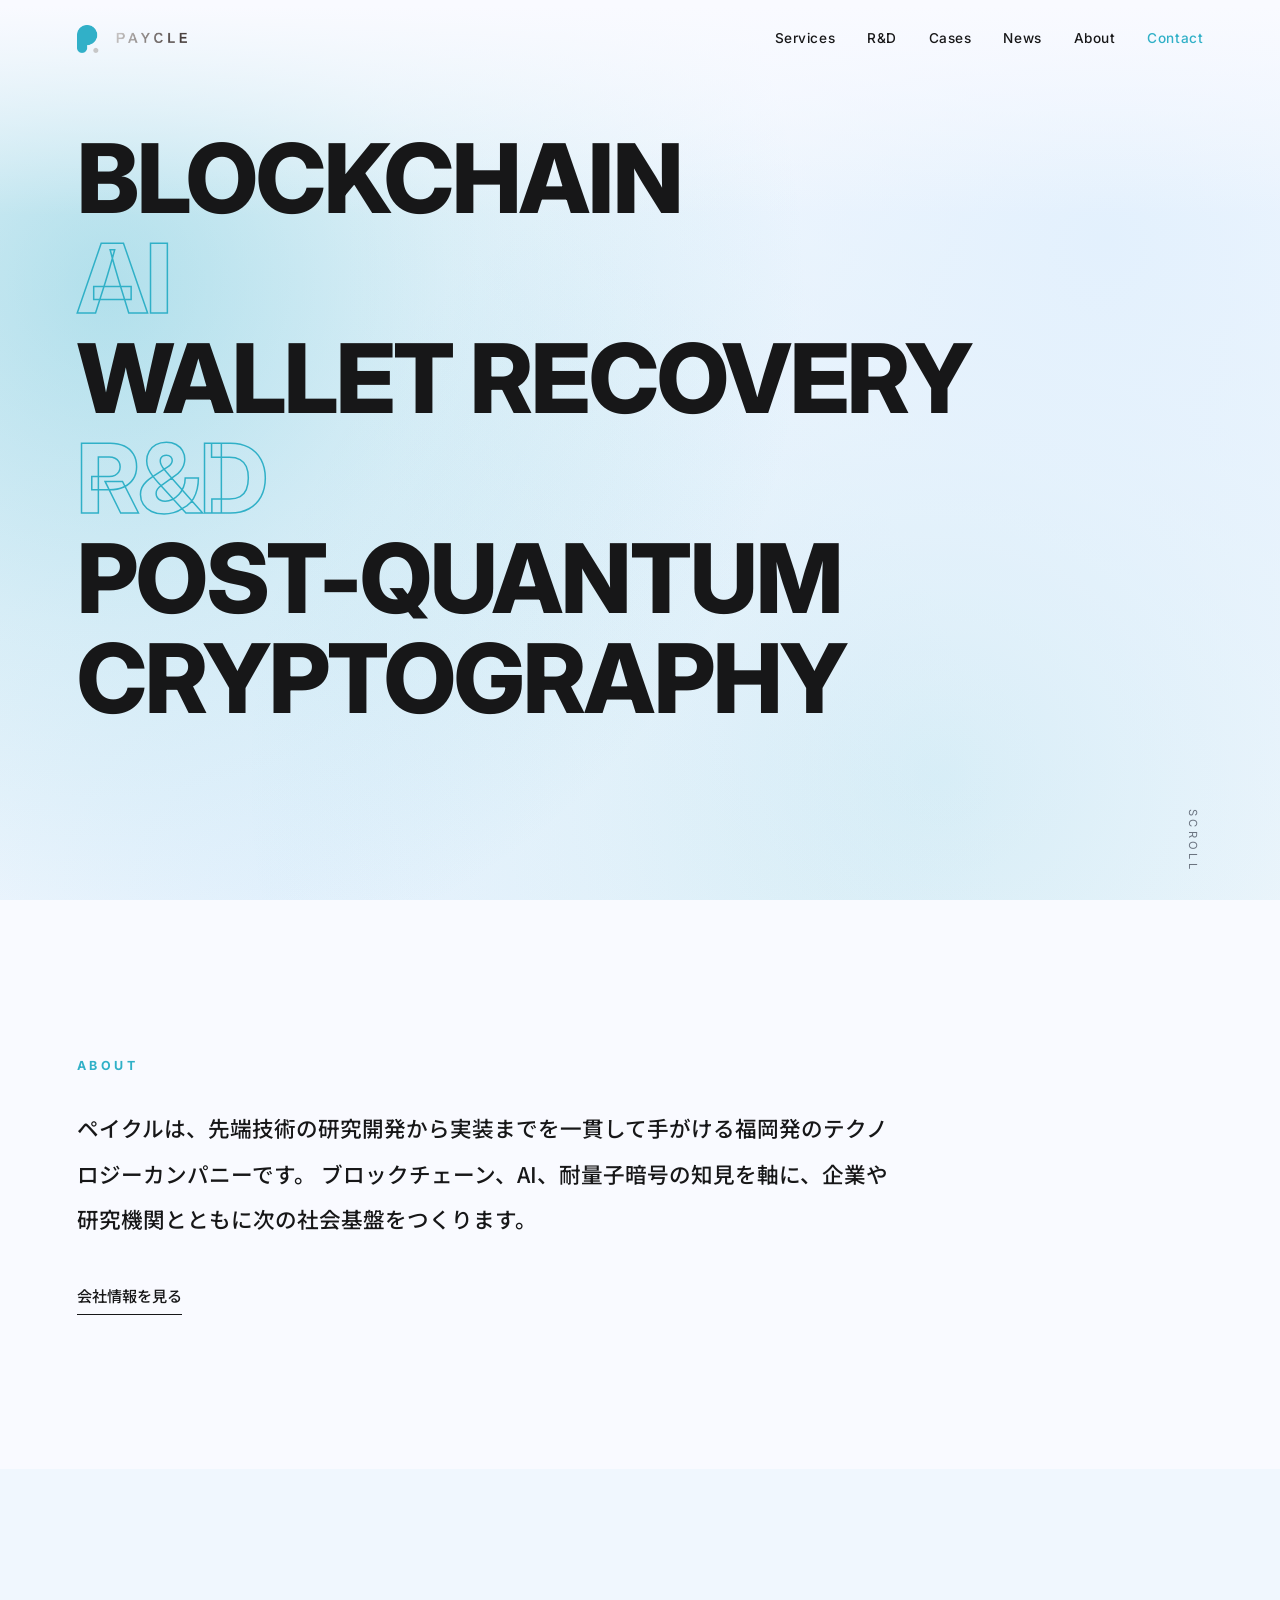
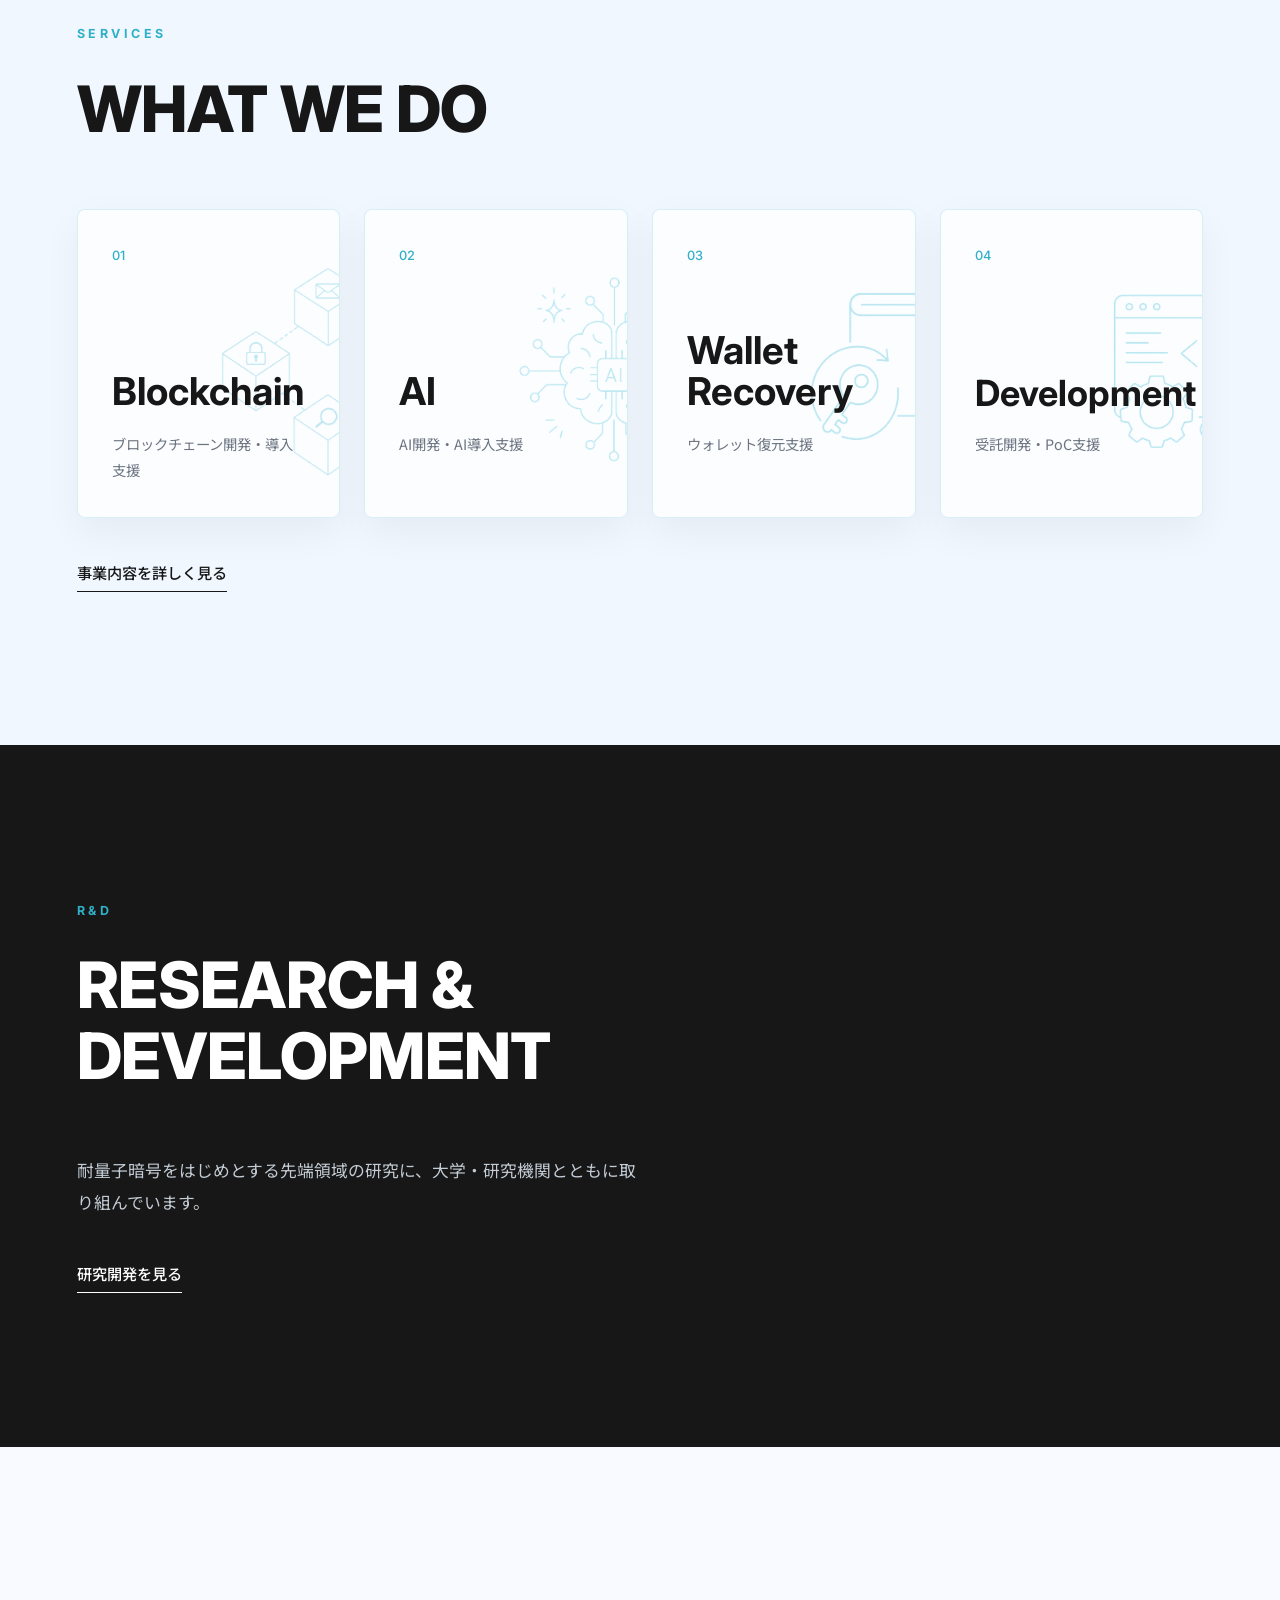
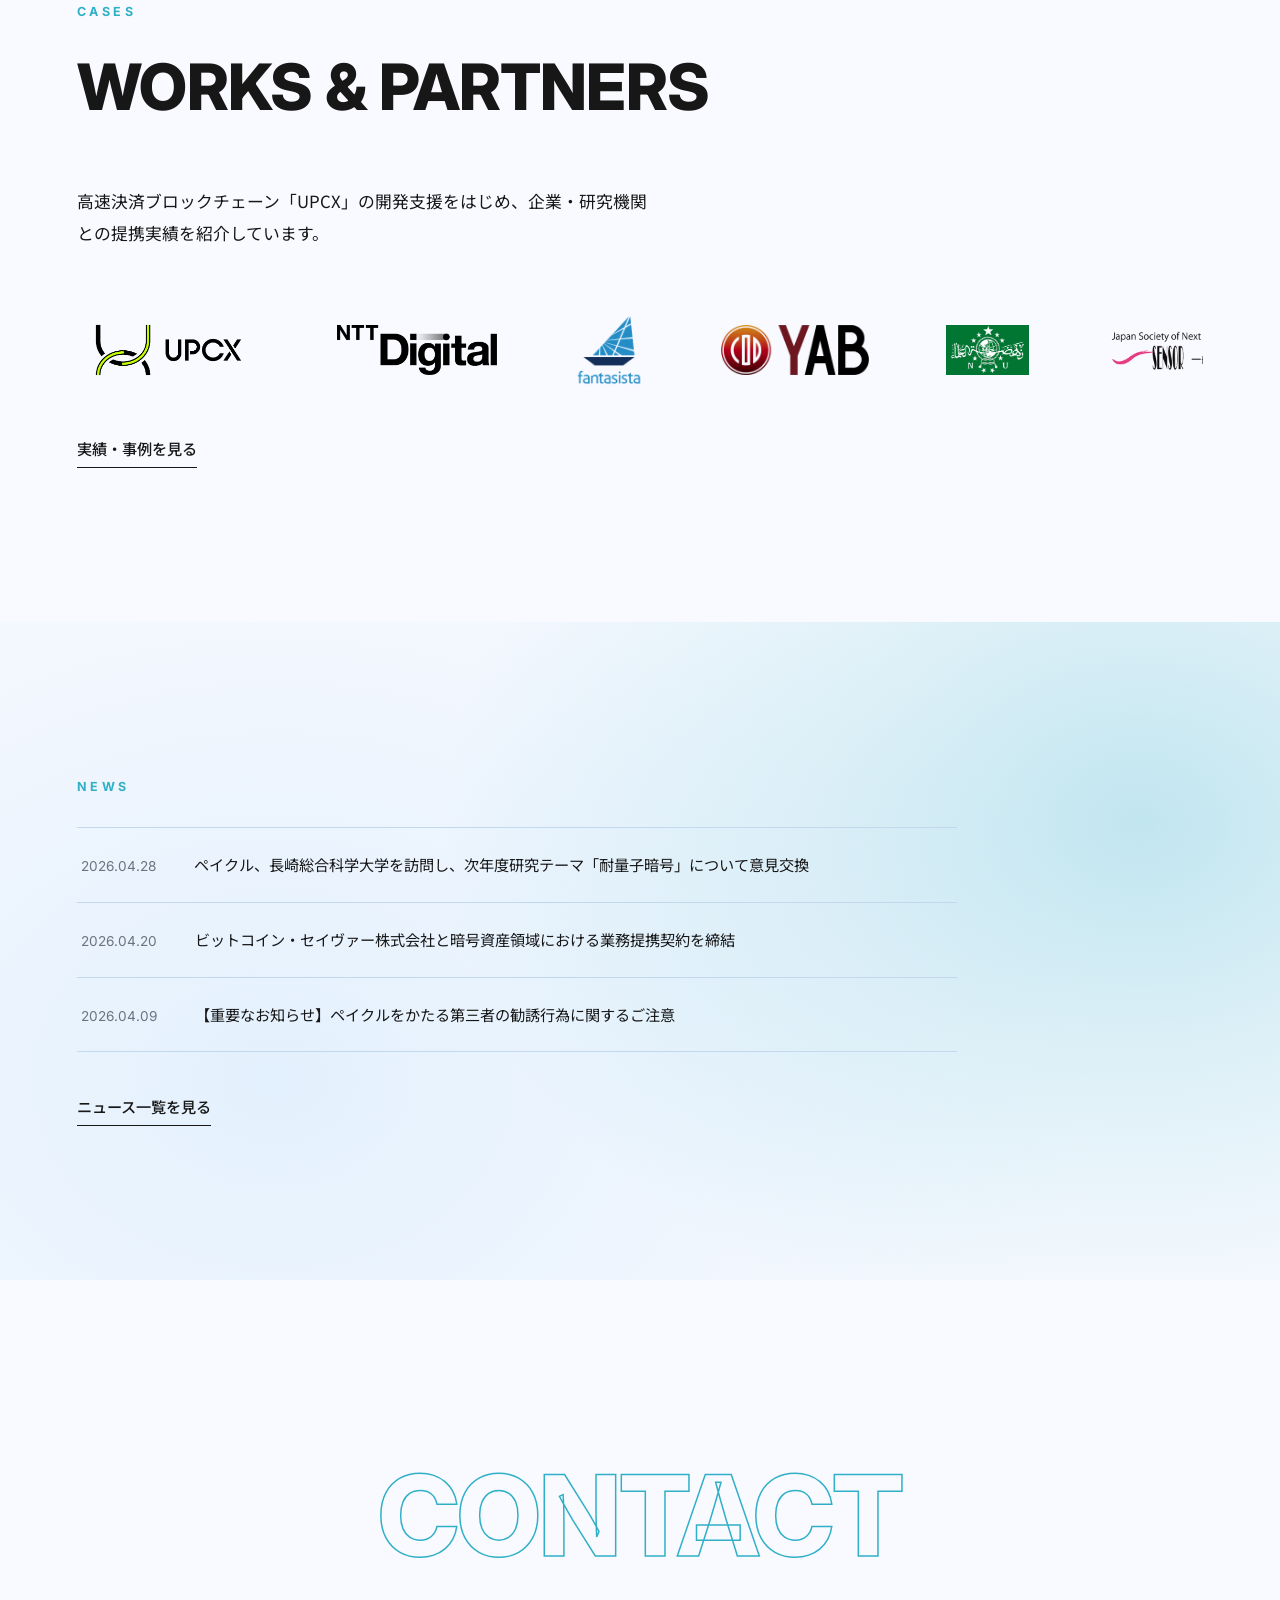
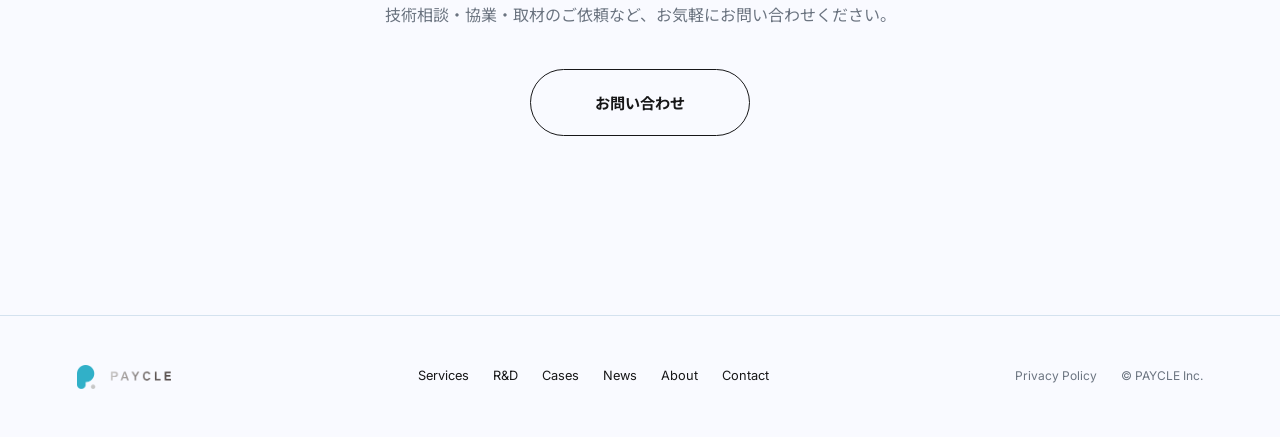
<file: index.html>
<!DOCTYPE html>
<html lang="ja">
<head>
  <meta charset="UTF-8">
  <meta name="viewport" content="width=device-width, initial-scale=1.0">
  <title>PAYCLE | ブロックチェーン・AI・耐量子暗号の研究開発と社会実装</title>
  <meta name="description" content="株式会社ペイクル（PAYCLE）は、ブロックチェーン・AI・耐量子暗号の研究開発と社会実装を支援する技術パートナーです。">
  <link rel="preconnect" href="https://fonts.googleapis.com">
  <link rel="preconnect" href="https://fonts.gstatic.com" crossorigin>
  <link href="https://fonts.googleapis.com/css2?family=Inter:wght@400;500;700;800&family=Noto+Sans+JP:wght@400;500;700&display=swap" rel="stylesheet">
  <link rel="stylesheet" href="css/style.css">
</head>
<body>

  <header class="site-header">
    <a href="index.html" class="logo"><img src="images/logo.png" alt="PAYCLE"></a>
    <nav class="global-nav" id="globalNav">
      <a href="services.html">Services</a>
      <a href="rd.html">R&amp;D</a>
      <a href="cases.html">Cases</a>
      <a href="news.html">News</a>
      <a href="about.html">About</a>
      <a href="contact.html" class="nav-contact">Contact</a>
    </nav>
    <button class="nav-toggle" id="navToggle" aria-label="メニューを開く" aria-expanded="false">
      <span></span><span></span>
    </button>
  </header>

  <main>

    <!-- 1. ファーストビュー / 2. 大きな英字カテゴリ表示 -->
    <section class="hero">
      <h1 class="hero-words" aria-label="Blockchain, AI, Wallet Recovery, R&D, Post-Quantum Cryptography">
        <span class="word">BLOCKCHAIN</span>
        <span class="word outline">AI</span>
        <span class="word">WALLET RECOVERY</span>
        <span class="word outline">R&amp;D</span>
        <span class="word">POST-QUANTUM<br>CRYPTOGRAPHY</span>
      </h1>
      <p class="hero-copy">
        ブロックチェーン・AI・耐量子暗号の<br class="sp-only">研究開発と社会実装を支援する技術パートナー。
      </p>
      <div class="hero-scroll" aria-hidden="true">SCROLL</div>
    </section>

    <!-- 3. PAYCLEの短い説明 -->
    <section class="intro reveal">
      <p class="section-label">ABOUT</p>
      <p class="intro-text">
        ペイクルは、先端技術の研究開発から実装までを一貫して手がける福岡発のテクノロジーカンパニーです。
        ブロックチェーン、AI、耐量子暗号の知見を軸に、企業や研究機関とともに次の社会基盤をつくります。
      </p>
      <a href="about.html" class="text-link">会社情報を見る</a>
    </section>

    <!-- 4. 主要サービスへの導線 -->
    <section class="services reveal">
      <p class="section-label">SERVICES</p>
      <h2 class="section-title-en">WHAT WE DO</h2>
      <ul class="service-list">
        <li>
          <a href="services.html#blockchain">
            <span class="service-num">01</span>
            <img class="service-image" src="images/index_blockchain.png" alt="" loading="lazy" aria-hidden="true">
            <span class="service-name">Blockchain</span>
            <span class="service-desc">ブロックチェーン開発・導入支援</span>
          </a>
        </li>
        <li>
          <a href="services.html#ai">
            <span class="service-num">02</span>
            <img class="service-image" src="images/index_ai.png" alt="" loading="lazy" aria-hidden="true">
            <span class="service-name">AI</span>
            <span class="service-desc">AI開発・AI導入支援</span>
          </a>
        </li>
        <li>
          <a href="services.html#wallet-recovery">
            <span class="service-num">03</span>
            <img class="service-image" src="images/index_wallet.png" alt="" loading="lazy" aria-hidden="true">
            <span class="service-name service-name--stacked">
              <span>Wallet</span>
              <span>Recovery</span>
            </span>
            <span class="service-desc">ウォレット復元支援</span>
          </a>
        </li>
        <li>
          <a href="services.html#development">
            <span class="service-num">04</span>
            <img class="service-image" src="images/index_development.png" alt="" loading="lazy" aria-hidden="true">
            <span class="service-name service-name--development">Development</span>
            <span class="service-desc">受託開発・PoC支援</span>
          </a>
        </li>
      </ul>
      <a href="services.html" class="text-link">事業内容を詳しく見る</a>
    </section>

    <!-- 5. 研究開発・R&Dへの導線 -->
    <section class="rd reveal">
      <div class="rd-inner">
        <p class="section-label light">R&amp;D</p>
        <h2 class="section-title-en light">RESEARCH &amp;<br>DEVELOPMENT</h2>
        <p class="rd-text">
          耐量子暗号をはじめとする先端領域の研究に、大学・研究機関とともに取り組んでいます。
        </p>
        <a href="rd.html" class="text-link light">研究開発を見る</a>
      </div>
    </section>

    <!-- 6. 実績・事例への導線 -->
    <section class="cases reveal">
      <p class="section-label">CASES</p>
      <h2 class="section-title-en">WORKS &amp; PARTNERS</h2>
      <p class="cases-text">
        高速決済ブロックチェーン「UPCX」の開発支援をはじめ、企業・研究機関との提携実績を紹介しています。
      </p>
      <div class="logo-marquee" aria-hidden="true">
        <div class="logo-track">
          <img class="logo-xl" src="images/cases_upcx.png" alt="">
          <img src="images/cases_ntt.webp" alt="">
          <img class="logo-lg" src="images/cases_fantasista.png" alt="">
          <img src="images/cases_yab.png" alt="">
          <img src="images/cases_nu.jpg" alt="">
          <img src="images/cases_jisedai.png" alt="">
          <img src="images/cases_nas.png" alt="">
          <!-- ループを途切れさせないための複製（2セット目） -->
          <img class="logo-xl" src="images/cases_upcx.png" alt="">
          <img src="images/cases_ntt.webp" alt="">
          <img class="logo-lg" src="images/cases_fantasista.png" alt="">
          <img src="images/cases_yab.png" alt="">
          <img src="images/cases_nu.jpg" alt="">
          <img src="images/cases_jisedai.png" alt="">
          <img src="images/cases_nas.png" alt="">
        </div>
      </div>
      <a href="cases.html" class="text-link">実績・事例を見る</a>
    </section>

    <!-- 7. 最新ニュース -->
    <section class="news reveal">
      <p class="section-label">NEWS</p>
      <ul class="news-list">
        <li>
          <a href="https://www.paycle.com/news/nias-meeting-about-post-quantum-cryptography/" target="_blank" rel="noopener">
            <time datetime="2026-04-28">2026.04.28</time>
            <span>ペイクル、長崎総合科学大学を訪問し、次年度研究テーマ「耐量子暗号」について意見交換</span>
          </a>
        </li>
        <li>
          <a href="https://www.paycle.com/news/partnership-paycle-bitcoin-savior/" target="_blank" rel="noopener">
            <time datetime="2026-04-20">2026.04.20</time>
            <span>ビットコイン・セイヴァー株式会社と暗号資産領域における業務提携契約を締結</span>
          </a>
        </li>
        <li>
          <a href="https://www.paycle.com/news/about-fraudulent-solicitations-2026/" target="_blank" rel="noopener">
            <time datetime="2026-04-09">2026.04.09</time>
            <span>【重要なお知らせ】ペイクルをかたる第三者の勧誘行為に関するご注意</span>
          </a>
        </li>
      </ul>
      <a href="news.html" class="text-link">ニュース一覧を見る</a>
    </section>

    <!-- 8. お問い合わせ導線 -->
    <section class="contact-cta reveal">
      <h2 class="contact-title">CONTACT</h2>
      <p class="contact-text">技術相談・協業・取材のご依頼など、お気軽にお問い合わせください。</p>
      <a href="contact.html" class="contact-button">お問い合わせ</a>
    </section>

  </main>

  <footer class="site-footer">
    <div class="footer-inner">
      <p class="footer-logo"><img src="images/logo.png" alt="PAYCLE"></p>
      <nav class="footer-nav">
        <a href="services.html">Services</a>
        <a href="rd.html">R&amp;D</a>
        <a href="cases.html">Cases</a>
        <a href="news.html">News</a>
        <a href="about.html">About</a>
        <a href="contact.html">Contact</a>
      </nav>
      <div class="footer-legal">
        <a href="privacy-policy.html">Privacy Policy</a>
        <p class="copyright">&copy; PAYCLE Inc.</p>
      </div>
    </div>
  </footer>

  <script src="js/main.js"></script>
</body>
</html>
</file>
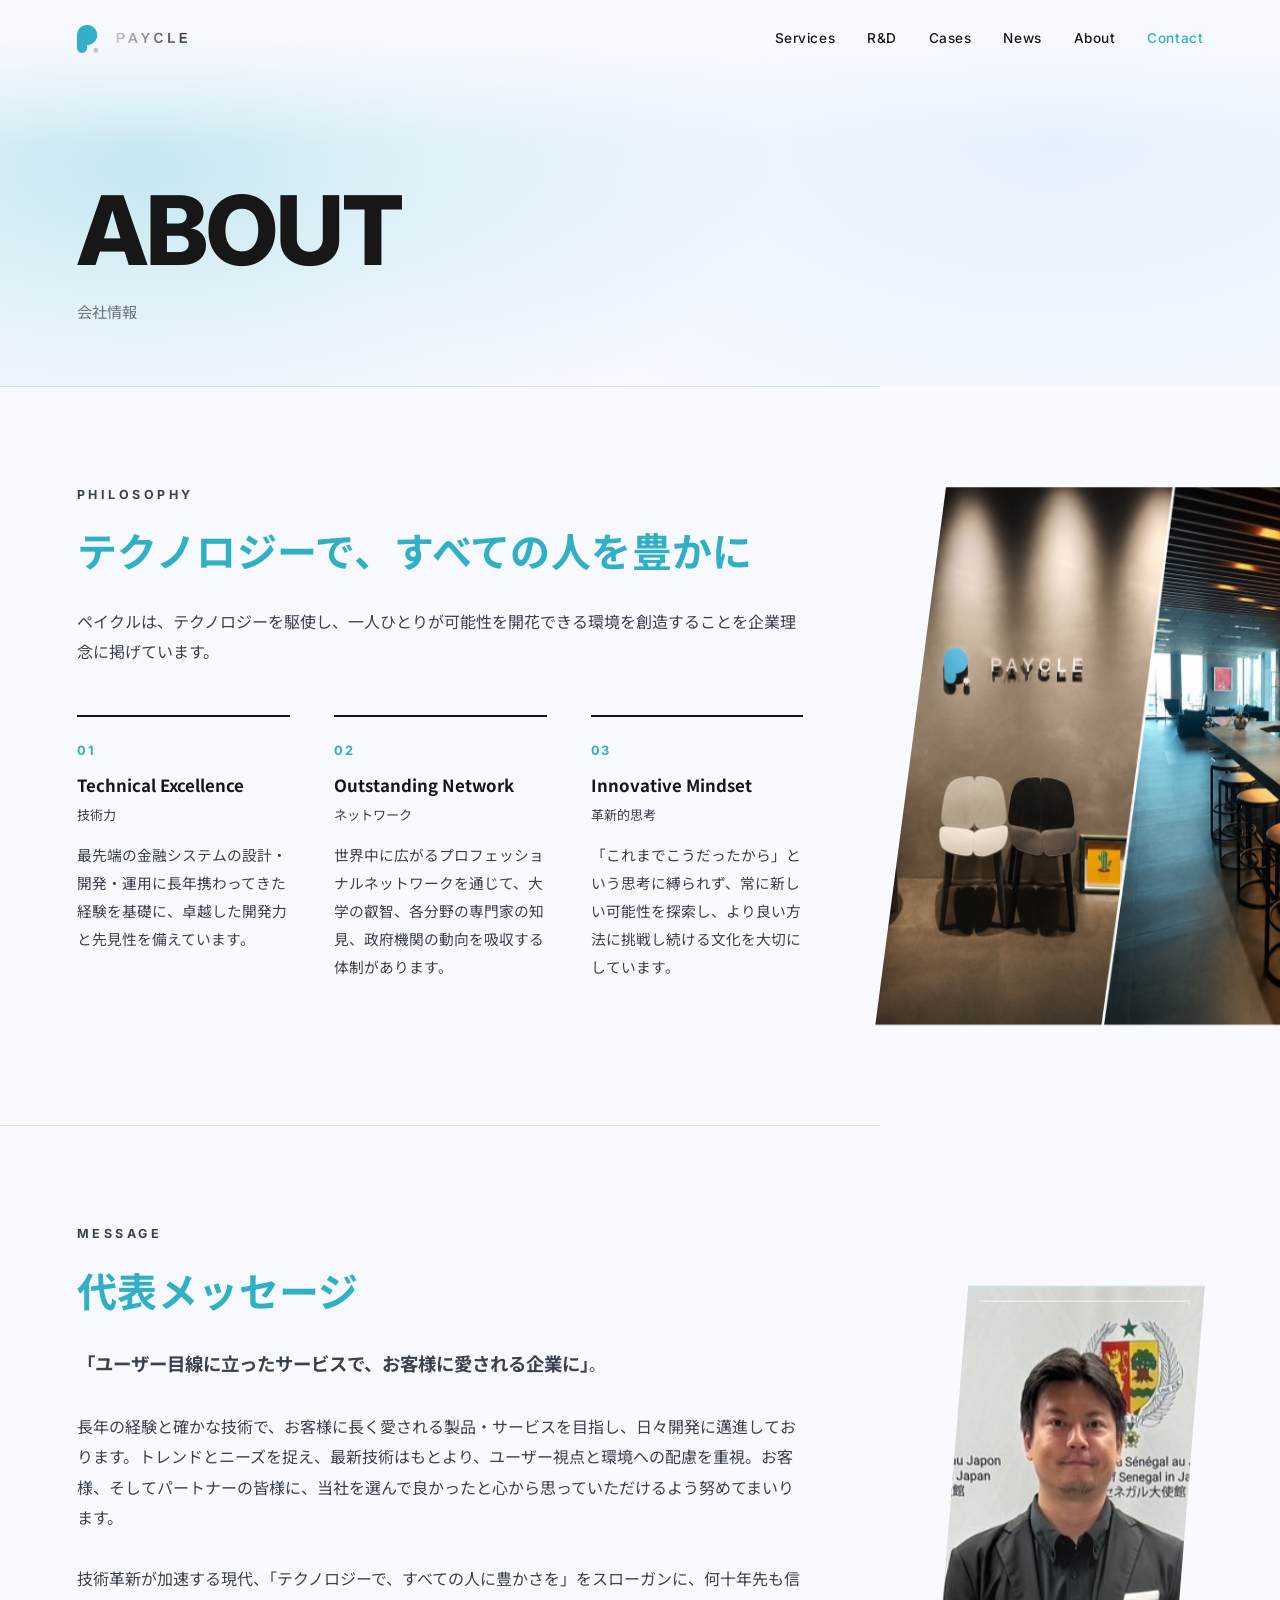
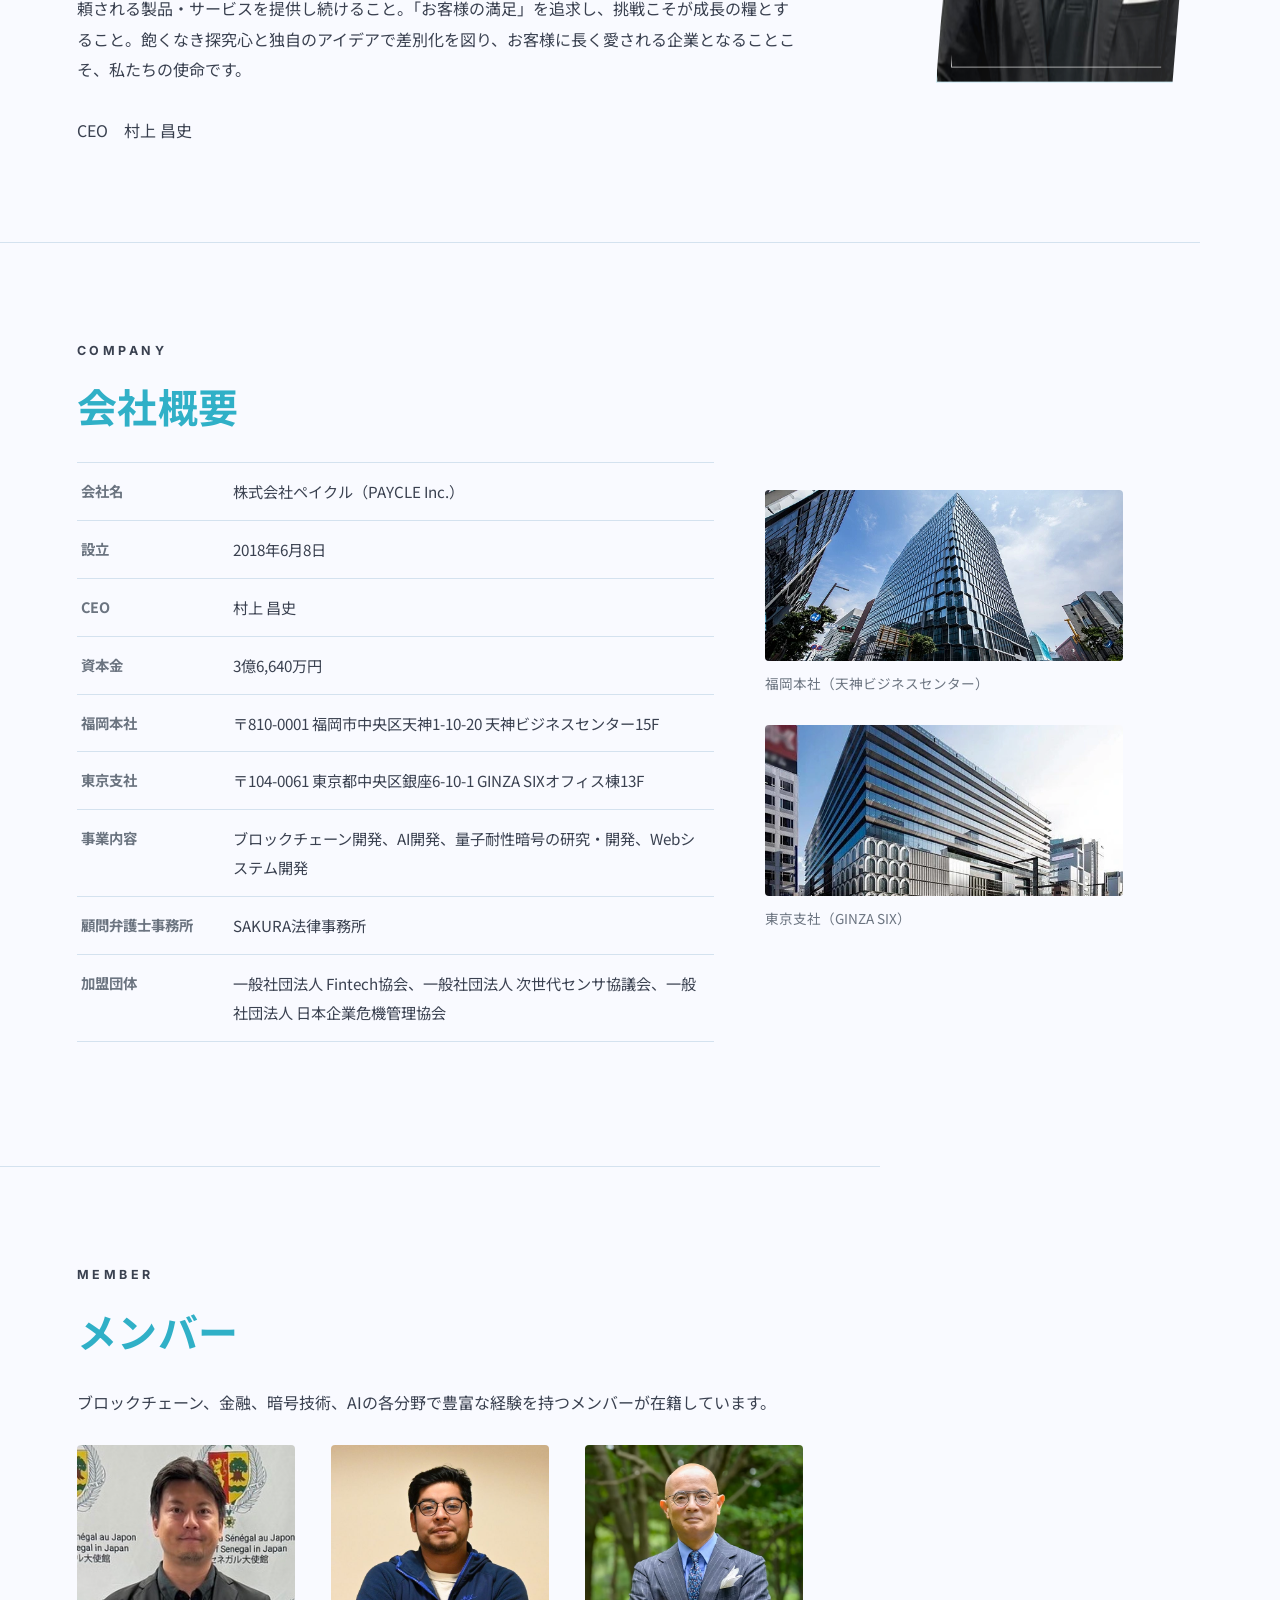
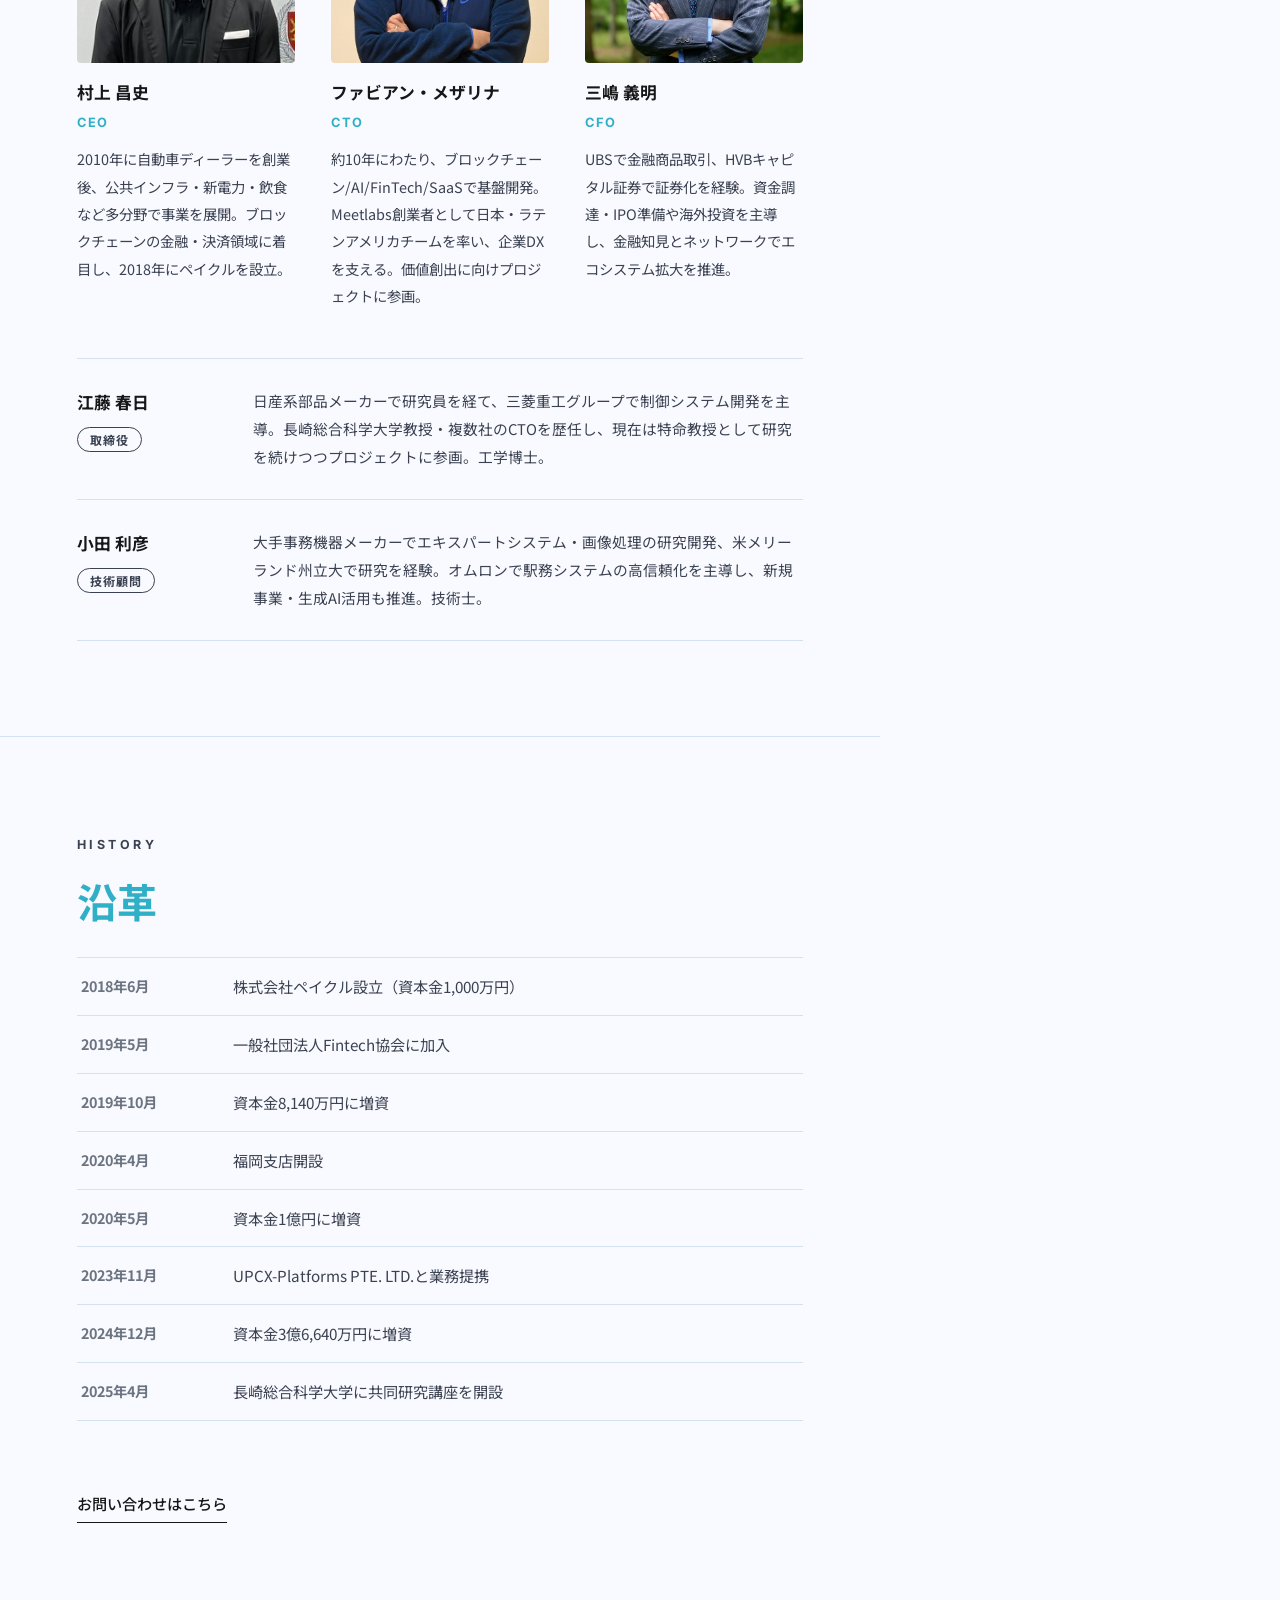
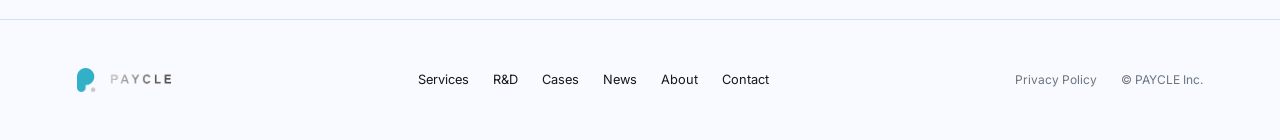
<file: about.html>
<!DOCTYPE html>
<html lang="ja">
<head>
  <meta charset="UTF-8">
  <meta name="viewport" content="width=device-width, initial-scale=1.0">
  <title>About | PAYCLE</title>
  <meta name="description" content="株式会社ペイクル（PAYCLE）の会社情報。会社概要、代表メッセージ、メンバー、沿革。">
  <link rel="preconnect" href="https://fonts.googleapis.com">
  <link rel="preconnect" href="https://fonts.gstatic.com" crossorigin>
  <link href="https://fonts.googleapis.com/css2?family=Inter:wght@400;500;700;800&family=Noto+Sans+JP:wght@400;500;700&display=swap" rel="stylesheet">
  <link rel="stylesheet" href="css/style.css">
</head>
<body>

  <header class="site-header">
    <a href="index.html" class="logo"><img src="images/logo.png" alt="PAYCLE"></a>
    <nav class="global-nav" id="globalNav">
      <a href="services.html">Services</a>
      <a href="rd.html">R&amp;D</a>
      <a href="cases.html">Cases</a>
      <a href="news.html">News</a>
      <a href="about.html">About</a>
      <a href="contact.html" class="nav-contact">Contact</a>
    </nav>
    <button class="nav-toggle" id="navToggle" aria-label="メニューを開く" aria-expanded="false">
      <span></span><span></span>
    </button>
  </header>

  <main>
    <div class="page-hero">
      <h1 class="page-title-en">ABOUT</h1>
      <p class="page-title-jp">会社情報</p>
    </div>

    <section class="page-section" id="philosophy">
      <p class="section-label">PHILOSOPHY</p>
      <h2>テクノロジーで、すべての人を豊かに</h2>
      <p>
        ペイクルは、テクノロジーを駆使し、一人ひとりが可能性を開花できる環境を創造することを企業理念に掲げています。
      </p>
      <ul class="value-list">
        <li>
          <span class="value-num">01</span>
          <h3 class="value-title">Technical Excellence</h3>
          <p class="value-label">技術力</p>
          <p class="value-desc">最先端の金融システムの設計・開発・運用に長年携わってきた経験を基礎に、卓越した開発力と先見性を備えています。</p>
        </li>
        <li>
          <span class="value-num">02</span>
          <h3 class="value-title">Outstanding Network</h3>
          <p class="value-label">ネットワーク</p>
          <p class="value-desc">世界中に広がるプロフェッショナルネットワークを通じて、大学の叡智、各分野の専門家の知見、政府機関の動向を吸収する体制があります。</p>
        </li>
        <li>
          <span class="value-num">03</span>
          <h3 class="value-title">Innovative Mindset</h3>
          <p class="value-label">革新的思考</p>
          <p class="value-desc">「これまでこうだったから」という思考に縛られず、常に新しい可能性を探索し、より良い方法に挑戦し続ける文化を大切にしています。</p>
        </li>
      </ul>
      <figure class="philosophy-feature-image">
        <img src="images/about_philosophy.png" alt="PAYCLEオフィス" loading="lazy">
      </figure>
    </section>

    <section class="page-section" id="message">
      <p class="section-label">MESSAGE</p>
      <h2>代表メッセージ</h2>
      <p>
        <strong class="message-lead">「ユーザー目線に立ったサービスで、お客様に愛される企業に」</strong>。
      </p>
      <br>
      <p>
        長年の経験と確かな技術で、お客様に長く愛される製品・サービスを目指し、日々開発に邁進しております。トレンドとニーズを捉え、最新技術はもとより、ユーザー視点と環境への配慮を重視。お客様、そしてパートナーの皆様に、当社を選んで良かったと心から思っていただけるよう努めてまいります。
      </p>
      <br>
      <p>
        技術革新が加速する現代、「テクノロジーで、すべての人に豊かさを」をスローガンに、何十年先も信頼される製品・サービスを提供し続けること。「お客様の満足」を追求し、挑戦こそが成長の糧とすること。飽くなき探究心と独自のアイデアで差別化を図り、お客様に長く愛される企業となることこそ、私たちの使命です。
      </p>
      <br>
      <p>CEO　村上 昌史</p>
      <figure class="message-portrait">
        <img src="images/about_message.jpg" alt="村上 昌史" loading="lazy">
      </figure>
    </section>

    <section class="page-section company-wide" id="company">
      <p class="section-label">COMPANY</p>
      <h2>会社概要</h2>
      <div class="company-columns">
        <dl class="fact-list">
          <div><dt>会社名</dt><dd>株式会社ペイクル（PAYCLE Inc.）</dd></div>
          <div><dt>設立</dt><dd>2018年6月8日</dd></div>
          <div><dt>CEO</dt><dd>村上 昌史</dd></div>
          <div><dt>資本金</dt><dd>3億6,640万円</dd></div>
          <div><dt>福岡本社</dt><dd>〒810-0001 福岡市中央区天神1-10-20 天神ビジネスセンター15F</dd></div>
          <div><dt>東京支社</dt><dd>〒104-0061 東京都中央区銀座6-10-1 GINZA SIXオフィス棟13F</dd></div>
          <div><dt>事業内容</dt><dd>ブロックチェーン開発、AI開発、量子耐性暗号の研究・開発、Webシステム開発</dd></div>
          <div><dt>顧問弁護士事務所</dt><dd>SAKURA法律事務所</dd></div>
          <div><dt>加盟団体</dt><dd>一般社団法人 Fintech協会、一般社団法人 次世代センサ協議会、一般社団法人 日本企業危機管理協会</dd></div>
        </dl>
        <div class="company-photos">
          <figure>
            <img src="images/about_fukuoka.webp" alt="福岡本社が入居する天神ビジネスセンター" loading="lazy">
            <figcaption>福岡本社（天神ビジネスセンター）</figcaption>
          </figure>
          <figure>
            <img src="images/about_tokyo.webp" alt="東京支社が入居するGINZA SIX" loading="lazy">
            <figcaption>東京支社（GINZA SIX）</figcaption>
          </figure>
        </div>
      </div>
    </section>

    <section class="page-section" id="member">
      <p class="section-label">MEMBER</p>
      <h2>メンバー</h2>
      <p>
        ブロックチェーン、金融、暗号技術、AIの各分野で豊富な経験を持つメンバーが在籍しています。
      </p>
      <ul class="member-grid">
        <li>
          <div class="member-photo"><img src="images/about_message.jpg" alt="村上 昌史" loading="lazy"></div>
          <h3>村上 昌史</h3>
          <p class="member-role">CEO</p>
          <p>2010年に自動車ディーラーを創業後、公共インフラ・新電力・飲食など多分野で事業を展開。ブロックチェーンの金融・決済領域に着目し、2018年にペイクルを設立。</p>
        </li>
        <li>
          <div class="member-photo"><img src="images/about_cto.jpg" alt="ファビアン・メザリナ" loading="lazy"></div>
          <h3>ファビアン・メザリナ</h3>
          <p class="member-role">CTO</p>
          <p>約10年にわたり、ブロックチェーン/AI/FinTech/SaaSで基盤開発。Meetlabs創業者として日本・ラテンアメリカチームを率い、企業DXを支える。価値創出に向けプロジェクトに参画。</p>
        </li>
        <li>
          <div class="member-photo"><img src="images/about_cfo.png" alt="三嶋 義明" loading="lazy"></div>
          <h3>三嶋 義明</h3>
          <p class="member-role">CFO</p>
          <p>UBSで金融商品取引、HVBキャピタル証券で証券化を経験。資金調達・IPO準備や海外投資を主導し、金融知見とネットワークでエコシステム拡大を推進。</p>
        </li>
      </ul>
      <ul class="advisor-list">
        <li>
          <div class="advisor-head">
            <h3>江藤 春日</h3>
            <p class="advisor-role">取締役</p>
          </div>
          <p class="advisor-desc">日産系部品メーカーで研究員を経て、三菱重工グループで制御システム開発を主導。長崎総合科学大学教授・複数社のCTOを歴任し、現在は特命教授として研究を続けつつプロジェクトに参画。工学博士。</p>
        </li>
        <li>
          <div class="advisor-head">
            <h3>小田 利彦</h3>
            <p class="advisor-role">技術顧問</p>
          </div>
          <p class="advisor-desc">大手事務機器メーカーでエキスパートシステム・画像処理の研究開発、米メリーランド州立大で研究を経験。オムロンで駅務システムの高信頼化を主導し、新規事業・生成AI活用も推進。技術士。</p>
        </li>
      </ul>
    </section>

    <section class="page-section" id="history">
      <p class="section-label">HISTORY</p>
      <h2>沿革</h2>
      <dl class="fact-list">
        <div><dt>2018年6月</dt><dd>株式会社ペイクル設立（資本金1,000万円）</dd></div>
        <div><dt>2019年5月</dt><dd>一般社団法人Fintech協会に加入</dd></div>
        <div><dt>2019年10月</dt><dd>資本金8,140万円に増資</dd></div>
        <div><dt>2020年4月</dt><dd>福岡支店開設</dd></div>
        <div><dt>2020年5月</dt><dd>資本金1億円に増資</dd></div>
        <div><dt>2023年11月</dt><dd>UPCX-Platforms PTE. LTD.と業務提携</dd></div>
        <div><dt>2024年12月</dt><dd>資本金3億6,640万円に増資</dd></div>
        <div><dt>2025年4月</dt><dd>長崎総合科学大学に共同研究講座を開設</dd></div>
      </dl>
      <a href="contact.html" class="text-link">お問い合わせはこちら</a>
    </section>
  </main>

  <footer class="site-footer">
    <div class="footer-inner">
      <p class="footer-logo"><img src="images/logo.png" alt="PAYCLE"></p>
      <nav class="footer-nav">
        <a href="services.html">Services</a>
        <a href="rd.html">R&amp;D</a>
        <a href="cases.html">Cases</a>
        <a href="news.html">News</a>
        <a href="about.html">About</a>
        <a href="contact.html">Contact</a>
      </nav>
      <div class="footer-legal">
        <a href="privacy-policy.html">Privacy Policy</a>
        <p class="copyright">&copy; PAYCLE Inc.</p>
      </div>
    </div>
  </footer>

  <script src="js/main.js"></script>
</body>
</html>
</file>
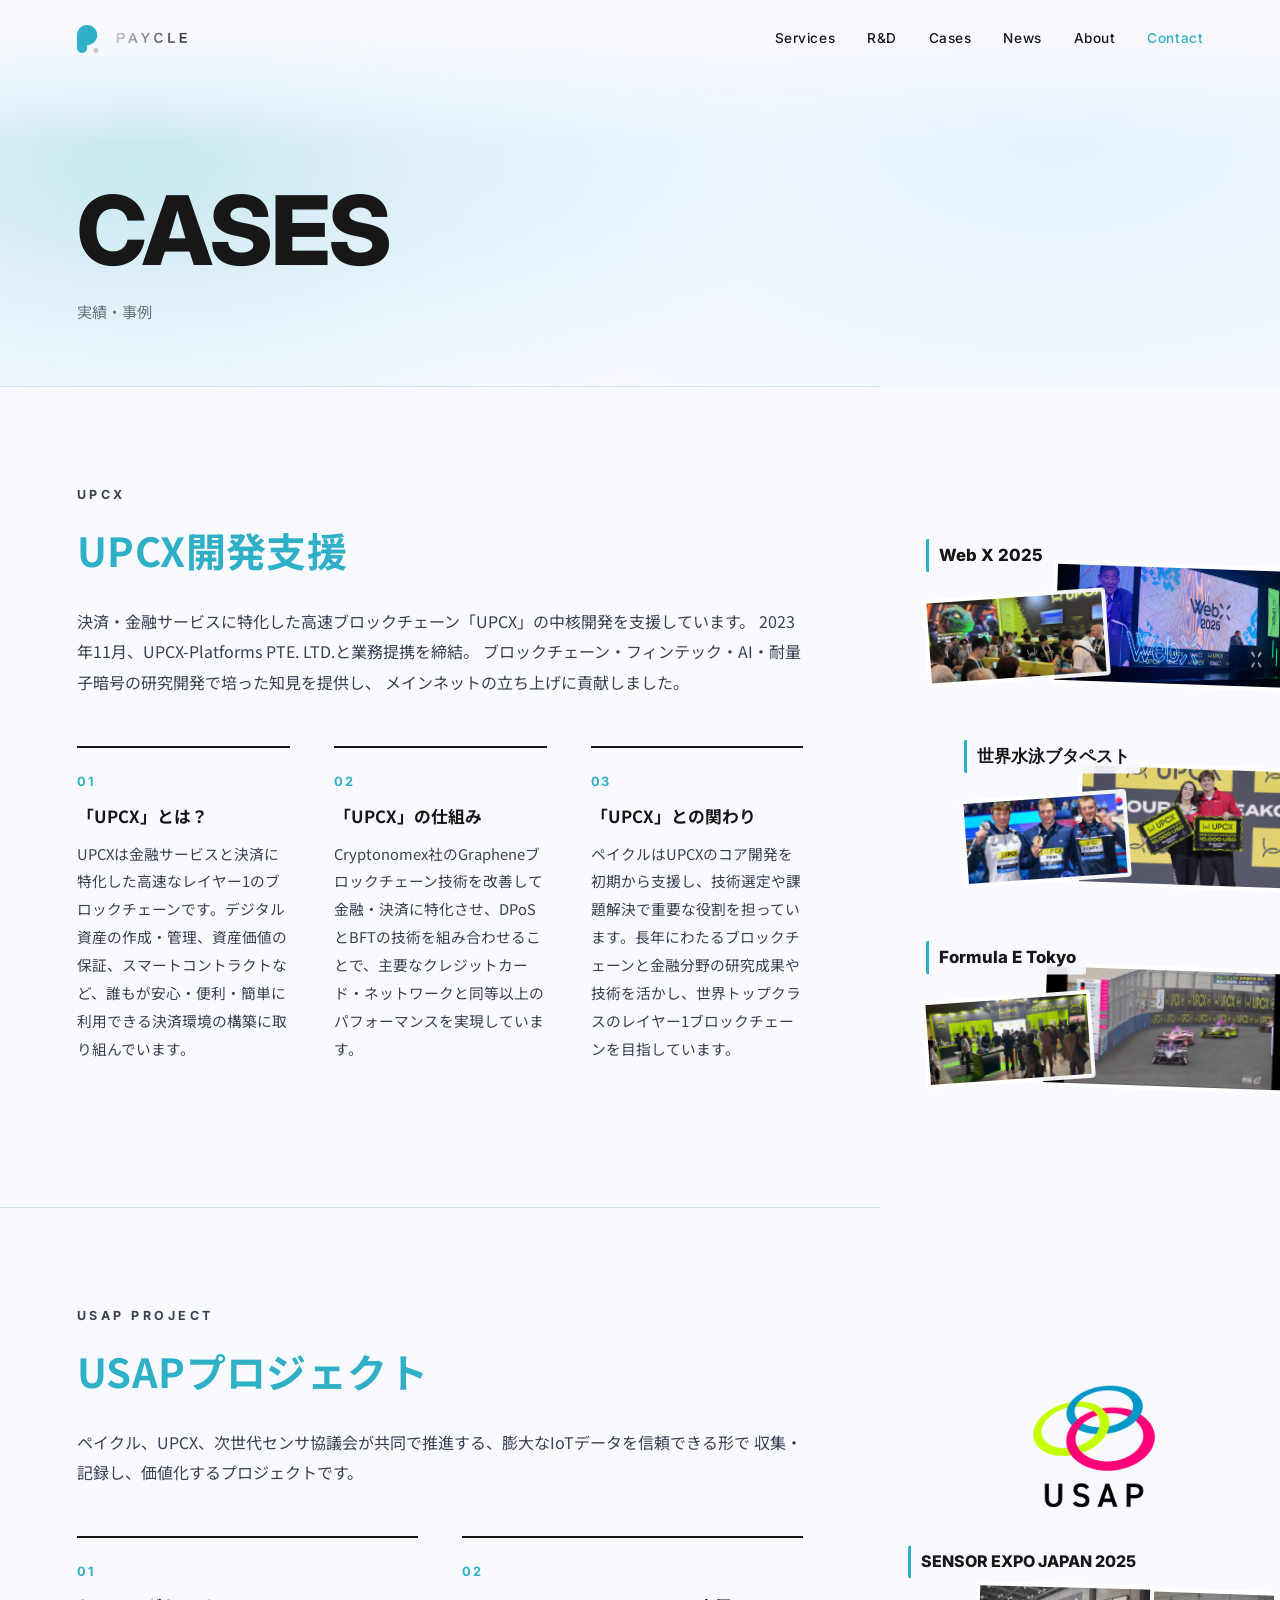
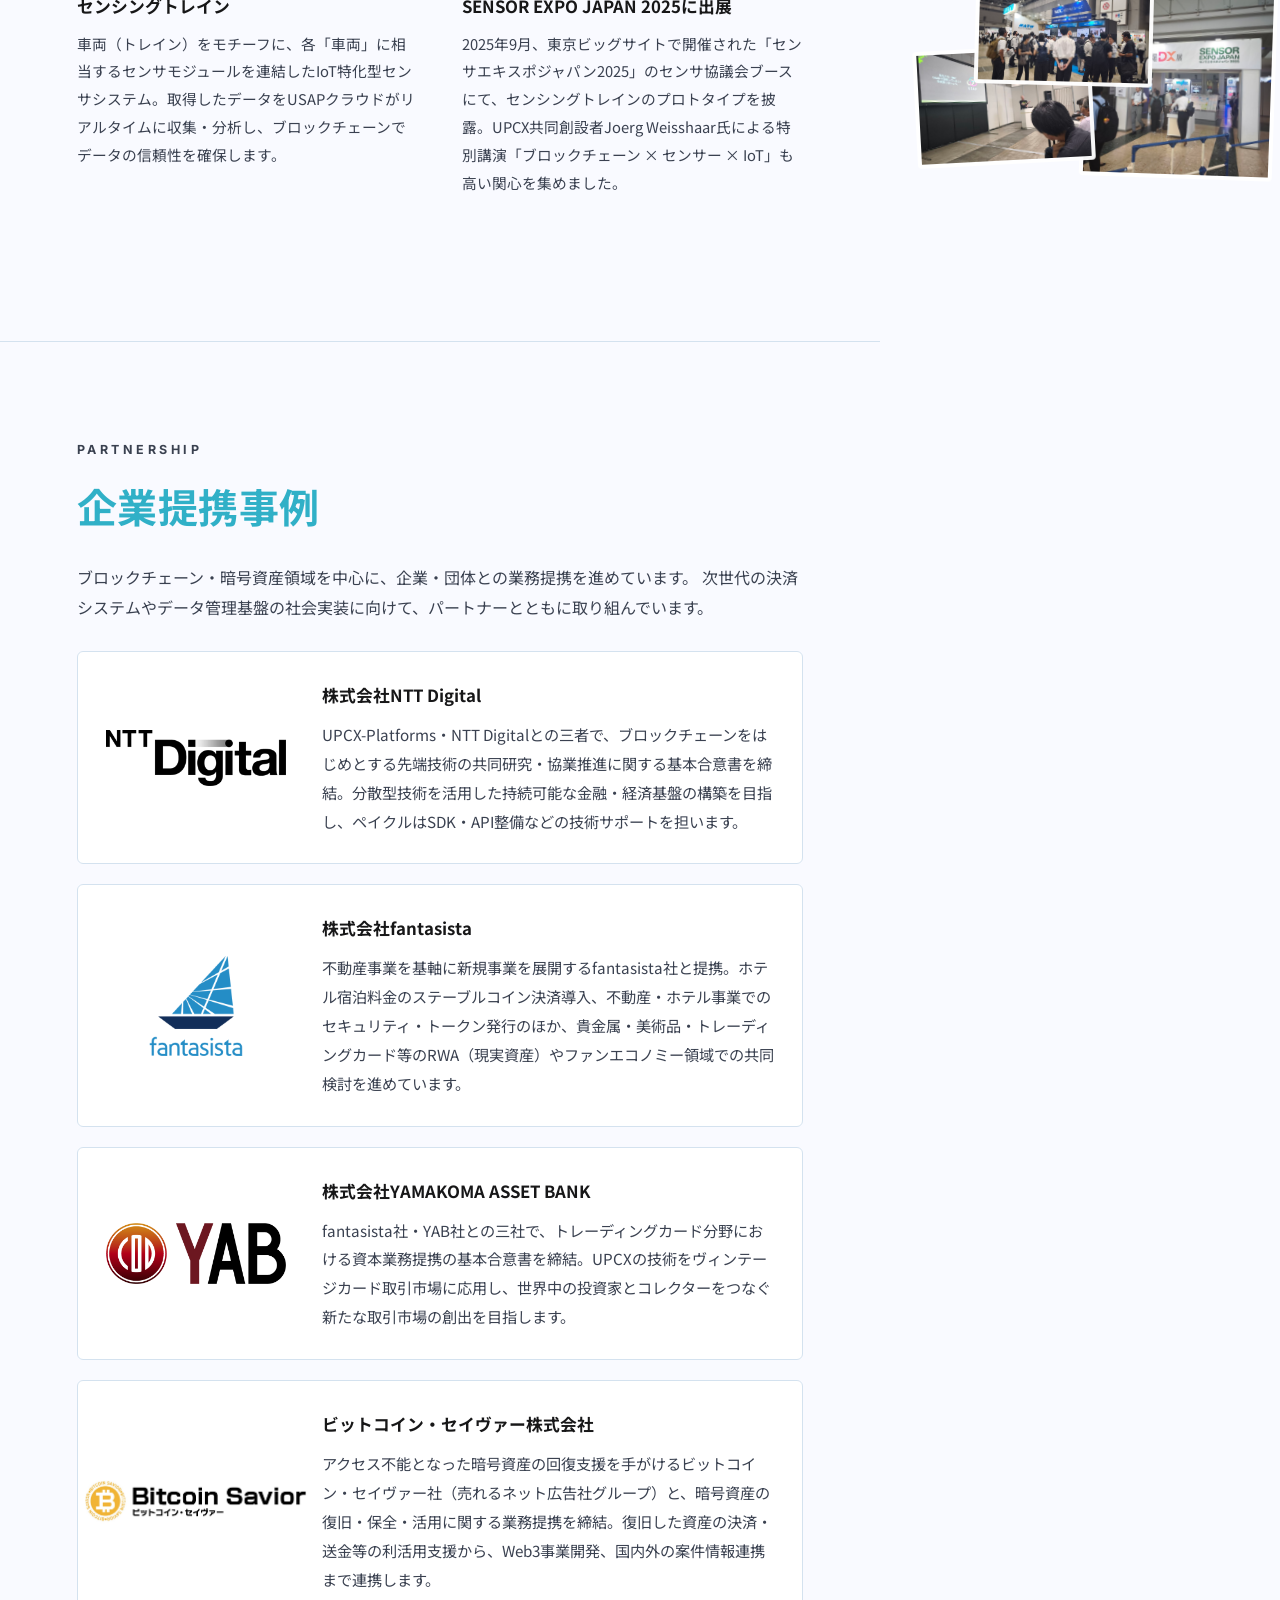
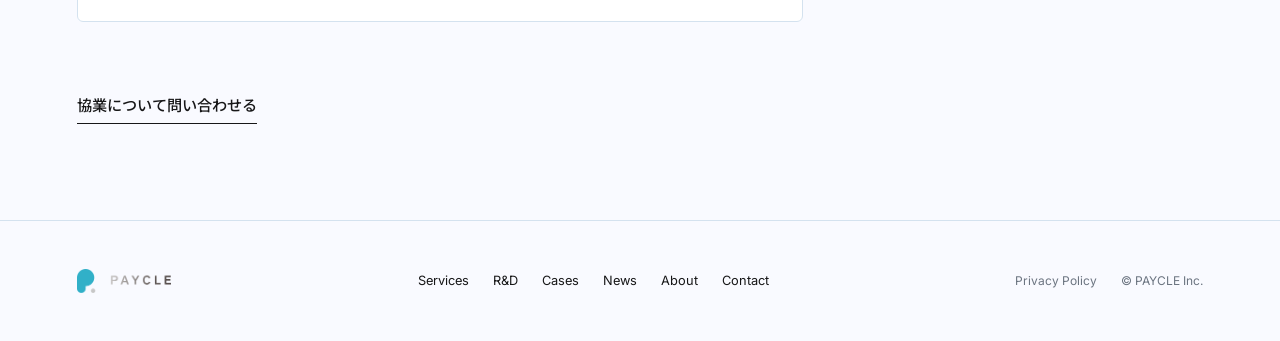
<file: cases.html>
<!DOCTYPE html>
<html lang="ja">
<head>
  <meta charset="UTF-8">
  <meta name="viewport" content="width=device-width, initial-scale=1.0">
  <title>Cases | PAYCLE</title>
  <meta name="description" content="ペイクルの実績・事例。UPCX開発支援、USAPプロジェクト、NTT Digital・fantasista・ビットコイン・セイヴァーなどとの企業提携事例。">
  <link rel="preconnect" href="https://fonts.googleapis.com">
  <link rel="preconnect" href="https://fonts.gstatic.com" crossorigin>
  <link href="https://fonts.googleapis.com/css2?family=Inter:wght@400;500;700;800&family=Noto+Sans+JP:wght@400;500;700&display=swap" rel="stylesheet">
  <link rel="stylesheet" href="css/style.css">
</head>
<body class="cases-page">

  <header class="site-header">
    <a href="index.html" class="logo"><img src="images/logo.png" alt="PAYCLE"></a>
    <nav class="global-nav" id="globalNav">
      <a href="services.html">Services</a>
      <a href="rd.html">R&amp;D</a>
      <a href="cases.html">Cases</a>
      <a href="news.html">News</a>
      <a href="about.html">About</a>
      <a href="contact.html" class="nav-contact">Contact</a>
    </nav>
    <button class="nav-toggle" id="navToggle" aria-label="メニューを開く" aria-expanded="false">
      <span></span><span></span>
    </button>
  </header>

  <main>
    <div class="page-hero">
      <h1 class="page-title-en">CASES</h1>
      <p class="page-title-jp">実績・事例</p>
    </div>

    <section class="page-section" id="upcx">
      <p class="section-label">UPCX</p>
      <h2>UPCX開発支援</h2>
      <p>
        決済・金融サービスに特化した高速ブロックチェーン「UPCX」の中核開発を支援しています。
        2023年11月、UPCX-Platforms PTE. LTD.と業務提携を締結。
        ブロックチェーン・フィンテック・AI・耐量子暗号の研究開発で培った知見を提供し、
        メインネットの立ち上げに貢献しました。
      </p>
      <ul class="value-list">
        <li>
          <span class="value-num">01</span>
          <h3 class="value-title">「UPCX」とは？</h3>
          <p class="value-desc">UPCXは金融サービスと決済に特化した高速なレイヤー1のブロックチェーンです。デジタル資産の作成・管理、資産価値の保証、スマートコントラクトなど、誰もが安心・便利・簡単に利用できる決済環境の構築に取り組んでいます。</p>
        </li>
        <li>
          <span class="value-num">02</span>
          <h3 class="value-title">「UPCX」の仕組み</h3>
          <p class="value-desc">Cryptonomex社のGrapheneブロックチェーン技術を改善して金融・決済に特化させ、DPoSとBFTの技術を組み合わせることで、主要なクレジットカード・ネットワークと同等以上のパフォーマンスを実現しています。</p>
        </li>
        <li>
          <span class="value-num">03</span>
          <h3 class="value-title">「UPCX」との関わり</h3>
          <p class="value-desc">ペイクルはUPCXのコア開発を初期から支援し、技術選定や課題解決で重要な役割を担っています。長年にわたるブロックチェーンと金融分野の研究成果や技術を活かし、世界トップクラスのレイヤー1ブロックチェーンを目指しています。</p>
        </li>
      </ul>
      <aside class="upcx-event-showcase" aria-label="UPCX関連イベント">
        <article class="event-card">
          <h3>Web X 2025</h3>
          <div class="event-gallery" aria-hidden="true">
            <img src="images/cases_webx1.jpg" alt="" loading="lazy">
            <picture>
              <source srcset="images/cases_webx2.jpg" type="image/jpeg">
              <img src="images/cases_webx2.heic" alt="" loading="lazy">
            </picture>
            <picture>
              <source srcset="images/cases_webx3.jpg" type="image/jpeg">
              <img src="images/cases_webx3.heic" alt="" loading="lazy">
            </picture>
          </div>
        </article>
        <article class="event-card">
          <h3>世界水泳ブタペスト</h3>
          <div class="event-gallery" aria-hidden="true">
            <img src="images/cases_wac1.jpg" alt="" loading="lazy">
            <img src="images/cases_wac2.jpg" alt="" loading="lazy">
            <img src="images/cases_wac3.jpg" alt="" loading="lazy">
          </div>
        </article>
        <article class="event-card">
          <h3><a href="https://jp.fiaformulae.com/" target="_blank" rel="noopener">Formula E Tokyo</a></h3>
          <div class="event-gallery" aria-hidden="true">
            <img src="images/cases_fe1.jpg" alt="" loading="lazy">
            <img src="images/cases_fe2.jpg" alt="" loading="lazy">
            <img src="images/cases_fe3.jpg" alt="" loading="lazy">
          </div>
        </article>
      </aside>
    </section>

    <section class="page-section" id="usap">
      <p class="section-label">USAP PROJECT</p>
      <h2>USAPプロジェクト</h2>
      <p>
        ペイクル、UPCX、次世代センサ協議会が共同で推進する、膨大なIoTデータを信頼できる形で
        収集・記録し、価値化するプロジェクトです。
      </p>
      <ul class="value-list">
        <li>
          <span class="value-num">01</span>
          <h3 class="value-title">センシングトレイン</h3>
          <p class="value-desc">車両（トレイン）をモチーフに、各「車両」に相当するセンサモジュールを連結したIoT特化型センサシステム。取得したデータをUSAPクラウドがリアルタイムに収集・分析し、ブロックチェーンでデータの信頼性を確保します。</p>
        </li>
        <li>
          <span class="value-num">02</span>
          <h3 class="value-title">SENSOR EXPO JAPAN 2025に出展</h3>
          <p class="value-desc">2025年9月、東京ビッグサイトで開催された「センサエキスポジャパン2025」のセンサ協議会ブースにて、センシングトレインのプロトタイプを披露。UPCX共同創設者Joerg Weisshaar氏による特別講演「ブロックチェーン × センサー × IoT」も高い関心を集めました。</p>
        </li>
      </ul>
      <aside class="usap-visual-showcase" aria-label="USAPプロジェクト関連画像">
        <figure class="usap-logo-panel">
          <img src="images/cases_usap.png" alt="USAP" loading="lazy">
        </figure>
        <article class="usap-event-card">
          <h3>SENSOR EXPO JAPAN 2025</h3>
          <div class="usap-event-gallery" aria-hidden="true">
            <img src="images/cases_usap1.jpg" alt="" loading="lazy">
            <img src="images/cases_usap2.jpg" alt="" loading="lazy">
            <img src="images/cases_usap3.jpg" alt="" loading="lazy">
          </div>
        </article>
      </aside>
    </section>

    <section class="page-section" id="partnership">
      <p class="section-label">PARTNERSHIP</p>
      <h2>企業提携事例</h2>
      <p>
        ブロックチェーン・暗号資産領域を中心に、企業・団体との業務提携を進めています。
        次世代の決済システムやデータ管理基盤の社会実装に向けて、パートナーとともに取り組んでいます。
      </p>
      <ul class="partner-list">
        <li>
          <div class="partner-logo"><img src="images/cases_ntt.webp" alt="NTT Digital" loading="lazy"></div>
          <div class="partner-body">
            <h3>株式会社NTT Digital</h3>
            <p>UPCX-Platforms・NTT Digitalとの三者で、ブロックチェーンをはじめとする先端技術の共同研究・協業推進に関する基本合意書を締結。分散型技術を活用した持続可能な金融・経済基盤の構築を目指し、ペイクルはSDK・API整備などの技術サポートを担います。</p>
          </div>
        </li>
        <li>
          <div class="partner-logo"><img class="logo-lg" src="images/cases_fantasista.png" alt="fantasista" loading="lazy"></div>
          <div class="partner-body">
            <h3>株式会社fantasista</h3>
            <p>不動産事業を基軸に新規事業を展開するfantasista社と提携。ホテル宿泊料金のステーブルコイン決済導入、不動産・ホテル事業でのセキュリティ・トークン発行のほか、貴金属・美術品・トレーディングカード等のRWA（現実資産）やファンエコノミー領域での共同検討を進めています。</p>
          </div>
        </li>
        <li>
          <div class="partner-logo"><img src="images/cases_yab.png" alt="YAMAKOMA ASSET BANK" loading="lazy"></div>
          <div class="partner-body">
            <h3>株式会社YAMAKOMA ASSET BANK</h3>
            <p>fantasista社・YAB社との三社で、トレーディングカード分野における資本業務提携の基本合意書を締結。UPCXの技術をヴィンテージカード取引市場に応用し、世界中の投資家とコレクターをつなぐ新たな取引市場の創出を目指します。</p>
          </div>
        </li>
        <li>
          <div class="partner-logo"><img class="logo-lg" src="images/cases_saver.jpeg" alt="ビットコイン・セイヴァー" loading="lazy"></div>
          <div class="partner-body">
            <h3>ビットコイン・セイヴァー株式会社</h3>
            <p>アクセス不能となった暗号資産の回復支援を手がけるビットコイン・セイヴァー社（売れるネット広告社グループ）と、暗号資産の復旧・保全・活用に関する業務提携を締結。復旧した資産の決済・送金等の利活用支援から、Web3事業開発、国内外の案件情報連携まで連携します。</p>
          </div>
        </li>
      </ul>
      <a href="contact.html" class="text-link">協業について問い合わせる</a>
    </section>
  </main>

  <footer class="site-footer">
    <div class="footer-inner">
      <p class="footer-logo"><img src="images/logo.png" alt="PAYCLE"></p>
      <nav class="footer-nav">
        <a href="services.html">Services</a>
        <a href="rd.html">R&amp;D</a>
        <a href="cases.html">Cases</a>
        <a href="news.html">News</a>
        <a href="about.html">About</a>
        <a href="contact.html">Contact</a>
      </nav>
      <div class="footer-legal">
        <a href="privacy-policy.html">Privacy Policy</a>
        <p class="copyright">&copy; PAYCLE Inc.</p>
      </div>
    </div>
  </footer>

  <script src="js/main.js"></script>
</body>
</html>
</file>
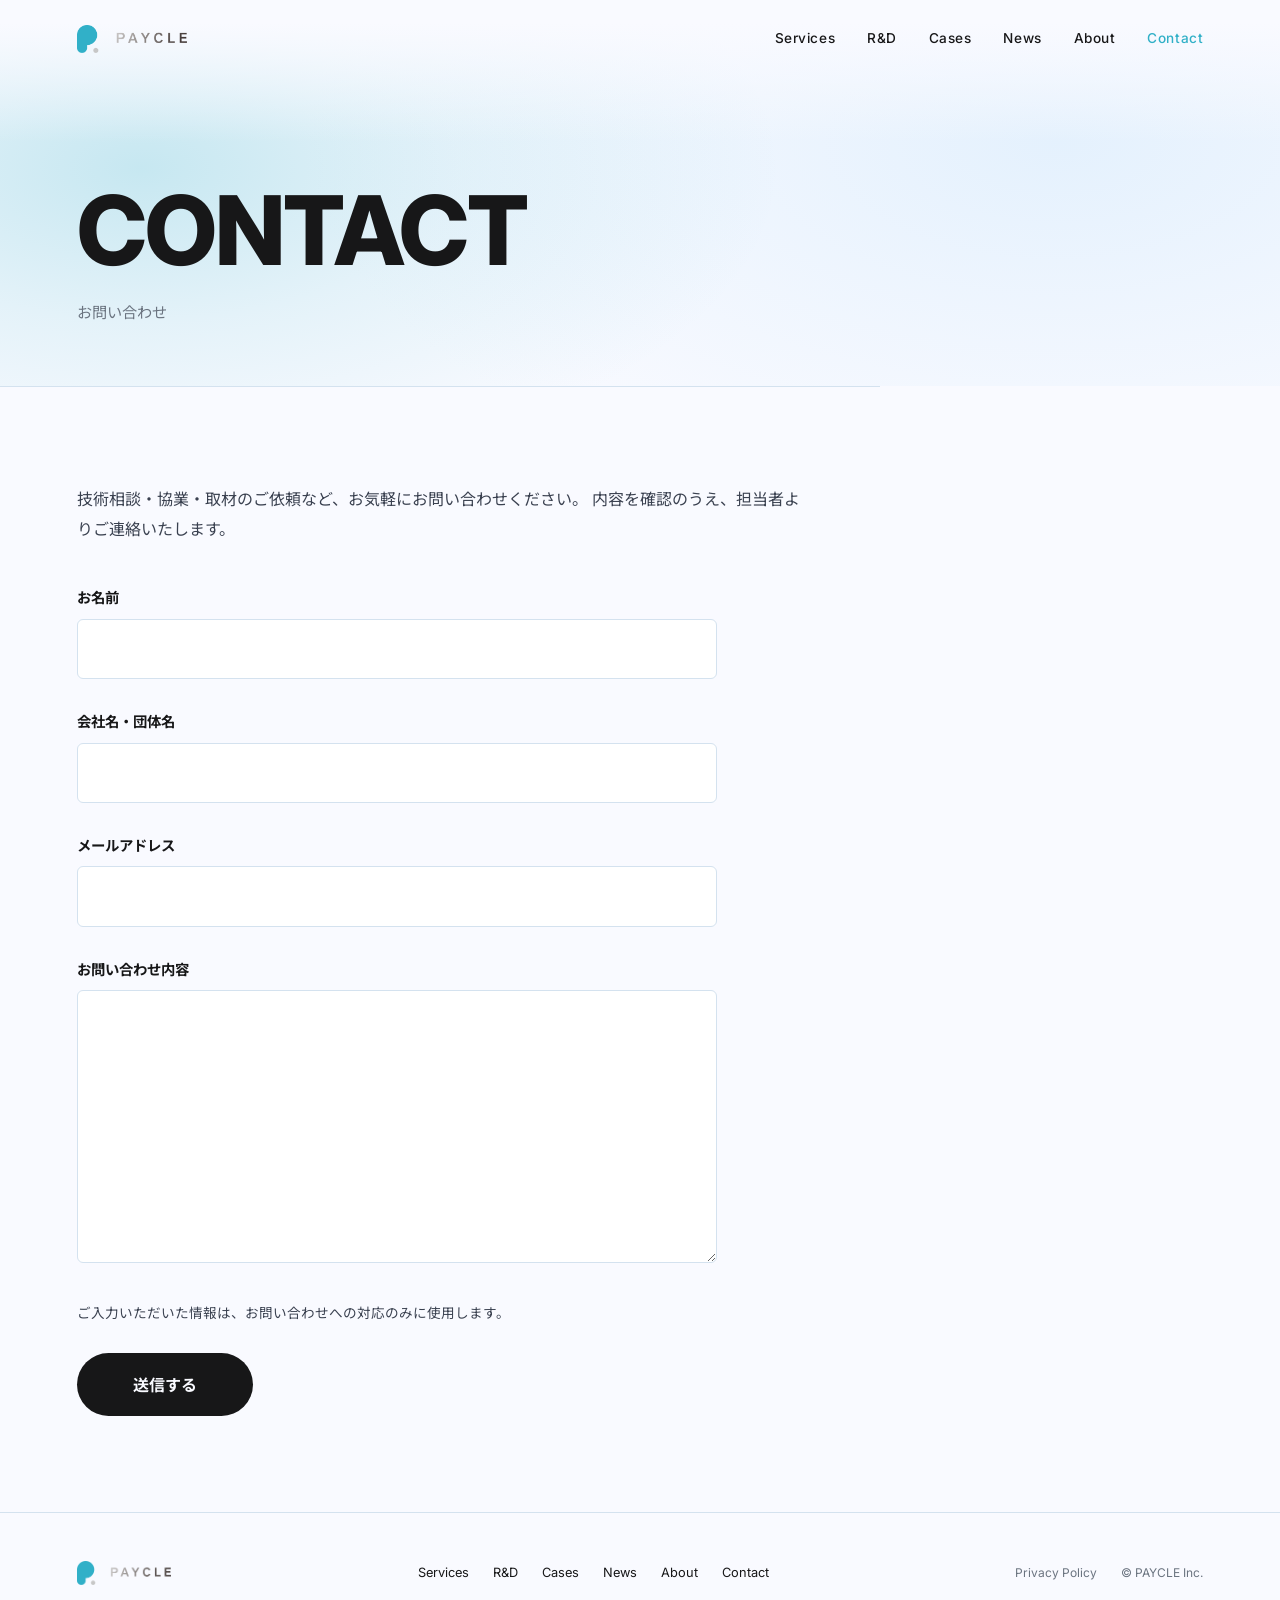
<file: contact.html>
<!DOCTYPE html>
<html lang="ja">
<head>
  <meta charset="UTF-8">
  <meta name="viewport" content="width=device-width, initial-scale=1.0">
  <title>Contact | PAYCLE</title>
  <meta name="description" content="ペイクルへのお問い合わせ。技術相談・協業・取材のご依頼など、お気軽にご連絡ください。">
  <link rel="preconnect" href="https://fonts.googleapis.com">
  <link rel="preconnect" href="https://fonts.gstatic.com" crossorigin>
  <link href="https://fonts.googleapis.com/css2?family=Inter:wght@400;500;700;800&family=Noto+Sans+JP:wght@400;500;700&display=swap" rel="stylesheet">
  <link rel="stylesheet" href="css/style.css">
  <style>
    .contact-form {
      max-width: 640px;
      display: grid;
      gap: 28px;
    }
    .contact-form label {
      display: block;
      font-weight: 700;
      font-size: 0.9rem;
      margin-bottom: 8px;
    }
    .contact-form input,
    .contact-form textarea {
      width: 100%;
      padding: 14px 16px;
      font: inherit;
      background: #fff;
      border: 1px solid var(--line);
      border-radius: 6px;
    }
    .contact-form input:focus,
    .contact-form textarea:focus {
      outline: 2px solid var(--accent);
      border-color: transparent;
    }
    .contact-form button {
      justify-self: start;
      font: inherit;
      font-weight: 700;
      padding: 16px 56px;
      background: var(--ink);
      color: var(--bg);
      border: none;
      border-radius: 999px;
      cursor: pointer;
      transition: opacity 0.25s ease;
    }
    .contact-form button:hover {
      opacity: 0.8;
    }
    .form-note {
      font-size: 0.85rem;
      color: var(--muted);
    }
  </style>
</head>
<body>

  <header class="site-header">
    <a href="index.html" class="logo"><img src="images/logo.png" alt="PAYCLE"></a>
    <nav class="global-nav" id="globalNav">
      <a href="services.html">Services</a>
      <a href="rd.html">R&amp;D</a>
      <a href="cases.html">Cases</a>
      <a href="news.html">News</a>
      <a href="about.html">About</a>
      <a href="contact.html" class="nav-contact">Contact</a>
    </nav>
    <button class="nav-toggle" id="navToggle" aria-label="メニューを開く" aria-expanded="false">
      <span></span><span></span>
    </button>
  </header>

  <main>
    <div class="page-hero">
      <h1 class="page-title-en">CONTACT</h1>
      <p class="page-title-jp">お問い合わせ</p>
    </div>

    <section class="page-section">
      <p style="margin-bottom: 40px;">
        技術相談・協業・取材のご依頼など、お気軽にお問い合わせください。
        内容を確認のうえ、担当者よりご連絡いたします。
      </p>

      <!-- TODO: フォーム送信先（フォームサービスまたはバックエンド）を設定してください -->
      <form class="contact-form" action="#" method="post">
        <div>
          <label for="name">お名前</label>
          <input type="text" id="name" name="name" required autocomplete="name">
        </div>
        <div>
          <label for="company">会社名・団体名</label>
          <input type="text" id="company" name="company" autocomplete="organization">
        </div>
        <div>
          <label for="email">メールアドレス</label>
          <input type="email" id="email" name="email" required autocomplete="email">
        </div>
        <div>
          <label for="message">お問い合わせ内容</label>
          <textarea id="message" name="message" rows="8" required></textarea>
        </div>
        <p class="form-note">ご入力いただいた情報は、お問い合わせへの対応のみに使用します。</p>
        <button type="submit">送信する</button>
      </form>
    </section>
  </main>

  <footer class="site-footer">
    <div class="footer-inner">
      <p class="footer-logo"><img src="images/logo.png" alt="PAYCLE"></p>
      <nav class="footer-nav">
        <a href="services.html">Services</a>
        <a href="rd.html">R&amp;D</a>
        <a href="cases.html">Cases</a>
        <a href="news.html">News</a>
        <a href="about.html">About</a>
        <a href="contact.html">Contact</a>
      </nav>
      <div class="footer-legal">
        <a href="privacy-policy.html">Privacy Policy</a>
        <p class="copyright">&copy; PAYCLE Inc.</p>
      </div>
    </div>
  </footer>

  <script src="js/main.js"></script>
</body>
</html>
</file>
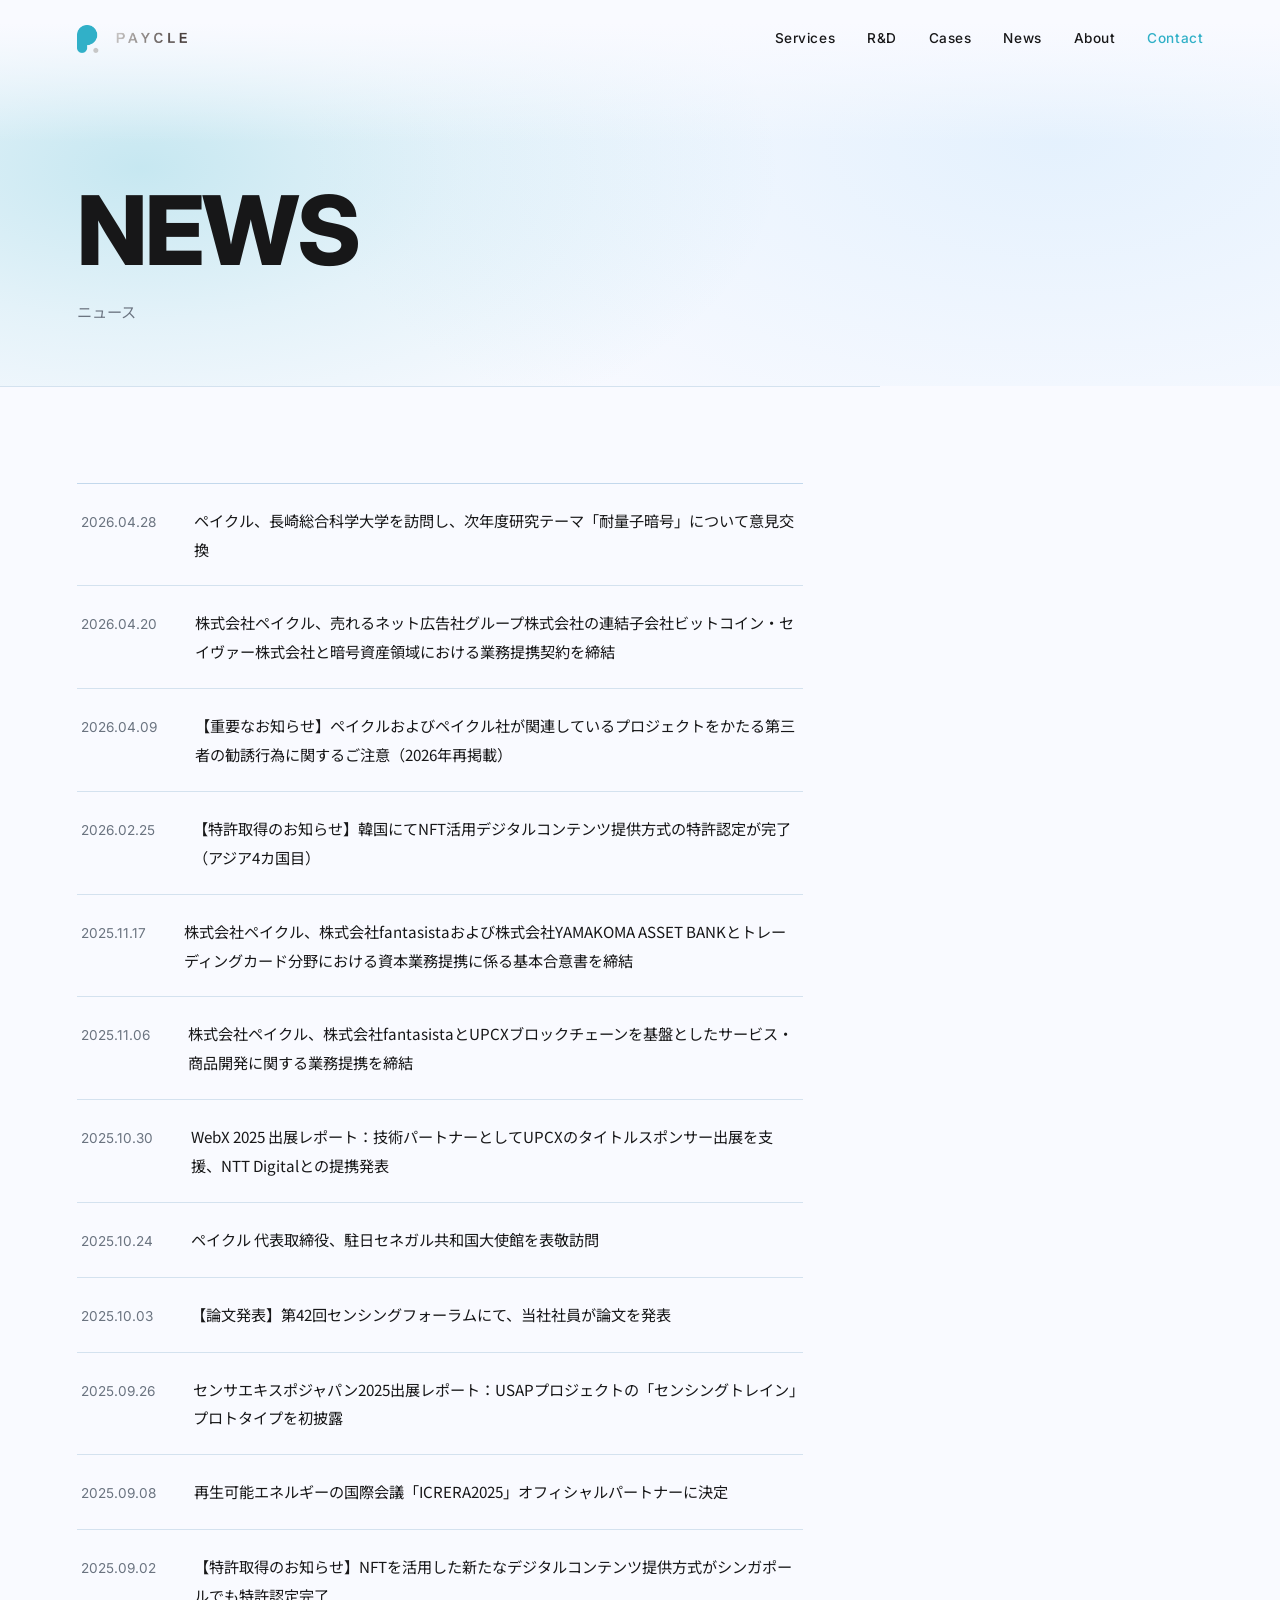
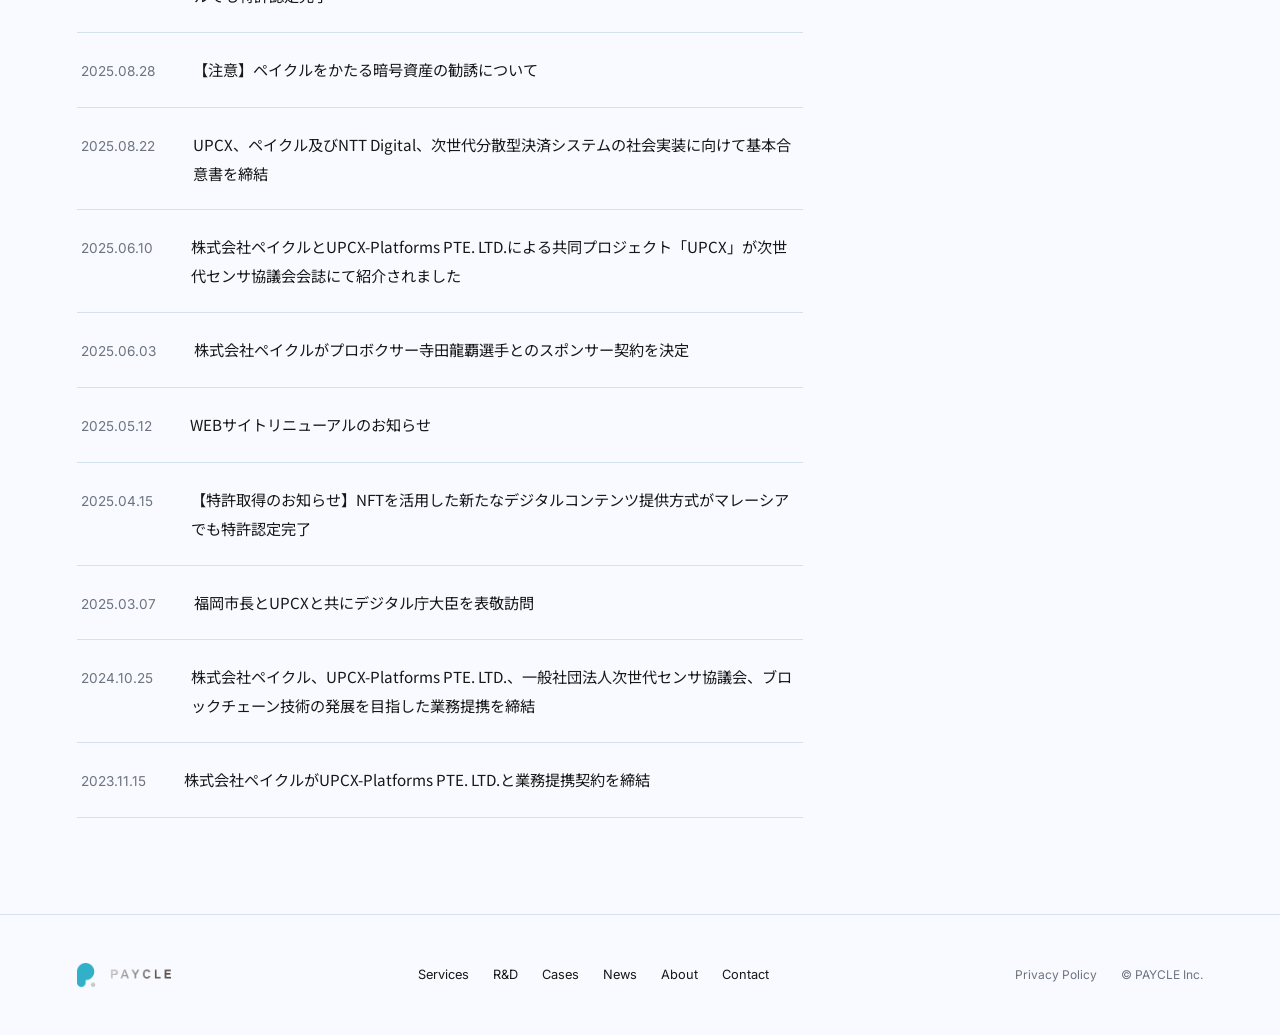
<file: news.html>
<!DOCTYPE html>
<html lang="ja">
<head>
  <meta charset="UTF-8">
  <meta name="viewport" content="width=device-width, initial-scale=1.0">
  <title>News | PAYCLE</title>
  <meta name="description" content="ペイクルからの最新ニュース・お知らせ。">
  <link rel="preconnect" href="https://fonts.googleapis.com">
  <link rel="preconnect" href="https://fonts.gstatic.com" crossorigin>
  <link href="https://fonts.googleapis.com/css2?family=Inter:wght@400;500;700;800&family=Noto+Sans+JP:wght@400;500;700&display=swap" rel="stylesheet">
  <link rel="stylesheet" href="css/style.css">
</head>
<body>

  <header class="site-header">
    <a href="index.html" class="logo"><img src="images/logo.png" alt="PAYCLE"></a>
    <nav class="global-nav" id="globalNav">
      <a href="services.html">Services</a>
      <a href="rd.html">R&amp;D</a>
      <a href="cases.html">Cases</a>
      <a href="news.html">News</a>
      <a href="about.html">About</a>
      <a href="contact.html" class="nav-contact">Contact</a>
    </nav>
    <button class="nav-toggle" id="navToggle" aria-label="メニューを開く" aria-expanded="false">
      <span></span><span></span>
    </button>
  </header>

  <main>
    <div class="page-hero">
      <h1 class="page-title-en">NEWS</h1>
      <p class="page-title-jp">ニュース</p>
    </div>

    <section class="page-section">
      <ul class="news-list">
        <li>
          <a href="https://www.paycle.com/news/nias-meeting-about-post-quantum-cryptography/" target="_blank" rel="noopener">
            <time datetime="2026-04-28">2026.04.28</time>
            <span>ペイクル、長崎総合科学大学を訪問し、次年度研究テーマ「耐量子暗号」について意見交換</span>
          </a>
        </li>
        <li>
          <a href="https://www.paycle.com/news/partnership-paycle-bitcoin-savior/" target="_blank" rel="noopener">
            <time datetime="2026-04-20">2026.04.20</time>
            <span>株式会社ペイクル、売れるネット広告社グループ株式会社の連結子会社ビットコイン・セイヴァー株式会社と暗号資産領域における業務提携契約を締結</span>
          </a>
        </li>
        <li>
          <a href="https://www.paycle.com/news/about-fraudulent-solicitations-2026/" target="_blank" rel="noopener">
            <time datetime="2026-04-09">2026.04.09</time>
            <span>【重要なお知らせ】ペイクルおよびペイクル社が関連しているプロジェクトをかたる第三者の勧誘行為に関するご注意（2026年再掲載）</span>
          </a>
        </li>
        <li>
          <a href="https://www.paycle.com/news/nft-rental-patent-korea/" target="_blank" rel="noopener">
            <time datetime="2026-02-25">2026.02.25</time>
            <span>【特許取得のお知らせ】韓国にてNFT活用デジタルコンテンツ提供方式の特許認定が完了（アジア4カ国目）</span>
          </a>
        </li>
        <li>
          <a href="https://www.paycle.com/news/paycle-fantasists-yab-partnership/" target="_blank" rel="noopener">
            <time datetime="2025-11-17">2025.11.17</time>
            <span>株式会社ペイクル、株式会社fantasistaおよび株式会社YAMAKOMA ASSET BANKとトレーディングカード分野における資本業務提携に係る基本合意書を締結</span>
          </a>
        </li>
        <li>
          <a href="https://www.paycle.com/news/paycle-fantasista-partnership/" target="_blank" rel="noopener">
            <time datetime="2025-11-06">2025.11.06</time>
            <span>株式会社ペイクル、株式会社fantasistaとUPCXブロックチェーンを基盤としたサービス・商品開発に関する業務提携を締結</span>
          </a>
        </li>
        <li>
          <a href="https://www.paycle.com/news/webx-2025/" target="_blank" rel="noopener">
            <time datetime="2025-10-30">2025.10.30</time>
            <span>WebX 2025 出展レポート：技術パートナーとしてUPCXのタイトルスポンサー出展を支援、NTT Digitalとの提携発表</span>
          </a>
        </li>
        <li>
          <a href="https://www.paycle.com/news/senegal-embassy-visit/" target="_blank" rel="noopener">
            <time datetime="2025-10-24">2025.10.24</time>
            <span>ペイクル 代表取締役、駐日セネガル共和国大使館を表敬訪問</span>
          </a>
        </li>
        <li>
          <a href="https://www.paycle.com/news/sensing-forum-2025-research-presentation/" target="_blank" rel="noopener">
            <time datetime="2025-10-03">2025.10.03</time>
            <span>【論文発表】第42回センシングフォーラムにて、当社社員が論文を発表</span>
          </a>
        </li>
        <li>
          <a href="https://www.paycle.com/news/sensor-expo-japan-2025/" target="_blank" rel="noopener">
            <time datetime="2025-09-26">2025.09.26</time>
            <span>センサエキスポジャパン2025出展レポート：USAPプロジェクトの「センシングトレイン」プロトタイプを初披露</span>
          </a>
        </li>
        <li>
          <a href="https://www.paycle.com/news/icrera2025-official-partner/" target="_blank" rel="noopener">
            <time datetime="2025-09-08">2025.09.08</time>
            <span>再生可能エネルギーの国際会議「ICRERA2025」オフィシャルパートナーに決定</span>
          </a>
        </li>
        <li>
          <a href="https://www.paycle.com/news/nft-rental-patent-singapore/" target="_blank" rel="noopener">
            <time datetime="2025-09-02">2025.09.02</time>
            <span>【特許取得のお知らせ】NFTを活用した新たなデジタルコンテンツ提供方式がシンガポールでも特許認定完了</span>
          </a>
        </li>
        <li>
          <a href="https://www.paycle.com/news/about-fraudulent-solicitations/" target="_blank" rel="noopener">
            <time datetime="2025-08-28">2025.08.28</time>
            <span>【注意】ペイクルをかたる暗号資産の勧誘について</span>
          </a>
        </li>
        <li>
          <a href="https://www.paycle.com/news/upcx-paycle-ntt-partnership/" target="_blank" rel="noopener">
            <time datetime="2025-08-22">2025.08.22</time>
            <span>UPCX、ペイクル及びNTT Digital、次世代分散型決済システムの社会実装に向けて基本合意書を締結</span>
          </a>
        </li>
        <li>
          <a href="https://www.paycle.com/news/paycle-upcx-jasst-alliance/" target="_blank" rel="noopener">
            <time datetime="2025-06-10">2025.06.10</time>
            <span>株式会社ペイクルとUPCX-Platforms PTE. LTD.による共同プロジェクト「UPCX」が次世代センサ協議会会誌にて紹介されました</span>
          </a>
        </li>
        <li>
          <a href="https://www.paycle.com/news/paycleterada-ryuha-sponsorship-agreement/" target="_blank" rel="noopener">
            <time datetime="2025-06-03">2025.06.03</time>
            <span>株式会社ペイクルがプロボクサー寺田龍覇選手とのスポンサー契約を決定</span>
          </a>
        </li>
        <li>
          <a href="https://www.paycle.com/news/website-renewal/" target="_blank" rel="noopener">
            <time datetime="2025-05-12">2025.05.12</time>
            <span>WEBサイトリニューアルのお知らせ</span>
          </a>
        </li>
        <li>
          <a href="https://www.paycle.com/news/nft-rental-patent-malaysia/" target="_blank" rel="noopener">
            <time datetime="2025-04-15">2025.04.15</time>
            <span>【特許取得のお知らせ】NFTを活用した新たなデジタルコンテンツ提供方式がマレーシアでも特許認定完了</span>
          </a>
        </li>
        <li>
          <a href="https://www.paycle.com/news/fukuoka-upcx-digital-agency-visit/" target="_blank" rel="noopener">
            <time datetime="2025-03-07">2025.03.07</time>
            <span>福岡市長とUPCXと共にデジタル庁大臣を表敬訪問</span>
          </a>
        </li>
        <li>
          <a href="https://www.paycle.com/news/paycle-upcx-jasst-partnership/" target="_blank" rel="noopener">
            <time datetime="2024-10-25">2024.10.25</time>
            <span>株式会社ペイクル、UPCX-Platforms PTE. LTD.、一般社団法人次世代センサ協議会、ブロックチェーン技術の発展を目指した業務提携を締結</span>
          </a>
        </li>
        <li>
          <a href="https://www.paycle.com/news/paycle-upcx-partnership/" target="_blank" rel="noopener">
            <time datetime="2023-11-15">2023.11.15</time>
            <span>株式会社ペイクルがUPCX-Platforms PTE. LTD.と業務提携契約を締結</span>
          </a>
        </li>
      </ul>
    </section>
  </main>

  <footer class="site-footer">
    <div class="footer-inner">
      <p class="footer-logo"><img src="images/logo.png" alt="PAYCLE"></p>
      <nav class="footer-nav">
        <a href="services.html">Services</a>
        <a href="rd.html">R&amp;D</a>
        <a href="cases.html">Cases</a>
        <a href="news.html">News</a>
        <a href="about.html">About</a>
        <a href="contact.html">Contact</a>
      </nav>
      <div class="footer-legal">
        <a href="privacy-policy.html">Privacy Policy</a>
        <p class="copyright">&copy; PAYCLE Inc.</p>
      </div>
    </div>
  </footer>

  <script src="js/main.js"></script>
</body>
</html>
</file>
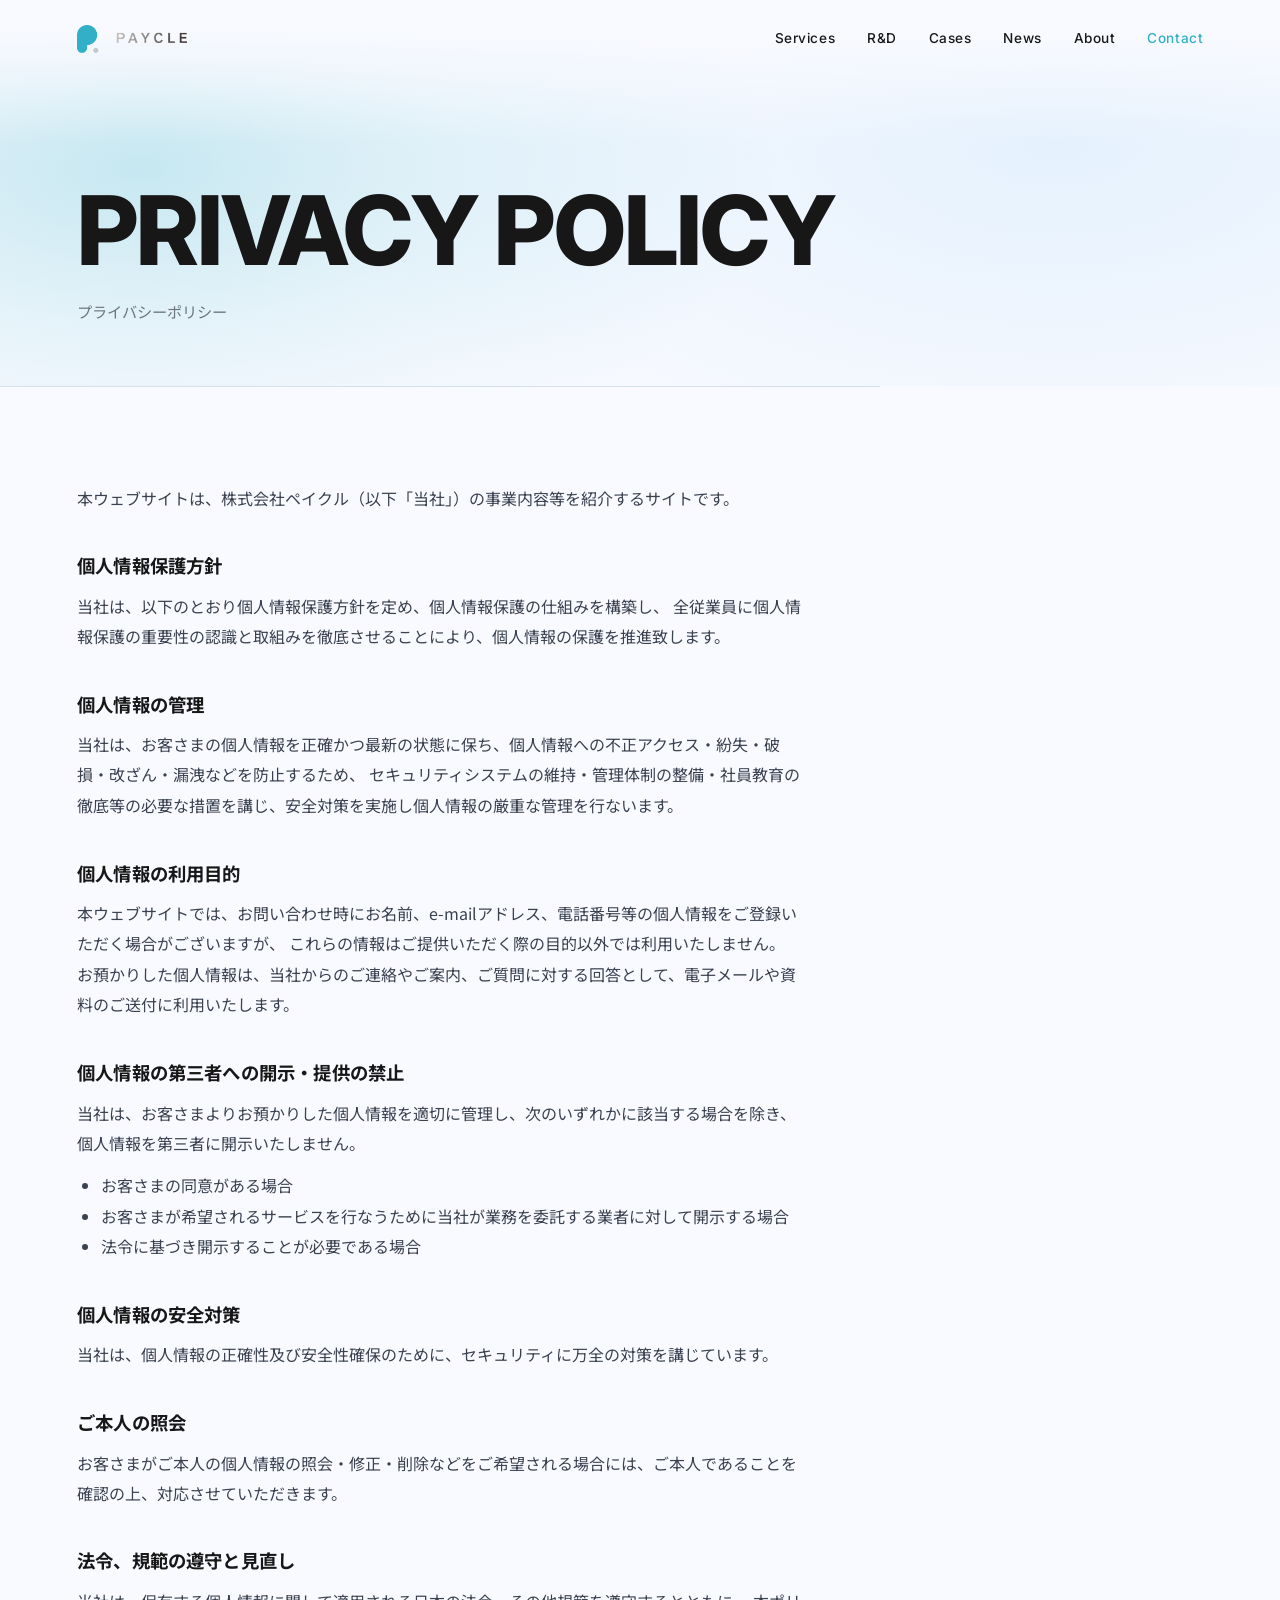
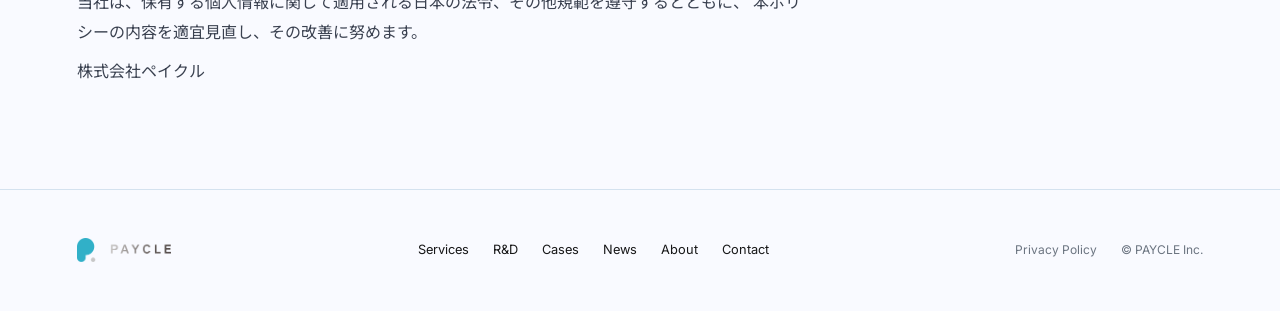
<file: privacy-policy.html>
<!DOCTYPE html>
<html lang="ja">
<head>
  <meta charset="UTF-8">
  <meta name="viewport" content="width=device-width, initial-scale=1.0">
  <title>Privacy Policy | PAYCLE</title>
  <meta name="description" content="株式会社ペイクルのプライバシーポリシー。個人情報の管理、利用目的、第三者への開示・提供の禁止、安全対策について。">
  <link rel="preconnect" href="https://fonts.googleapis.com">
  <link rel="preconnect" href="https://fonts.gstatic.com" crossorigin>
  <link href="https://fonts.googleapis.com/css2?family=Inter:wght@400;500;700;800&family=Noto+Sans+JP:wght@400;500;700&display=swap" rel="stylesheet">
  <link rel="stylesheet" href="css/style.css">
</head>
<body>

  <header class="site-header">
    <a href="index.html" class="logo"><img src="images/logo.png" alt="PAYCLE"></a>
    <nav class="global-nav" id="globalNav">
      <a href="services.html">Services</a>
      <a href="rd.html">R&amp;D</a>
      <a href="cases.html">Cases</a>
      <a href="news.html">News</a>
      <a href="about.html">About</a>
      <a href="contact.html" class="nav-contact">Contact</a>
    </nav>
    <button class="nav-toggle" id="navToggle" aria-label="メニューを開く" aria-expanded="false">
      <span></span><span></span>
    </button>
  </header>

  <main>
    <div class="page-hero">
      <h1 class="page-title-en">PRIVACY POLICY</h1>
      <p class="page-title-jp">プライバシーポリシー</p>
    </div>

    <section class="page-section policy">
      <p>
        本ウェブサイトは、株式会社ペイクル（以下「当社」）の事業内容等を紹介するサイトです。
      </p>

      <h2>個人情報保護方針</h2>
      <p>
        当社は、以下のとおり個人情報保護方針を定め、個人情報保護の仕組みを構築し、
        全従業員に個人情報保護の重要性の認識と取組みを徹底させることにより、個人情報の保護を推進致します。
      </p>

      <h2>個人情報の管理</h2>
      <p>
        当社は、お客さまの個人情報を正確かつ最新の状態に保ち、個人情報への不正アクセス・紛失・破損・改ざん・漏洩などを防止するため、
        セキュリティシステムの維持・管理体制の整備・社員教育の徹底等の必要な措置を講じ、安全対策を実施し個人情報の厳重な管理を行ないます。
      </p>

      <h2>個人情報の利用目的</h2>
      <p>
        本ウェブサイトでは、お問い合わせ時にお名前、e-mailアドレス、電話番号等の個人情報をご登録いただく場合がございますが、
        これらの情報はご提供いただく際の目的以外では利用いたしません。
        お預かりした個人情報は、当社からのご連絡やご案内、ご質問に対する回答として、電子メールや資料のご送付に利用いたします。
      </p>

      <h2>個人情報の第三者への開示・提供の禁止</h2>
      <p>
        当社は、お客さまよりお預かりした個人情報を適切に管理し、次のいずれかに該当する場合を除き、個人情報を第三者に開示いたしません。
      </p>
      <ul>
        <li>お客さまの同意がある場合</li>
        <li>お客さまが希望されるサービスを行なうために当社が業務を委託する業者に対して開示する場合</li>
        <li>法令に基づき開示することが必要である場合</li>
      </ul>

      <h2>個人情報の安全対策</h2>
      <p>
        当社は、個人情報の正確性及び安全性確保のために、セキュリティに万全の対策を講じています。
      </p>

      <h2>ご本人の照会</h2>
      <p>
        お客さまがご本人の個人情報の照会・修正・削除などをご希望される場合には、ご本人であることを確認の上、対応させていただきます。
      </p>

      <h2>法令、規範の遵守と見直し</h2>
      <p>
        当社は、保有する個人情報に関して適用される日本の法令、その他規範を遵守するとともに、
        本ポリシーの内容を適宜見直し、その改善に努めます。
      </p>

      <p>株式会社ペイクル</p>
    </section>
  </main>

  <footer class="site-footer">
    <div class="footer-inner">
      <p class="footer-logo"><img src="images/logo.png" alt="PAYCLE"></p>
      <nav class="footer-nav">
        <a href="services.html">Services</a>
        <a href="rd.html">R&amp;D</a>
        <a href="cases.html">Cases</a>
        <a href="news.html">News</a>
        <a href="about.html">About</a>
        <a href="contact.html">Contact</a>
      </nav>
      <div class="footer-legal">
        <a href="privacy-policy.html">Privacy Policy</a>
        <p class="copyright">&copy; PAYCLE Inc.</p>
      </div>
    </div>
  </footer>

  <script src="js/main.js"></script>
</body>
</html>
</file>
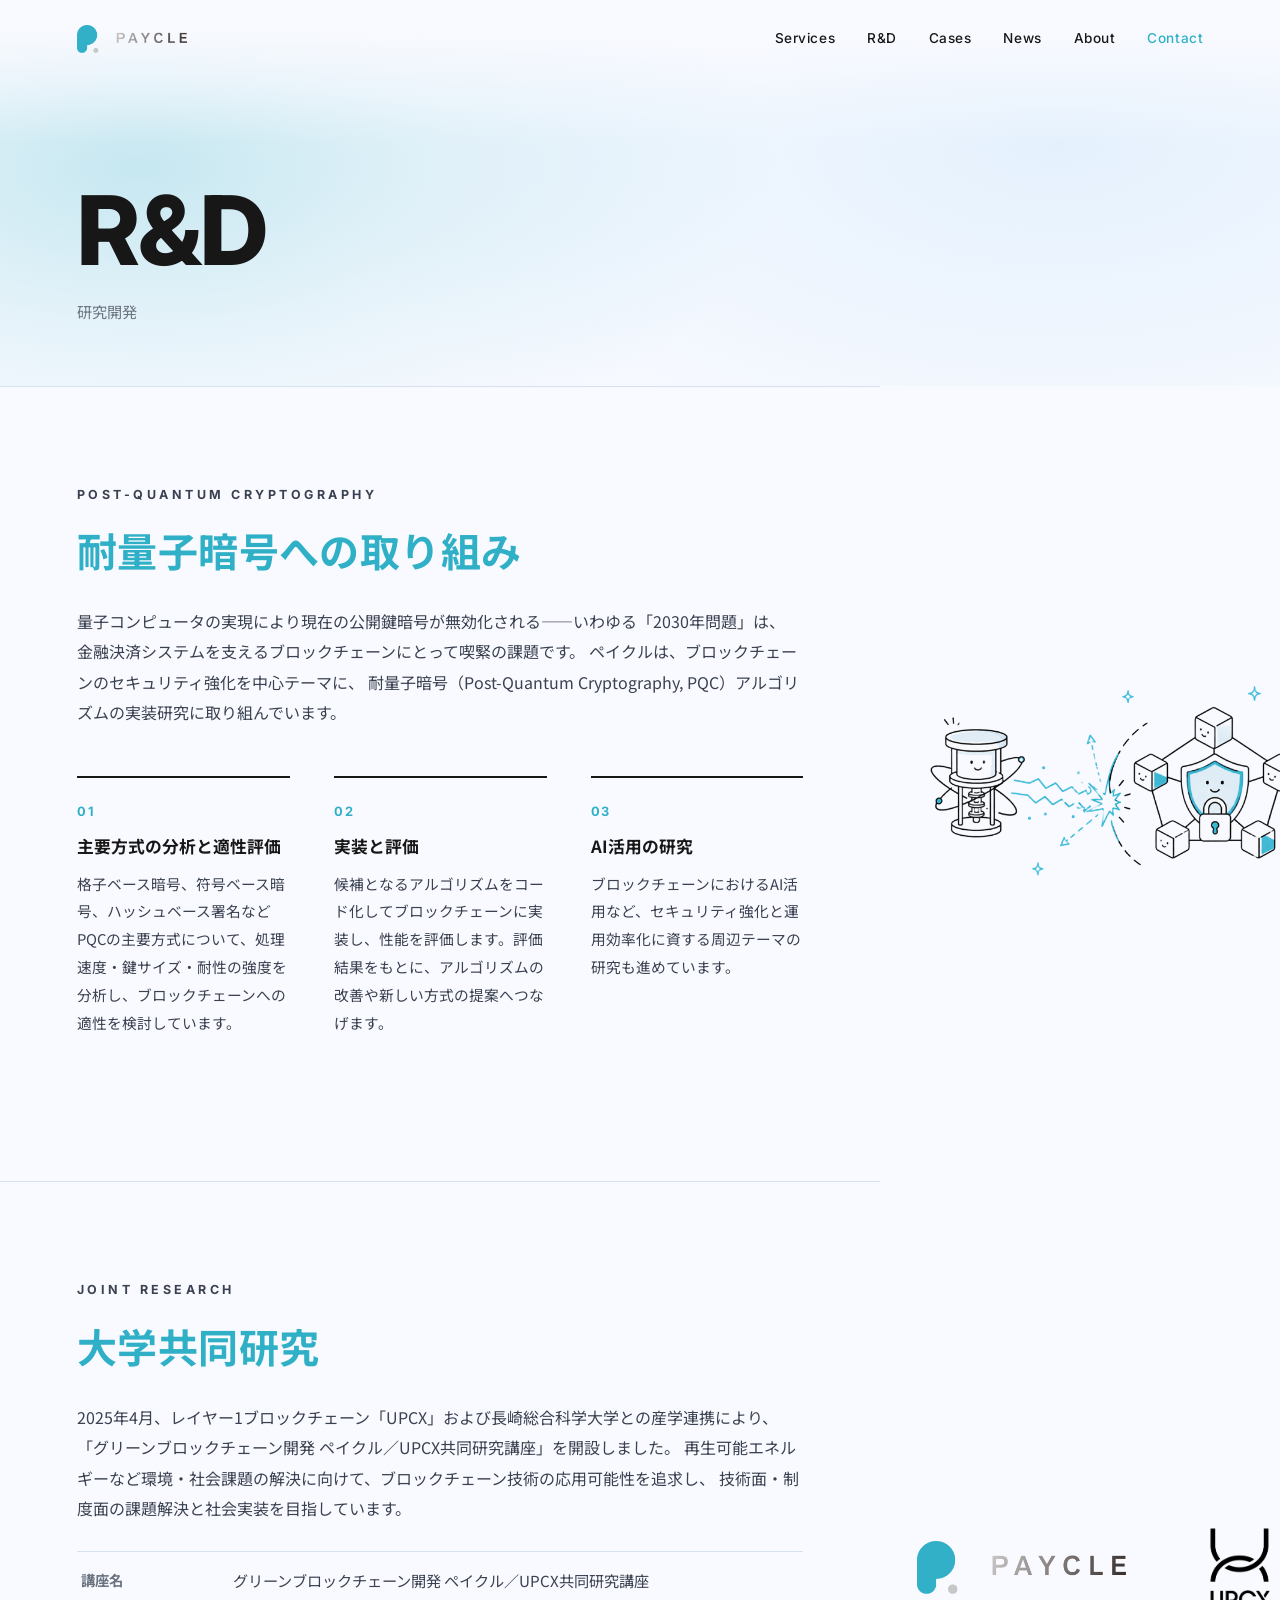
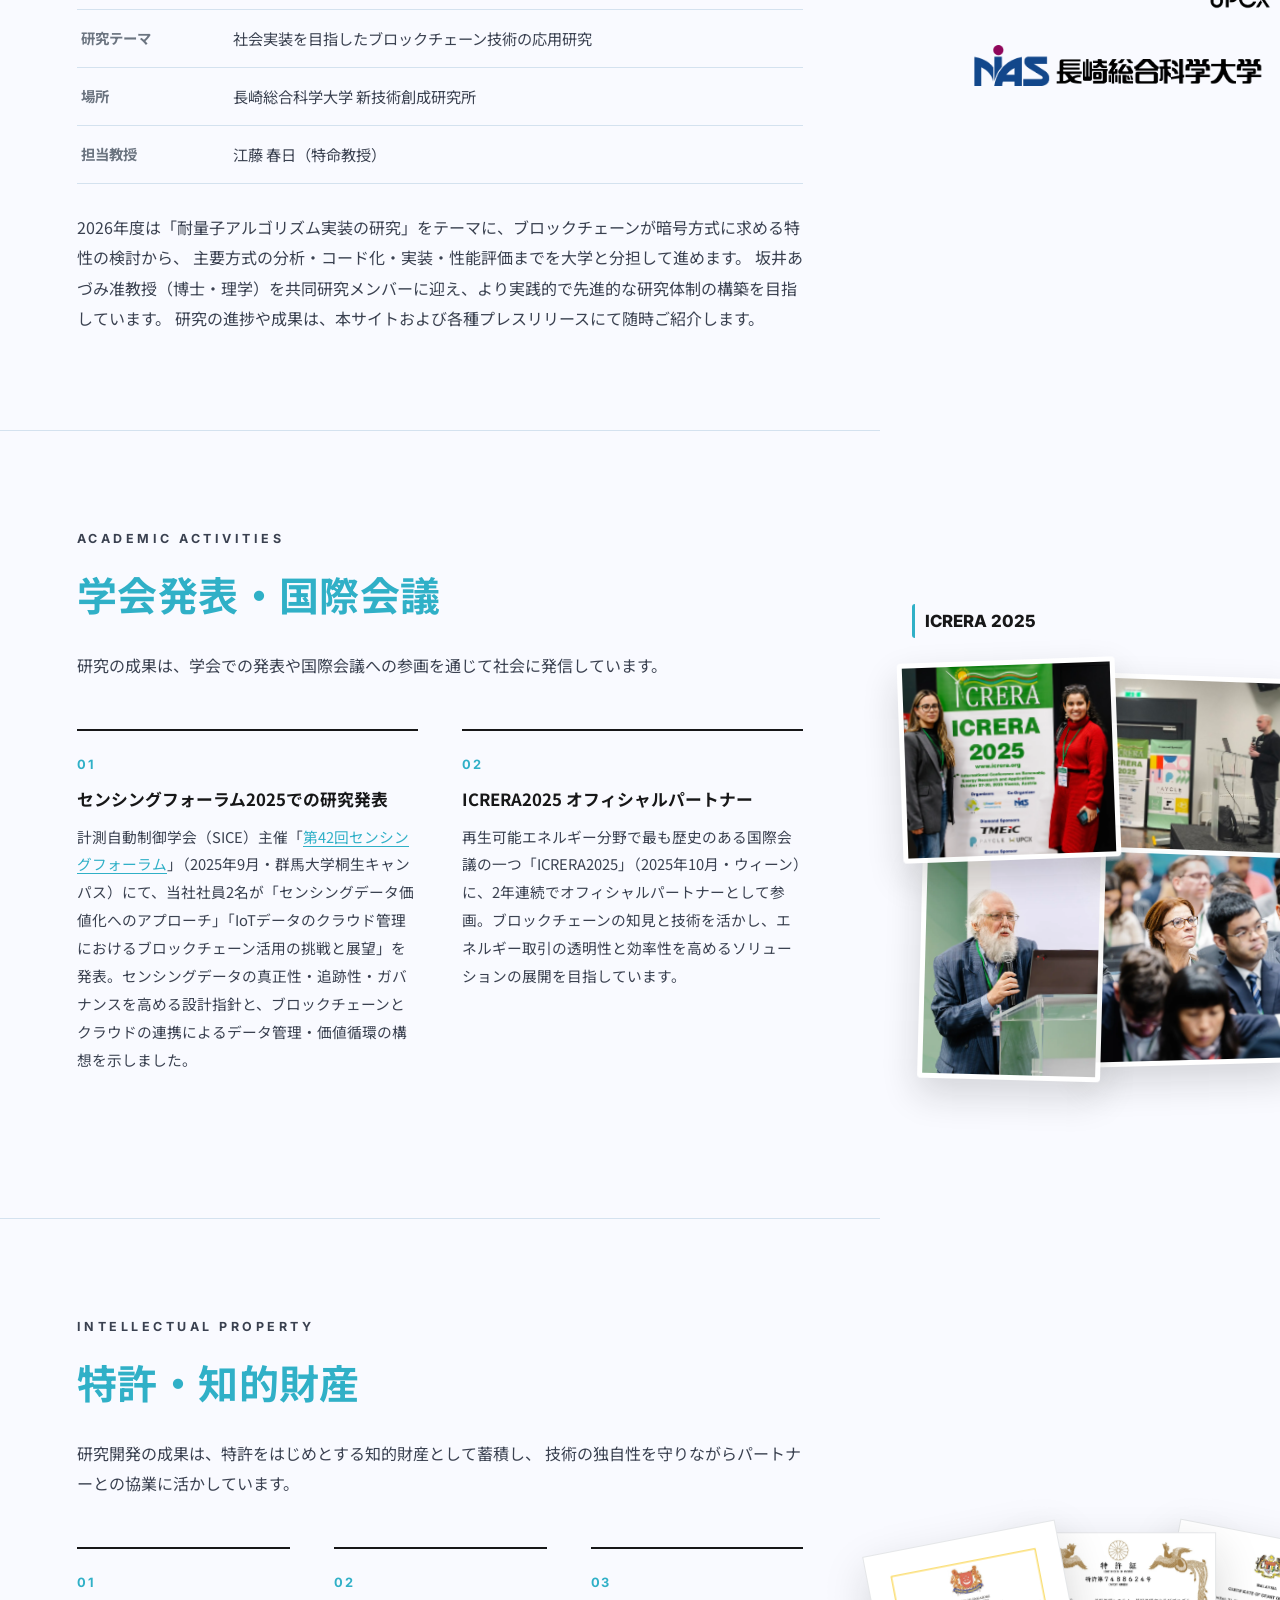
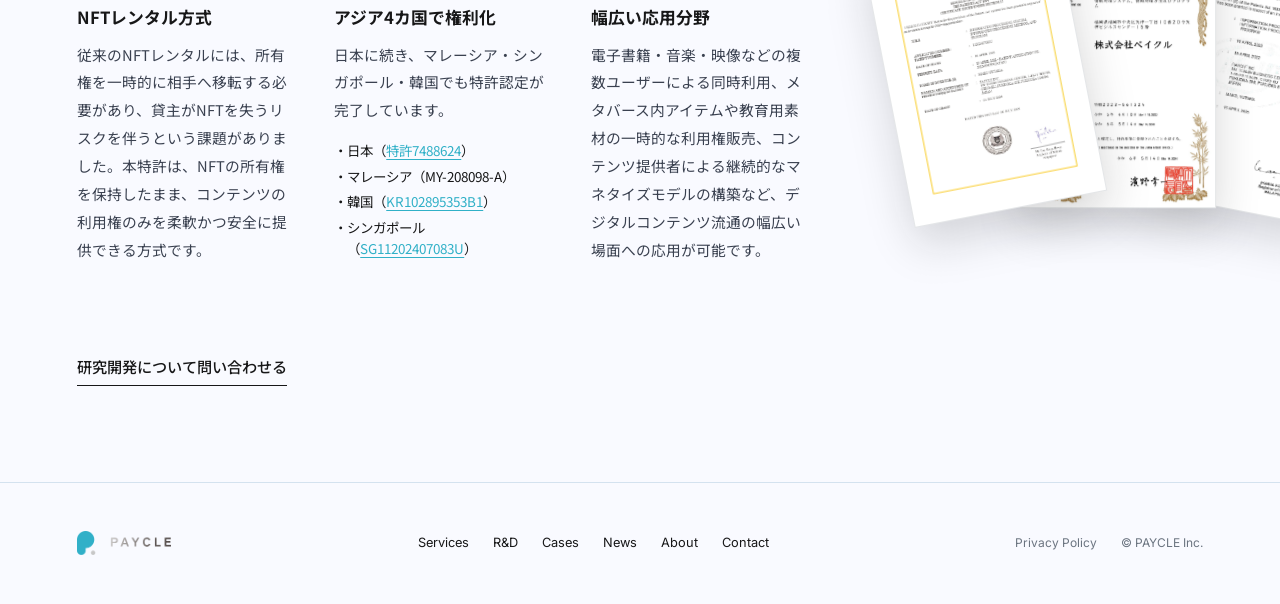
<file: rd.html>
<!DOCTYPE html>
<html lang="ja">
<head>
  <meta charset="UTF-8">
  <meta name="viewport" content="width=device-width, initial-scale=1.0">
  <title>R&amp;D | PAYCLE</title>
  <meta name="description" content="ペイクルの研究開発。耐量子暗号への取り組み、長崎総合科学大学との共同研究講座、学会発表・国際会議への参画、特許・知的財産。">
  <link rel="preconnect" href="https://fonts.googleapis.com">
  <link rel="preconnect" href="https://fonts.gstatic.com" crossorigin>
  <link href="https://fonts.googleapis.com/css2?family=Inter:wght@400;500;700;800&family=Noto+Sans+JP:wght@400;500;700&display=swap" rel="stylesheet">
  <link rel="stylesheet" href="css/style.css">
</head>
<body>

  <header class="site-header">
    <a href="index.html" class="logo"><img src="images/logo.png" alt="PAYCLE"></a>
    <nav class="global-nav" id="globalNav">
      <a href="services.html">Services</a>
      <a href="rd.html">R&amp;D</a>
      <a href="cases.html">Cases</a>
      <a href="news.html">News</a>
      <a href="about.html">About</a>
      <a href="contact.html" class="nav-contact">Contact</a>
    </nav>
    <button class="nav-toggle" id="navToggle" aria-label="メニューを開く" aria-expanded="false">
      <span></span><span></span>
    </button>
  </header>

  <main>
    <div class="page-hero">
      <h1 class="page-title-en">R&amp;D</h1>
      <p class="page-title-jp">研究開発</p>
    </div>

    <section class="page-section" id="post-quantum">
      <p class="section-label">POST-QUANTUM CRYPTOGRAPHY</p>
      <h2>耐量子暗号への取り組み</h2>
      <p>
        量子コンピュータの実現により現在の公開鍵暗号が無効化される——いわゆる「2030年問題」は、
        金融決済システムを支えるブロックチェーンにとって喫緊の課題です。
        ペイクルは、ブロックチェーンのセキュリティ強化を中心テーマに、
        耐量子暗号（Post-Quantum Cryptography, PQC）アルゴリズムの実装研究に取り組んでいます。
      </p>
      <ul class="value-list">
        <li>
          <span class="value-num">01</span>
          <h3 class="value-title">主要方式の分析と適性評価</h3>
          <p class="value-desc">格子ベース暗号、符号ベース暗号、ハッシュベース署名などPQCの主要方式について、処理速度・鍵サイズ・耐性の強度を分析し、ブロックチェーンへの適性を検討しています。</p>
        </li>
        <li>
          <span class="value-num">02</span>
          <h3 class="value-title">実装と評価</h3>
          <p class="value-desc">候補となるアルゴリズムをコード化してブロックチェーンに実装し、性能を評価します。評価結果をもとに、アルゴリズムの改善や新しい方式の提案へつなげます。</p>
        </li>
        <li>
          <span class="value-num">03</span>
          <h3 class="value-title">AI活用の研究</h3>
          <p class="value-desc">ブロックチェーンにおけるAI活用など、セキュリティ強化と運用効率化に資する周辺テーマの研究も進めています。</p>
        </li>
      </ul>
      <figure class="service-side-image">
        <img src="images/rd_pqc.png" alt="耐量子暗号とブロックチェーンセキュリティのイメージ" loading="lazy">
      </figure>
    </section>

    <section class="page-section" id="university">
      <p class="section-label">JOINT RESEARCH</p>
      <h2>大学共同研究</h2>
      <p>
        2025年4月、レイヤー1ブロックチェーン「UPCX」および長崎総合科学大学との産学連携により、
        「グリーンブロックチェーン開発 ペイクル／UPCX共同研究講座」を開設しました。
        再生可能エネルギーなど環境・社会課題の解決に向けて、ブロックチェーン技術の応用可能性を追求し、
        技術面・制度面の課題解決と社会実装を目指しています。
      </p>
      <dl class="fact-list">
        <div><dt>講座名</dt><dd>グリーンブロックチェーン開発 ペイクル／UPCX共同研究講座</dd></div>
        <div><dt>研究テーマ</dt><dd>社会実装を目指したブロックチェーン技術の応用研究</dd></div>
        <div><dt>場所</dt><dd>長崎総合科学大学 新技術創成研究所</dd></div>
        <div><dt>担当教授</dt><dd>江藤 春日（特命教授）</dd></div>
      </dl>
      <p>
        2026年度は「耐量子アルゴリズム実装の研究」をテーマに、ブロックチェーンが暗号方式に求める特性の検討から、
        主要方式の分析・コード化・実装・性能評価までを大学と分担して進めます。
        坂井あづみ准教授（博士・理学）を共同研究メンバーに迎え、より実践的で先進的な研究体制の構築を目指しています。
        研究の進捗や成果は、本サイトおよび各種プレスリリースにて随時ご紹介します。
      </p>
      <figure class="research-partner-logos" aria-label="共同研究パートナー">
        <img class="partner-paycle" src="images/logo.png" alt="PAYCLE">
        <img class="partner-upcx" src="images/rd_upcx.png" alt="UPCX">
        <img class="partner-nas" src="images/cases_nas.png" alt="長崎総合科学大学">
      </figure>
    </section>

    <section class="page-section" id="academic">
      <p class="section-label">ACADEMIC ACTIVITIES</p>
      <h2>学会発表・国際会議</h2>
      <p>
        研究の成果は、学会での発表や国際会議への参画を通じて社会に発信しています。
      </p>
      <ul class="value-list">
        <li>
          <span class="value-num">01</span>
          <h3 class="value-title">センシングフォーラム2025での研究発表</h3>
          <p class="value-desc">計測自動制御学会（SICE）主催「<a href="https://www.sice.or.jp/s_forum/s_forum_sf42.html" target="_blank" rel="noopener">第42回センシングフォーラム</a>」（2025年9月・群馬大学桐生キャンパス）にて、当社社員2名が「センシングデータ価値化へのアプローチ」「IoTデータのクラウド管理におけるブロックチェーン活用の挑戦と展望」を発表。センシングデータの真正性・追跡性・ガバナンスを高める設計指針と、ブロックチェーンとクラウドの連携によるデータ管理・価値循環の構想を示しました。</p>
        </li>
        <li>
          <span class="value-num">02</span>
          <h3 class="value-title">ICRERA2025 オフィシャルパートナー</h3>
          <p class="value-desc">再生可能エネルギー分野で最も歴史のある国際会議の一つ「ICRERA2025」（2025年10月・ウィーン）に、2年連続でオフィシャルパートナーとして参画。ブロックチェーンの知見と技術を活かし、エネルギー取引の透明性と効率性を高めるソリューションの展開を目指しています。</p>
        </li>
      </ul>
      <figure class="conference-collage" aria-label="ICRERA 2025会場の様子">
        <div class="conference-title">ICRERA 2025</div>
        <img class="conference-photo conference-photo-1" src="images/rd_icrera2.webp" alt="ICRERA 2025会場">
        <img class="conference-photo conference-photo-2" src="images/rd_icrera3.jpg" alt="ICRERA 2025での講演">
        <img class="conference-photo conference-photo-3" src="images/rd_icrera4.webp" alt="ICRERA 2025登壇者">
        <img class="conference-photo conference-photo-4" src="images/rd_icrera5.webp" alt="ICRERA 2025参加者">
        <img class="conference-mobile-photo" src="images/rd_icrera6.webp" alt="ICRERA 2025の様子" loading="lazy">
      </figure>
    </section>

    <section class="page-section" id="ip">
      <p class="section-label">INTELLECTUAL PROPERTY</p>
      <h2>特許・知的財産</h2>
      <p>
        研究開発の成果は、特許をはじめとする知的財産として蓄積し、
        技術の独自性を守りながらパートナーとの協業に活かしています。
      </p>
      <ul class="value-list">
        <li>
          <span class="value-num">01</span>
          <h3 class="value-title">NFTレンタル方式</h3>
          <p class="value-desc">従来のNFTレンタルには、所有権を一時的に相手へ移転する必要があり、貸主がNFTを失うリスクを伴うという課題がありました。本特許は、NFTの所有権を保持したまま、コンテンツの利用権のみを柔軟かつ安全に提供できる方式です。</p>
        </li>
        <li>
          <span class="value-num">02</span>
          <h3 class="value-title">アジア4カ国で権利化</h3>
          <p class="value-desc">日本に続き、マレーシア・シンガポール・韓国でも特許認定が完了しています。</p>
          <ul class="patent-list">
            <li>日本（<a href="https://www.j-platpat.inpit.go.jp/c1801/PU/JP-7488624/15/ja" target="_blank" rel="noopener">特許7488624</a>）</li>
            <li>マレーシア（MY-208098-A）</li>
            <li>韓国（<a href="https://patents.google.com/patent/KR102895353B1/en?oq=10-2895353" target="_blank" rel="noopener">KR102895353B1</a>）</li>
            <li>シンガポール（<a href="https://patentscope2.wipo.int/search/ja/detail.jsf?docId=SG456963830&amp;_cid=JP2-MF510Q-80915-1" target="_blank" rel="noopener">SG11202407083U</a>）</li>
          </ul>
        </li>
        <li>
          <span class="value-num">03</span>
          <h3 class="value-title">幅広い応用分野</h3>
          <p class="value-desc">電子書籍・音楽・映像などの複数ユーザーによる同時利用、メタバース内アイテムや教育用素材の一時的な利用権販売、コンテンツ提供者による継続的なマネタイズモデルの構築など、デジタルコンテンツ流通の幅広い場面への応用が可能です。</p>
        </li>
      </ul>
      <a href="contact.html" class="text-link">研究開発について問い合わせる</a>
      <figure class="patent-certificate-fan" aria-label="各国の特許証">
        <img class="patent-singapore" src="images/rd_singapore.jpg" alt="シンガポール特許証">
        <img class="patent-japan" src="images/rd_japan.jpg" alt="日本特許証">
        <img class="patent-malaysia" src="images/rd_malaysia.jpg" alt="マレーシア特許証">
      </figure>
    </section>
  </main>

  <footer class="site-footer">
    <div class="footer-inner">
      <p class="footer-logo"><img src="images/logo.png" alt="PAYCLE"></p>
      <nav class="footer-nav">
        <a href="services.html">Services</a>
        <a href="rd.html">R&amp;D</a>
        <a href="cases.html">Cases</a>
        <a href="news.html">News</a>
        <a href="about.html">About</a>
        <a href="contact.html">Contact</a>
      </nav>
      <div class="footer-legal">
        <a href="privacy-policy.html">Privacy Policy</a>
        <p class="copyright">&copy; PAYCLE Inc.</p>
      </div>
    </div>
  </footer>

  <script src="js/main.js"></script>
</body>
</html>
</file>
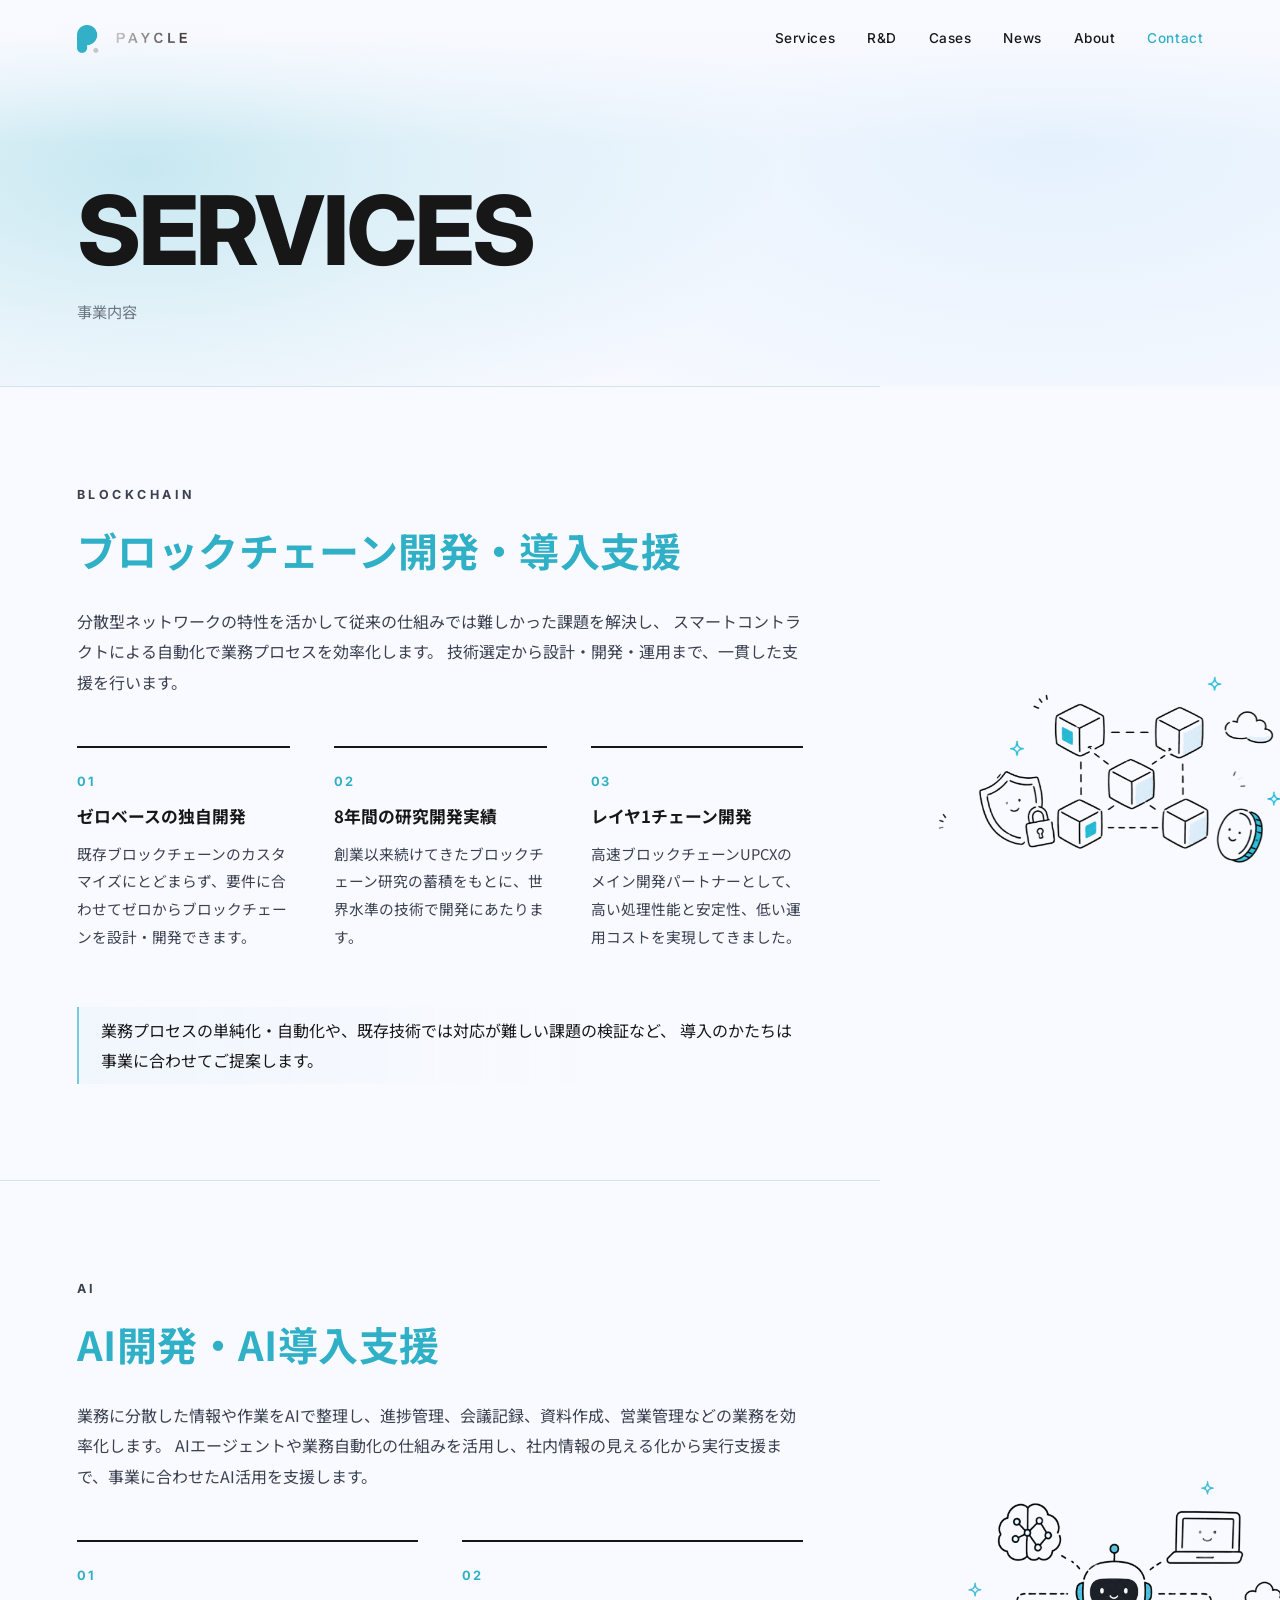
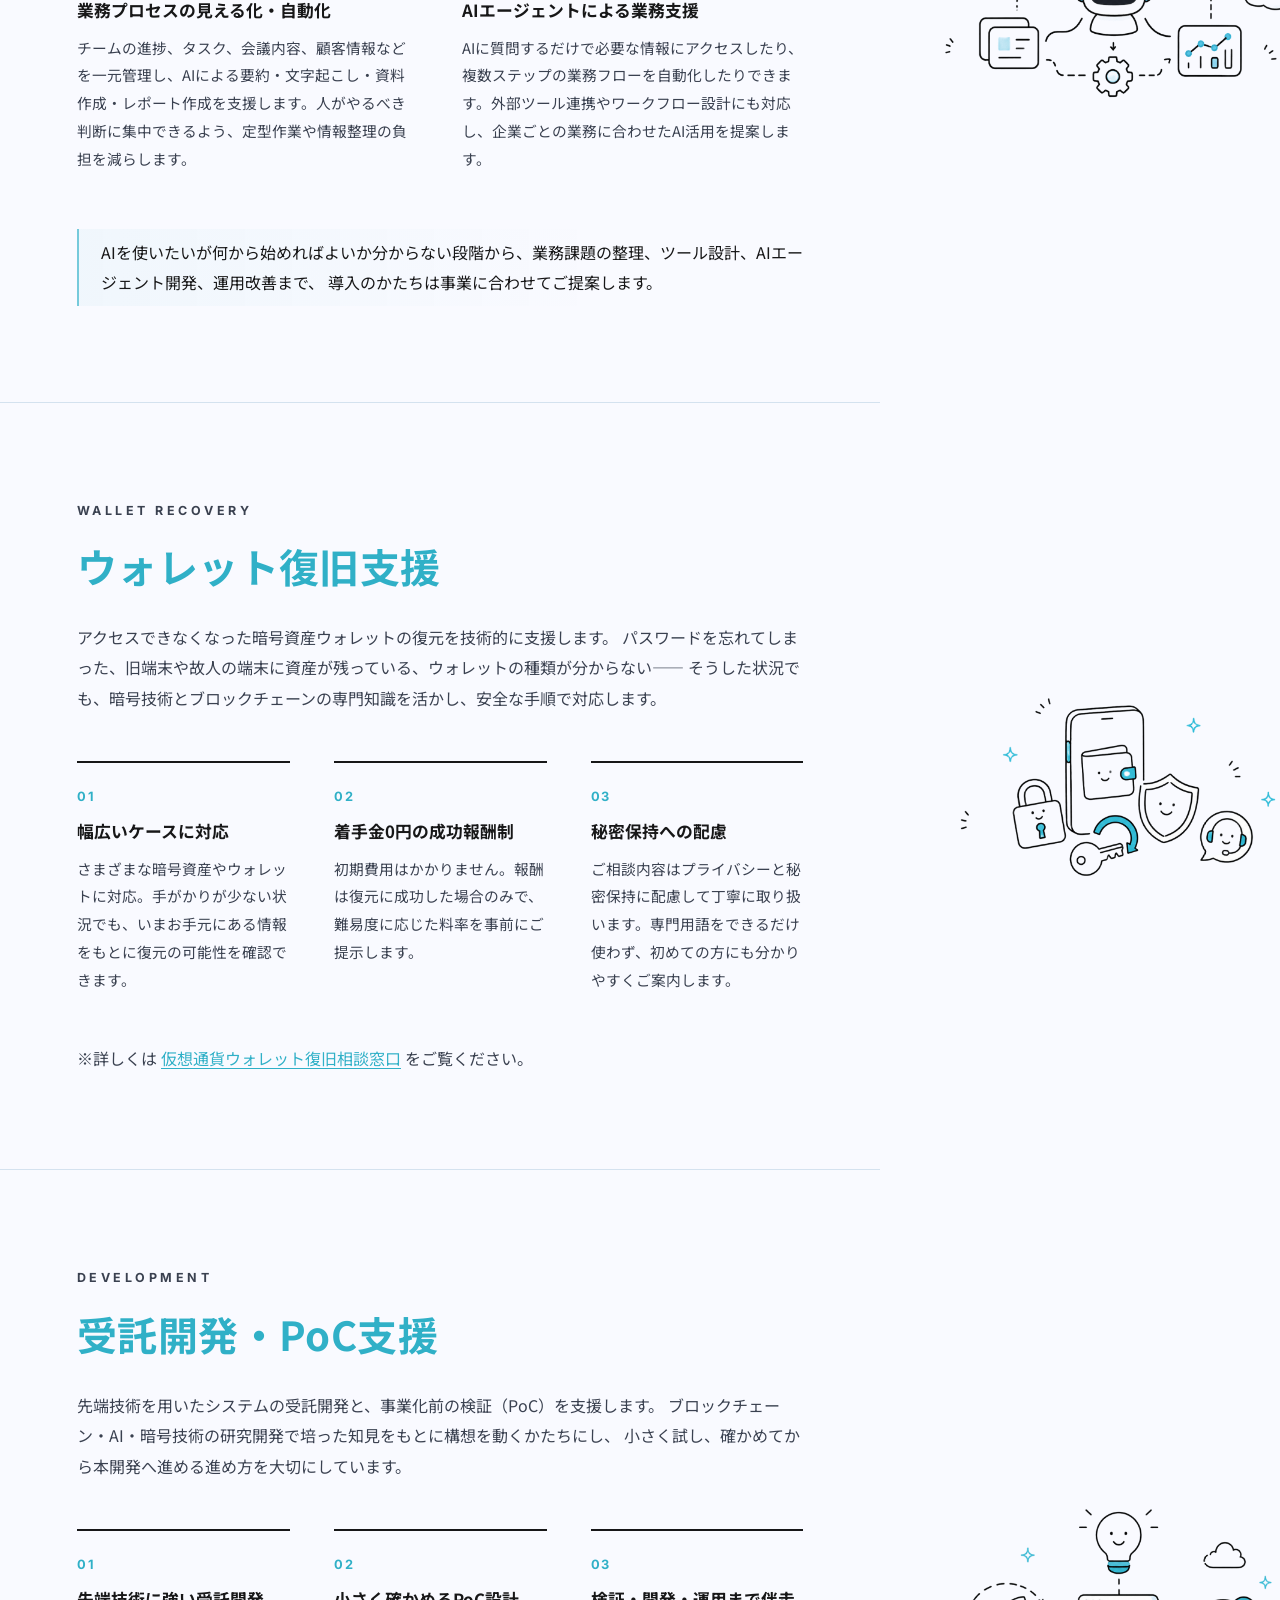
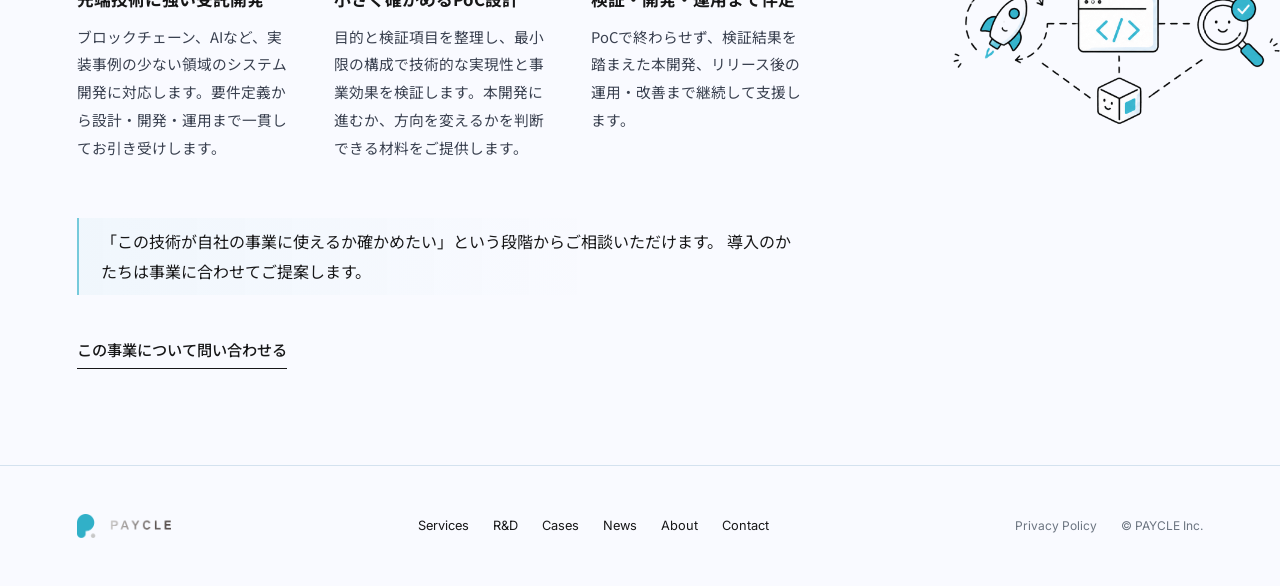
<file: services.html>
<!DOCTYPE html>
<html lang="ja">
<head>
  <meta charset="UTF-8">
  <meta name="viewport" content="width=device-width, initial-scale=1.0">
  <title>Services | PAYCLE</title>
  <meta name="description" content="ペイクルの事業内容。ブロックチェーン開発・導入支援、AI開発・AI導入支援、ウォレット復元支援、受託開発・PoC支援。">
  <link rel="preconnect" href="https://fonts.googleapis.com">
  <link rel="preconnect" href="https://fonts.gstatic.com" crossorigin>
  <link href="https://fonts.googleapis.com/css2?family=Inter:wght@400;500;700;800&family=Noto+Sans+JP:wght@400;500;700&display=swap" rel="stylesheet">
  <link rel="stylesheet" href="css/style.css">
</head>
<body>

  <header class="site-header">
    <a href="index.html" class="logo"><img src="images/logo.png" alt="PAYCLE"></a>
    <nav class="global-nav" id="globalNav">
      <a href="services.html">Services</a>
      <a href="rd.html">R&amp;D</a>
      <a href="cases.html">Cases</a>
      <a href="news.html">News</a>
      <a href="about.html">About</a>
      <a href="contact.html" class="nav-contact">Contact</a>
    </nav>
    <button class="nav-toggle" id="navToggle" aria-label="メニューを開く" aria-expanded="false">
      <span></span><span></span>
    </button>
  </header>

  <main>
    <div class="page-hero">
      <h1 class="page-title-en">SERVICES</h1>
      <p class="page-title-jp">事業内容</p>
    </div>

    <section class="page-section" id="blockchain">
      <p class="section-label">BLOCKCHAIN</p>
      <h2>ブロックチェーン開発・導入支援</h2>
      <p>
        分散型ネットワークの特性を活かして従来の仕組みでは難しかった課題を解決し、
        スマートコントラクトによる自動化で業務プロセスを効率化します。
        技術選定から設計・開発・運用まで、一貫した支援を行います。
      </p>
      <ul class="value-list">
        <li>
          <span class="value-num">01</span>
          <h3 class="value-title">ゼロベースの独自開発</h3>
          <p class="value-desc">既存ブロックチェーンのカスタマイズにとどまらず、要件に合わせてゼロからブロックチェーンを設計・開発できます。</p>
        </li>
        <li>
          <span class="value-num">02</span>
          <h3 class="value-title">8年間の研究開発実績</h3>
          <p class="value-desc">創業以来続けてきたブロックチェーン研究の蓄積をもとに、世界水準の技術で開発にあたります。</p>
        </li>
        <li>
          <span class="value-num">03</span>
          <h3 class="value-title">レイヤ1チェーン開発</h3>
          <p class="value-desc">高速ブロックチェーンUPCXのメイン開発パートナーとして、高い処理性能と安定性、低い運用コストを実現してきました。</p>
        </li>
      </ul>
      <p class="section-closing">
        業務プロセスの単純化・自動化や、既存技術では対応が難しい課題の検証など、
        導入のかたちは事業に合わせてご提案します。
      </p>
      <figure class="service-side-image">
        <img src="images/services_blockchain.png" alt="ブロックチェーンネットワークのイメージ" loading="lazy">
      </figure>
    </section>

    <section class="page-section" id="ai">
      <p class="section-label">AI</p>
      <h2>AI開発・AI導入支援</h2>
      <p>
        業務に分散した情報や作業をAIで整理し、進捗管理、会議記録、資料作成、営業管理などの業務を効率化します。
        AIエージェントや業務自動化の仕組みを活用し、社内情報の見える化から実行支援まで、事業に合わせたAI活用を支援します。
      </p>
      <ul class="value-list">
        <li>
          <span class="value-num">01</span>
          <h3 class="value-title">業務プロセスの見える化・自動化</h3>
          <p class="value-desc">チームの進捗、タスク、会議内容、顧客情報などを一元管理し、AIによる要約・文字起こし・資料作成・レポート作成を支援します。人がやるべき判断に集中できるよう、定型作業や情報整理の負担を減らします。</p>
        </li>
        <li>
          <span class="value-num">02</span>
          <h3 class="value-title">AIエージェントによる業務支援</h3>
          <p class="value-desc">AIに質問するだけで必要な情報にアクセスしたり、複数ステップの業務フローを自動化したりできます。外部ツール連携やワークフロー設計にも対応し、企業ごとの業務に合わせたAI活用を提案します。</p>
        </li>
      </ul>
      <p class="section-closing">
        AIを使いたいが何から始めればよいか分からない段階から、業務課題の整理、ツール設計、AIエージェント開発、運用改善まで、
        導入のかたちは事業に合わせてご提案します。
      </p>
      <figure class="service-side-image">
        <img src="images/services_ai.png" alt="AIによる業務支援のイメージ" loading="lazy">
      </figure>
    </section>

    <section class="page-section" id="wallet-recovery">
      <p class="section-label">WALLET RECOVERY</p>
      <h2>ウォレット復旧支援</h2>
      <p>
        アクセスできなくなった暗号資産ウォレットの復元を技術的に支援します。
        パスワードを忘れてしまった、旧端末や故人の端末に資産が残っている、ウォレットの種類が分からない——
        そうした状況でも、暗号技術とブロックチェーンの専門知識を活かし、安全な手順で対応します。
      </p>
      <ul class="value-list">
        <li>
          <span class="value-num">01</span>
          <h3 class="value-title">幅広いケースに対応</h3>
          <p class="value-desc">さまざまな暗号資産やウォレットに対応。手がかりが少ない状況でも、いまお手元にある情報をもとに復元の可能性を確認できます。</p>
        </li>
        <li>
          <span class="value-num">02</span>
          <h3 class="value-title">着手金0円の成功報酬制</h3>
          <p class="value-desc">初期費用はかかりません。報酬は復元に成功した場合のみで、難易度に応じた料率を事前にご提示します。</p>
        </li>
        <li>
          <span class="value-num">03</span>
          <h3 class="value-title">秘密保持への配慮</h3>
          <p class="value-desc">ご相談内容はプライバシーと秘密保持に配慮して丁寧に取り扱います。専門用語をできるだけ使わず、初めての方にも分かりやすくご案内します。</p>
        </li>
      </ul>
      <p>
        ※詳しくは
        <a href="https://wallet-recovery.jp/" target="_blank" rel="noopener">仮想通貨ウォレット復旧相談窓口</a>
        をご覧ください。
      </p>
      <figure class="service-side-image">
        <img src="images/services_wallet.png" alt="ウォレット復旧支援のイメージ" loading="lazy">
      </figure>
    </section>

    <section class="page-section" id="development">
      <p class="section-label">DEVELOPMENT</p>
      <h2>受託開発・PoC支援</h2>
      <p>
        先端技術を用いたシステムの受託開発と、事業化前の検証（PoC）を支援します。
        ブロックチェーン・AI・暗号技術の研究開発で培った知見をもとに構想を動くかたちにし、
        小さく試し、確かめてから本開発へ進める進め方を大切にしています。
      </p>
      <ul class="value-list">
        <li>
          <span class="value-num">01</span>
          <h3 class="value-title">先端技術に強い受託開発</h3>
          <p class="value-desc">ブロックチェーン、AIなど、実装事例の少ない領域のシステム開発に対応します。要件定義から設計・開発・運用まで一貫してお引き受けします。</p>
        </li>
        <li>
          <span class="value-num">02</span>
          <h3 class="value-title">小さく確かめるPoC設計</h3>
          <p class="value-desc">目的と検証項目を整理し、最小限の構成で技術的な実現性と事業効果を検証します。本開発に進むか、方向を変えるかを判断できる材料をご提供します。</p>
        </li>
        <li>
          <span class="value-num">03</span>
          <h3 class="value-title">検証・開発・運用まで伴走</h3>
          <p class="value-desc">PoCで終わらせず、検証結果を踏まえた本開発、リリース後の運用・改善まで継続して支援します。</p>
        </li>
      </ul>
      <p class="section-closing">
        「この技術が自社の事業に使えるか確かめたい」という段階からご相談いただけます。
        導入のかたちは事業に合わせてご提案します。
      </p>
      <a href="contact.html" class="text-link">この事業について問い合わせる</a>
      <figure class="service-side-image">
        <img src="images/services_development.png" alt="受託開発とPoC支援のイメージ" loading="lazy">
      </figure>
    </section>
  </main>

  <footer class="site-footer">
    <div class="footer-inner">
      <p class="footer-logo"><img src="images/logo.png" alt="PAYCLE"></p>
      <nav class="footer-nav">
        <a href="services.html">Services</a>
        <a href="rd.html">R&amp;D</a>
        <a href="cases.html">Cases</a>
        <a href="news.html">News</a>
        <a href="about.html">About</a>
        <a href="contact.html">Contact</a>
      </nav>
      <div class="footer-legal">
        <a href="privacy-policy.html">Privacy Policy</a>
        <p class="copyright">&copy; PAYCLE Inc.</p>
      </div>
    </div>
  </footer>

  <script src="js/main.js"></script>
</body>
</html>
</file>
<file: css/style.css>
/* ==========================================================
   PAYCLE Corporate Site
   Minimal, whitespace-driven design with large EN typography
   ========================================================== */

:root {
  --bg: #f9faff;       /* ホワイト */
  --ink: #171718;      /* ブラック */
  --accent: #30b0c7;   /* メインブルー */
  --sub: #e2f0fd;      /* サブブルー */
  --muted: #6b7480;
  --line: #d4e2ef;
  --font-en: "Inter", sans-serif;
  --font-jp: "Noto Sans JP", sans-serif;
  --pad-x: clamp(20px, 6vw, 96px);
}

* {
  margin: 0;
  padding: 0;
  box-sizing: border-box;
}

html {
  scroll-behavior: smooth;
}

body {
  background: var(--bg);
  color: var(--ink);
  font-family: var(--font-jp);
  font-size: 16px;
  line-height: 1.9;
  -webkit-font-smoothing: antialiased;
}

main {
  overflow-x: clip;
}

a {
  color: inherit;
  text-decoration: none;
}

ul {
  list-style: none;
}

.sp-only {
  display: none;
}

/* ---------- Header ---------- */

.site-header {
  position: fixed;
  top: 0;
  left: 0;
  right: 0;
  z-index: 100;
  display: flex;
  align-items: center;
  justify-content: space-between;
  padding: 22px var(--pad-x);
  mix-blend-mode: normal;
  background: transparent;
  transition: background 0.3s ease, box-shadow 0.3s ease;
}

.site-header.is-scrolled {
  background: rgba(249, 250, 255, 0.92);
  box-shadow: 0 1px 0 var(--line);
}

.logo {
  display: inline-flex;
  align-items: center;
}

.logo img {
  height: 28px;
  width: auto;
  display: block;
}

.global-nav {
  display: flex;
  gap: clamp(18px, 2.5vw, 36px);
  font-family: var(--font-en);
  font-weight: 500;
  font-size: 0.85rem;
  letter-spacing: 0.04em;
}

.global-nav a {
  position: relative;
  padding: 4px 0;
}

.global-nav a::after {
  content: "";
  position: absolute;
  left: 0;
  bottom: 0;
  width: 100%;
  height: 1px;
  background: var(--ink);
  transform: scaleX(0);
  transform-origin: right;
  transition: transform 0.3s ease;
}

.global-nav a:hover::after {
  transform: scaleX(1);
  transform-origin: left;
}

.nav-contact {
  color: var(--accent);
}

.nav-contact::after {
  background: var(--accent);
}

.nav-toggle {
  display: none;
}

/* ---------- Hero ---------- */

.hero {
  min-height: 100svh;
  display: flex;
  flex-direction: column;
  justify-content: center;
  padding: 120px var(--pad-x) 80px;
  position: relative;
  overflow: hidden;
}

/* soft gradient backdrop */
.hero::before {
  content: "";
  position: absolute;
  inset: -15%;
  z-index: 0;
  background:
    linear-gradient(to bottom, rgba(249, 250, 255, 1) 12%, rgba(249, 250, 255, 0) 30%),
    radial-gradient(circle at 18% 36%, rgba(48, 176, 199, 0.35) 0%, rgba(48, 176, 199, 0.14) 22%, transparent 45%),
    radial-gradient(circle at 78% 32%, rgba(226, 240, 253, 0.95) 0%, rgba(226, 240, 253, 0.45) 25%, transparent 50%),
    radial-gradient(circle at 68% 78%, rgba(48, 176, 199, 0.18) 0%, rgba(48, 176, 199, 0.08) 24%, transparent 48%),
    radial-gradient(circle at 28% 88%, rgba(226, 240, 253, 0.8) 0%, rgba(226, 240, 253, 0.35) 22%, transparent 46%);
  animation: drift 20s ease-in-out infinite alternate;
}

.hero > * {
  position: relative;
  z-index: 1;
}

@keyframes drift {
  to {
    transform: translate3d(5%, -4%, 0) scale(1.1) rotate(3deg);
  }
}

@media (prefers-reduced-motion: reduce) {
  .hero::before,
  .news::before {
    animation: none;
  }
}

.hero-words {
  font-family: var(--font-en);
  font-weight: 800;
  font-size: clamp(2.2rem, 7.5vw, 6.2rem);
  line-height: 1.04;
  letter-spacing: -0.02em;
  text-transform: uppercase;
}

.hero-words .word {
  display: block;
  opacity: 0;
  transform: translateX(70vw);
  animation: slide-in 1s cubic-bezier(0.22, 1, 0.36, 1) forwards;
}

.hero-words .word:nth-child(1) { animation-delay: 0.1s; }
.hero-words .word:nth-child(2) { animation-delay: 0.28s; }
.hero-words .word:nth-child(3) { animation-delay: 0.46s; }
.hero-words .word:nth-child(4) { animation-delay: 0.64s; }
.hero-words .word:nth-child(5) { animation-delay: 0.82s; }

.hero-words .outline {
  color: transparent;
  -webkit-text-stroke: 1.5px var(--accent);
}

@keyframes slide-in {
  0% {
    opacity: 0;
    transform: translateX(70vw);
  }
  30% {
    opacity: 1;
  }
  100% {
    opacity: 1;
    transform: translateX(0);
  }
}

.hero-copy {
  margin-top: clamp(28px, 4vw, 48px);
  font-size: clamp(0.95rem, 1.4vw, 1.15rem);
  font-weight: 500;
  opacity: 0;
  animation: rise 0.9s cubic-bezier(0.22, 1, 0.36, 1) 0.7s forwards;
}

.hero-scroll {
  position: absolute;
  bottom: 28px;
  right: var(--pad-x);
  font-family: var(--font-en);
  font-size: 0.7rem;
  letter-spacing: 0.3em;
  color: var(--muted);
  writing-mode: vertical-rl;
}

/* ---------- Shared section styles ---------- */

section {
  padding: clamp(80px, 12vw, 160px) var(--pad-x);
}

.section-label {
  font-family: var(--font-en);
  font-weight: 700;
  font-size: 0.78rem;
  letter-spacing: 0.28em;
  color: var(--accent);
  margin-bottom: 28px;
}

.section-label.light {
  color: var(--accent);
}

.section-title-en {
  font-family: var(--font-en);
  font-weight: 800;
  font-size: clamp(2rem, 5vw, 4rem);
  line-height: 1.1;
  letter-spacing: -0.01em;
  text-transform: uppercase;
  margin-bottom: clamp(36px, 5vw, 64px);
}

.section-title-en.light {
  color: #fff;
}

.text-link {
  display: inline-block;
  margin-top: 40px;
  font-weight: 500;
  font-size: 0.95rem;
  border-bottom: 1px solid var(--ink);
  padding-bottom: 4px;
  transition: opacity 0.25s ease;
}

.text-link:hover {
  opacity: 0.5;
}

.text-link.light {
  color: #fff;
  border-color: #fff;
}

/* scroll reveal */
.reveal {
  opacity: 0;
  transform: translateY(32px);
  transition: opacity 0.8s ease, transform 0.8s cubic-bezier(0.22, 1, 0.36, 1);
}

.reveal.is-visible {
  opacity: 1;
  transform: translateY(0);
}

.motion-ready .service-side-image,
.motion-ready .philosophy-feature-image,
.motion-ready .message-portrait,
.motion-ready .company-photos figure,
.motion-ready .member-photo {
  opacity: 0;
  transform: translateX(var(--photo-motion-offset, 72px)) var(--photo-rest-transform, translateY(0));
  transition:
    opacity 0.72s ease,
    transform 0.72s cubic-bezier(0.22, 1, 0.36, 1);
  transition-delay: 0.22s;
  will-change: opacity, transform;
}

.motion-ready .service-side-image.is-visible,
.motion-ready .philosophy-feature-image.is-visible,
.motion-ready .message-portrait.is-visible,
.motion-ready .company-photos figure.is-visible,
.motion-ready .member-photo.is-visible {
  opacity: 1;
  transform: translateX(0) var(--photo-rest-transform, translateY(0));
}

.motion-ready .conference-collage img,
.motion-ready .patent-certificate-fan img {
  opacity: 0;
  transform: translateX(var(--photo-motion-offset, 72px)) var(--photo-rest-transform, rotate(0deg));
  transition:
    opacity 0.72s ease,
    transform 0.72s cubic-bezier(0.22, 1, 0.36, 1);
  will-change: opacity, transform;
}

.motion-ready .conference-collage.is-visible img,
.motion-ready .patent-certificate-fan.is-visible img {
  opacity: 1;
  transform: translateX(0) var(--photo-rest-transform, rotate(0deg));
}

.motion-ready .conference-collage img:nth-of-type(1),
.motion-ready .patent-certificate-fan img:nth-child(1),
.motion-ready .company-photos figure:nth-child(1),
.motion-ready .member-grid li:nth-child(1) .member-photo {
  transition-delay: 0.22s;
}

.motion-ready .conference-collage img:nth-of-type(2),
.motion-ready .patent-certificate-fan img:nth-child(2),
.motion-ready .company-photos figure:nth-child(2),
.motion-ready .member-grid li:nth-child(2) .member-photo {
  transition-delay: 0.36s;
}

.motion-ready .conference-collage img:nth-of-type(3),
.motion-ready .patent-certificate-fan img:nth-child(3),
.motion-ready .member-grid li:nth-child(3) .member-photo {
  transition-delay: 0.5s;
}

.motion-ready .conference-collage img:nth-of-type(4) {
  transition-delay: 0.64s;
}

.motion-ready .company-photos figure:nth-child(2),
.motion-ready .member-grid li:nth-child(2) .member-photo {
  --photo-motion-offset: -72px;
}

.motion-ready .page-section > .section-label,
.motion-ready .page-section > h2,
.motion-ready .page-section > p,
.motion-ready .page-section > .value-list,
.motion-ready .page-section > .fact-list,
.motion-ready .page-section > .partner-list,
.motion-ready .page-section > .advisor-list,
.motion-ready .page-section > .member-grid,
.motion-ready .page-section > .text-link,
.motion-ready .page-section > .section-closing,
.motion-ready .page-section > .company-columns {
  opacity: 0;
  transform: translateY(22px);
  transition:
    opacity 0.7s ease,
    transform 0.7s cubic-bezier(0.22, 1, 0.36, 1);
  will-change: opacity, transform;
}

.motion-ready .page-section.is-visible > .section-label,
.motion-ready .page-section.is-visible > h2,
.motion-ready .page-section.is-visible > p,
.motion-ready .page-section.is-visible > .value-list,
.motion-ready .page-section.is-visible > .fact-list,
.motion-ready .page-section.is-visible > .partner-list,
.motion-ready .page-section.is-visible > .advisor-list,
.motion-ready .page-section.is-visible > .member-grid,
.motion-ready .page-section.is-visible > .text-link,
.motion-ready .page-section.is-visible > .section-closing,
.motion-ready .page-section.is-visible > .company-columns {
  opacity: 1;
  transform: translateY(0);
}

.motion-ready .page-section > h2 {
  transition-delay: 0.06s;
}

.motion-ready .page-section > p {
  transition-delay: 0.12s;
}

.motion-ready .page-section > .value-list,
.motion-ready .page-section > .fact-list,
.motion-ready .page-section > .partner-list,
.motion-ready .page-section > .member-grid,
.motion-ready .page-section > .company-columns {
  transition-delay: 0.18s;
}

.motion-ready .page-section > .advisor-list,
.motion-ready .page-section > .section-closing,
.motion-ready .page-section > .text-link {
  transition-delay: 0.24s;
}

/* ---------- Intro ---------- */

.intro-text {
  max-width: 38em;
  font-size: clamp(1.05rem, 1.7vw, 1.35rem);
  font-weight: 500;
  line-height: 2.1;
}

/* ---------- Services ---------- */

.services {
  background: #f0f7fe;
}

.service-list {
  display: grid;
  grid-template-columns: repeat(4, minmax(0, 1fr));
  gap: clamp(14px, 2vw, 24px);
}

.service-list li {
  min-height: 100%;
  overflow: hidden;
  border: 1px solid rgba(48, 176, 199, 0.18);
  border-radius: 8px;
  background: rgba(255, 255, 255, 0.76);
  box-shadow: 0 14px 38px rgba(23, 23, 24, 0.05);
  transition:
    transform 0.32s cubic-bezier(0.22, 1, 0.36, 1),
    border-color 0.32s ease,
    box-shadow 0.32s ease,
    background 0.32s ease;
}

.service-list li:hover {
  transform: translateY(-10px);
  border-color: rgba(48, 176, 199, 0.48);
  background: rgba(255, 255, 255, 0.94);
  box-shadow: 0 28px 70px rgba(48, 176, 199, 0.16);
}

.service-list a {
  position: relative;
  min-height: clamp(240px, 24vw, 340px);
  display: grid;
  grid-template-rows: auto minmax(0, 1fr) auto auto;
  padding: clamp(22px, 3vw, 34px);
  transition: color 0.3s ease;
}

.service-num {
  grid-row: 1;
  position: relative;
  z-index: 1;
  font-family: var(--font-en);
  font-size: 0.8rem;
  font-weight: 500;
  color: var(--accent);
}

.service-image {
  position: absolute;
  top: 52%;
  right: clamp(-150px, -9vw, -72px);
  z-index: 0;
  width: clamp(250px, 20vw, 380px);
  max-width: none;
  opacity: 0.28;
  pointer-events: none;
  transform: translateY(-50%);
  transition: opacity 0.3s ease, transform 0.32s ease;
}

.service-list li:hover .service-image {
  opacity: 0.38;
  transform: translateY(-50%) scale(1.04);
}

.service-name {
  grid-row: 3;
  position: relative;
  z-index: 1;
  min-height: 2.16em;
  font-family: var(--font-en);
  font-weight: 700;
  font-size: clamp(1.5rem, 3.2vw, 2.4rem);
  line-height: 1.08;
  letter-spacing: 0;
  display: flex;
  align-items: flex-end;
  transition: color 0.3s ease;
}

.service-list a:is(:hover, :focus-visible) .service-name {
  color: var(--accent);
}

.service-name--development {
  font-size: clamp(1.42rem, 3vw, 2.25rem);
}

.service-name--stacked {
  flex-direction: column;
  align-items: flex-start;
  justify-content: flex-end;
}

.service-desc {
  grid-row: 4;
  position: relative;
  z-index: 1;
  min-height: 3.6em;
  font-size: 0.9rem;
  line-height: 1.8;
  color: var(--muted);
  margin-top: 18px;
}

@media (max-width: 1080px) {
  .service-list {
    grid-template-columns: repeat(2, minmax(0, 1fr));
  }
}

/* ---------- R&D (dark section) ---------- */

.rd {
  background: var(--ink);
  color: #c3ccd4;
}

.rd-inner {
  max-width: 1100px;
}

.rd-text {
  max-width: 34em;
  font-size: 1.05rem;
}

/* ---------- Cases ---------- */

.cases-text {
  max-width: 34em;
  font-size: 1.05rem;
}

/* 提携先ロゴのマーキー（左から右へ流れてループ） */
.logo-marquee {
  margin-top: clamp(36px, 5vw, 56px);
  overflow: hidden;
}

.logo-track {
  display: flex;
  align-items: center;
  width: max-content;
  animation: marquee 45s linear infinite;
}

.logo-track img {
  height: clamp(34px, 4.8vw, 50px);
  width: auto;
  margin-right: clamp(48px, 6vw, 80px);
}

.logo-track img.logo-lg {
  height: clamp(48px, 6.5vw, 70px);
}

.logo-track img.logo-xl {
  height: clamp(58px, 7.8vw, 88px);
}

/* 2セット並べたトラックを半分だけ動かすことで継ぎ目なくループさせる */
@keyframes marquee {
  from { transform: translateX(0); }
  to { transform: translateX(-50%); }
}

/* ---------- News ---------- */

.news {
  position: relative;
  overflow: hidden;
}

.news::before {
  content: "";
  position: absolute;
  inset: -15%;
  z-index: 0;
  background:
    radial-gradient(ellipse 60% 90% at 80% 35%, rgba(48, 176, 199, 0.28) 0%, rgba(48, 176, 199, 0.12) 35%, transparent 70%),
    radial-gradient(ellipse 65% 100% at 28% 65%, rgba(226, 240, 253, 0.95) 0%, rgba(226, 240, 253, 0.45) 40%, transparent 75%);
  animation: drift 24s ease-in-out infinite alternate;
}

.news > * {
  position: relative;
  z-index: 1;
}

.news-list {
  border-top: 1px solid #c3d8ec;
  max-width: 880px;
}

.news .news-list li {
  border-color: #c3d8ec;
}

.news-list li {
  border-bottom: 1px solid var(--line);
}

.news-list a {
  display: flex;
  gap: clamp(16px, 3vw, 40px);
  align-items: baseline;
  padding: 22px 4px;
  transition: color 0.25s ease;
}

.news-list a:hover {
  color: var(--accent);
}

.news-list time {
  font-family: var(--font-en);
  font-size: 0.85rem;
  color: var(--muted);
  flex-shrink: 0;
}

.news-list span {
  font-size: 0.95rem;
}

/* ---------- Contact CTA ---------- */

.contact-cta {
  text-align: center;
  padding-top: clamp(100px, 14vw, 180px);
  padding-bottom: clamp(100px, 14vw, 180px);
  background: var(--bg);
}

.contact-title {
  font-family: var(--font-en);
  font-weight: 800;
  font-size: clamp(2.8rem, 9vw, 7rem);
  letter-spacing: -0.02em;
  line-height: 1;
  color: transparent;
  -webkit-text-stroke: 1.5px var(--accent);
  margin-bottom: 28px;
}

.contact-text {
  color: var(--muted);
  margin-bottom: 40px;
}

.contact-button {
  display: inline-block;
  font-weight: 700;
  font-size: 0.95rem;
  padding: 18px 64px;
  border: 1.5px solid var(--ink);
  border-radius: 999px;
  transition: background 0.3s ease, color 0.3s ease;
}

.contact-button:hover {
  background: var(--accent);
  border-color: var(--accent);
  color: #fff;
}

/* ---------- Footer ---------- */

.site-footer {
  border-top: 1px solid var(--line);
  padding: 48px var(--pad-x);
}

.footer-inner {
  display: flex;
  align-items: center;
  justify-content: space-between;
  gap: 24px;
  flex-wrap: wrap;
}

.footer-logo img {
  height: 24px;
  width: auto;
  display: block;
}

.footer-nav {
  display: flex;
  gap: 24px;
  font-family: var(--font-en);
  font-size: 0.8rem;
  flex-wrap: wrap;
}

.footer-nav a:hover {
  color: var(--accent);
}

.copyright {
  font-family: var(--font-en);
  font-size: 0.75rem;
  color: var(--muted);
}

.footer-legal {
  display: flex;
  align-items: center;
  gap: 24px;
}

.footer-legal a {
  font-family: var(--font-en);
  font-size: 0.75rem;
  color: var(--muted);
  transition: color 0.25s ease;
}

.footer-legal a:hover {
  color: var(--accent);
}

/* ---------- Sub pages ---------- */

.page-hero {
  padding: 180px var(--pad-x) 60px;
  position: relative;
  overflow: hidden;
}

.page-hero::before {
  content: "";
  position: absolute;
  inset: -15%;
  z-index: 0;
  background:
    linear-gradient(to bottom, rgba(249, 250, 255, 1) 16%, rgba(249, 250, 255, 0) 40%),
    radial-gradient(ellipse 55% 90% at 20% 45%, rgba(48, 176, 199, 0.25) 0%, rgba(48, 176, 199, 0.1) 35%, transparent 70%),
    radial-gradient(ellipse 60% 100% at 75% 40%, rgba(226, 240, 253, 0.9) 0%, rgba(226, 240, 253, 0.4) 40%, transparent 75%);
}

.page-hero > * {
  position: relative;
  z-index: 1;
}

.page-title-en {
  font-family: var(--font-en);
  font-weight: 800;
  font-size: clamp(2.6rem, 8vw, 6rem);
  letter-spacing: -0.02em;
  line-height: 1.05;
  text-transform: uppercase;
}

.page-title-jp {
  margin-top: 16px;
  font-size: 0.95rem;
  color: var(--muted);
}

.page-section {
  max-width: 880px;
  border-top: 1px solid var(--line);
  padding-top: clamp(56px, 8vw, 96px);
  padding-bottom: clamp(56px, 8vw, 96px);
}

.page-section > .section-label {
  margin-bottom: 16px;
}

.page-section h2 {
  font-size: clamp(1.7rem, 3.4vw, 2.5rem);
  font-weight: 700;
  letter-spacing: 0.01em;
  line-height: 1.4;
  margin-bottom: 28px;
  color: var(--accent);
}

.page-section p {
  color: #3a4150;
}

.page-section .message-lead {
  font-size: 1.15rem;
}

#blockchain,
#ai,
#wallet-recovery,
#development,
#post-quantum,
#university,
#academic,
#ip {
  position: relative;
}

.service-side-image {
  display: none;
}

@media (min-width: 1240px) {
  .service-side-image {
    --photo-rest-transform: translateY(-50%);
    display: block;
    position: absolute;
    top: 50%;
    left: calc(100% + 20px);
    width: clamp(360px, 34vw, 560px);
    margin: 0;
    transform: var(--photo-rest-transform);
    pointer-events: none;
  }

  .service-side-image img {
    display: block;
    width: 100%;
    height: auto;
  }

}

.research-partner-logos {
  display: none;
}

@media (min-width: 1240px) {
  .research-partner-logos {
    display: block;
    position: absolute;
    top: 50%;
    left: calc(100% + 20px);
    width: clamp(360px, 34vw, 560px);
    height: clamp(165px, 15vw, 235px);
    margin: 0;
    transform: translateY(-50%);
    pointer-events: none;
  }

  .research-partner-logos img {
    position: absolute;
    display: block;
    max-width: 100%;
    height: auto;
  }

  .research-partner-logos .partner-paycle {
    top: 16%;
    left: 4%;
    width: 48%;
    transform: none;
  }

  .research-partner-logos .partner-upcx {
    top: 2%;
    right: 12%;
    bottom: auto;
    left: auto;
    width: 20%;
    mix-blend-mode: multiply;
  }

  .research-partner-logos .partner-nas {
    right: auto;
    bottom: 8%;
    left: 50%;
    width: 66%;
    transform: translateX(-50%);
  }
}

@media (max-width: 1239px) {
  .research-partner-logos {
    display: block;
    max-width: min(360px, 78vw);
    margin: clamp(28px, 8vw, 44px) auto 0;
  }

  .research-partner-logos .partner-paycle,
  .research-partner-logos .partner-upcx {
    display: none;
  }

  .research-partner-logos .partner-nas {
    display: block;
    width: 100%;
    height: auto;
  }
}

.conference-collage {
  display: none;
}

@media (min-width: 1240px) {
  .conference-collage {
    display: block;
    position: absolute;
    top: 50%;
    left: calc(100% + 20px);
    width: clamp(340px, 31vw, 510px);
    height: clamp(430px, 40vw, 600px);
    margin: 0;
    transform: translateY(-50%);
    pointer-events: none;
  }

  .conference-collage img {
    position: absolute;
    display: block;
    object-fit: cover;
    border: 5px solid rgba(255, 255, 255, 0.96);
    border-radius: 4px;
    box-shadow: 0 16px 36px rgba(23, 23, 24, 0.16);
  }

  .conference-title {
    position: absolute;
    top: 7%;
    left: 3%;
    z-index: 5;
    width: max-content;
    max-width: 94%;
    padding: 7px 10px;
    background: rgba(249, 250, 255, 0.92);
    border-left: 3px solid var(--accent);
    border-radius: 3px;
    box-shadow: none;
    color: var(--ink);
    font-family: var(--font-en);
    font-size: clamp(0.9rem, 1.7vw, 1.05rem);
    font-weight: 800;
    line-height: 1.2;
    letter-spacing: 0;
  }

  .conference-photo-1 {
    --photo-motion-offset: -72px;
    --photo-rest-transform: rotate(-2deg);
    top: 18%;
    left: 0;
    z-index: 4;
    width: 55%;
    height: 39%;
    transform: var(--photo-rest-transform);
  }

  .conference-photo-2 {
    --photo-motion-offset: 72px;
    --photo-rest-transform: rotate(2deg);
    top: 21%;
    right: 0;
    z-index: 3;
    width: 49%;
    height: 35%;
    object-position: 74% center;
    transform: var(--photo-rest-transform);
  }

  .conference-photo-3 {
    --photo-motion-offset: -72px;
    --photo-rest-transform: rotate(1.5deg);
    bottom: 0;
    left: 5%;
    z-index: 2;
    width: 46%;
    height: 45%;
    transform: var(--photo-rest-transform);
  }

  .conference-photo-4 {
    --photo-motion-offset: 72px;
    --photo-rest-transform: rotate(-1.5deg);
    right: 1%;
    bottom: 3%;
    z-index: 1;
    width: 53%;
    height: 43%;
    transform: var(--photo-rest-transform);
  }
}

.conference-collage .conference-mobile-photo {
  display: none;
}

@media (max-width: 768px) {
  .conference-collage {
    display: grid;
    grid-template-columns: repeat(2, minmax(0, 1fr));
    gap: 8px;
    margin: clamp(32px, 8vw, 48px) 0 0;
    overflow: hidden;
    border: 1px solid var(--line);
    border-radius: 6px;
    background: #fff;
  }

  .conference-title {
    grid-column: 1 / -1;
    padding: 14px 16px;
    background: rgba(249, 250, 255, 0.98);
    border-left: 3px solid var(--accent);
    color: var(--ink);
    font-family: var(--font-en);
    font-size: 0.95rem;
    font-weight: 800;
    line-height: 1.2;
  }

  .conference-collage img {
    position: static;
    display: block;
    width: 100%;
    height: auto;
    aspect-ratio: 4 / 3;
    object-fit: cover;
    border: 0;
    border-radius: 0;
    box-shadow: none;
    transform: none;
  }

  .conference-collage img:first-of-type {
    grid-column: 1 / -1;
  }

  .conference-collage .conference-mobile-photo {
    display: block;
  }

  .motion-ready .conference-collage img {
    transform: translateY(22px);
  }

  .motion-ready .conference-collage.is-visible img {
    transform: none;
  }
}

.patent-certificate-fan {
  display: none;
}

@media (min-width: 1240px) {
  .patent-certificate-fan {
    display: block;
    position: absolute;
    top: 42%;
    left: calc(100% + 20px);
    width: clamp(360px, 34vw, 560px);
    height: clamp(390px, 37vw, 570px);
    margin: 0;
    transform: translateY(-50%);
    pointer-events: none;
  }

  .patent-certificate-fan img {
    position: absolute;
    bottom: 2%;
    display: block;
    width: 45%;
    height: auto;
    aspect-ratio: auto;
    background: #fff;
    border: 1px solid rgba(107, 116, 128, 0.18);
    box-shadow: 0 18px 42px rgba(23, 23, 24, 0.17);
    transform-origin: 50% 100%;
  }

  .patent-certificate-fan .patent-singapore {
    --photo-motion-offset: -72px;
    --photo-rest-transform: rotate(-11deg);
    left: 3%;
    z-index: 3;
    transform: var(--photo-rest-transform);
  }

  .patent-certificate-fan .patent-japan {
    --photo-motion-offset: 0;
    --photo-rest-transform: translateX(-50%);
    left: 50%;
    z-index: 2;
    transform: var(--photo-rest-transform);
  }

  .patent-certificate-fan .patent-malaysia {
    --photo-motion-offset: 72px;
    --photo-rest-transform: rotate(11deg);
    right: 3%;
    z-index: 1;
    transform: var(--photo-rest-transform);
  }
}

#philosophy {
  position: relative;
}

#message {
  position: relative;
}

.philosophy-feature-image {
  height: clamp(220px, 38vw, 340px);
  margin: 48px calc(var(--pad-x) * -1) 0 0;
  overflow: hidden;
  clip-path: polygon(10% 0, 100% 0, 100% 100%, 0 100%);
}

.philosophy-feature-image img {
  display: block;
  width: 100%;
  height: 100%;
  object-fit: cover;
  object-position: center;
}

@media (min-width: 1200px) {
  .philosophy-feature-image {
    --photo-rest-transform: translateY(-50%);
    position: absolute;
    top: 50%;
    left: calc(100% - 40px);
    width: clamp(520px, 46vw, 760px);
    height: clamp(420px, 42vw, 600px);
    margin: 0;
    transform: var(--photo-rest-transform);
    clip-path: polygon(18% 0, 100% 0, 100% 100%, 6% 100%);
    box-shadow: -24px 28px 60px rgba(23, 23, 24, 0.12);
  }

  .philosophy-feature-image img {
    object-position: 54% center;
  }
}

.message-portrait {
  position: relative;
  height: clamp(260px, 54vw, 360px);
  margin: 44px 0 0;
  overflow: hidden;
  background: linear-gradient(135deg, rgba(48, 176, 199, 0.12), rgba(255, 255, 255, 0.82));
  border: 1px solid rgba(48, 176, 199, 0.24);
  clip-path: polygon(12% 0, 100% 0, 88% 100%, 0 100%);
}

.message-portrait::before {
  content: "";
  position: absolute;
  inset: 14px;
  z-index: 1;
  border: 1px solid rgba(255, 255, 255, 0.82);
  clip-path: inherit;
  pointer-events: none;
}

.message-portrait::after {
  content: "";
  position: absolute;
  inset: 0;
  z-index: 2;
  background: linear-gradient(120deg, rgba(48, 176, 199, 0.22), transparent 36%, rgba(249, 250, 255, 0.18));
  mix-blend-mode: screen;
  pointer-events: none;
}

.message-portrait img {
  display: block;
  width: 100%;
  height: 100%;
  object-fit: cover;
  object-position: center 18%;
  filter: saturate(0.92) contrast(1.08);
}

@media (min-width: 1200px) {
  .message-portrait {
    --photo-rest-transform: translateY(-50%);
    position: absolute;
    top: 50%;
    left: calc(100% + 56px);
    width: clamp(260px, 21vw, 350px);
    height: clamp(360px, 31vw, 460px);
    margin: 0;
    transform: var(--photo-rest-transform);
    box-shadow: -18px 28px 60px rgba(23, 23, 24, 0.12);
  }
}

.page-section p a {
  color: var(--accent);
  text-decoration: underline;
  text-underline-offset: 3px;
}

.page-section p a:hover {
  opacity: 0.6;
}

#upcx {
  position: relative;
}

#usap {
  position: relative;
}

.upcx-event-showcase {
  margin: clamp(36px, 6vw, 56px) 0 0;
  display: grid;
  gap: 18px;
}

.event-card {
  position: relative;
  overflow: hidden;
  min-height: 190px;
  padding: 18px;
  background: transparent;
  border: 0;
  border-radius: 6px;
  box-shadow: none;
  isolation: isolate;
}

.event-card h3 {
  position: relative;
  z-index: 2;
  width: max-content;
  max-width: 100%;
  padding: 7px 10px;
  background: rgba(249, 250, 255, 0.92);
  border-left: 3px solid var(--accent);
  border-radius: 3px;
  color: var(--ink);
  font-family: var(--font-en);
  font-size: clamp(0.9rem, 1.7vw, 1.05rem);
  font-weight: 800;
  line-height: 1.2;
  letter-spacing: 0;
}

.event-card h3 a {
  color: inherit;
}

.event-gallery {
  position: absolute;
  inset: 0;
  z-index: 1;
}

.event-gallery img,
.event-gallery picture {
  position: absolute;
  display: block;
}

.event-gallery img {
  width: 100%;
  height: 100%;
  object-fit: cover;
}

.event-gallery > img,
.event-gallery > picture {
  overflow: hidden;
  border: 4px solid rgba(255, 255, 255, 0.94);
  border-radius: 4px;
  box-shadow: none;
}

.event-gallery > :nth-child(1) {
  --case-photo-offset: 72px;
  --case-rest-transform: rotate(2deg);
  right: 3%;
  bottom: 8%;
  width: 64%;
  height: 68%;
  transform: var(--case-rest-transform);
}

.event-card:nth-child(2) .event-gallery > :nth-child(1) {
  object-position: center top;
}

.event-gallery > :nth-child(2) {
  --case-photo-offset: -72px;
  --case-rest-transform: rotate(-4deg);
  left: 4%;
  bottom: 12%;
  width: 42%;
  height: 48%;
  transform: var(--case-rest-transform);
}

.event-gallery > :nth-child(3) {
  display: none;
}

.cases-page.motion-ready .event-gallery > img,
.cases-page.motion-ready .event-gallery > picture,
.cases-page.motion-ready .usap-event-gallery img {
  opacity: 0;
  transform: translateX(var(--case-photo-offset, 72px)) var(--case-rest-transform, rotate(0deg));
  transition:
    opacity 0.72s ease,
    transform 0.72s cubic-bezier(0.22, 1, 0.36, 1);
  will-change: opacity, transform;
}

.cases-page.motion-ready .event-card.is-visible .event-gallery > img,
.cases-page.motion-ready .event-card.is-visible .event-gallery > picture,
.cases-page.motion-ready .usap-event-card.is-visible .usap-event-gallery img {
  opacity: 1;
  transform: translateX(0) var(--case-rest-transform, rotate(0deg));
}

.cases-page.motion-ready .event-gallery > :nth-child(1),
.cases-page.motion-ready .usap-event-gallery img:nth-child(1) {
  transition-delay: 0.22s;
}

.cases-page.motion-ready .event-gallery > :nth-child(2),
.cases-page.motion-ready .usap-event-gallery img:nth-child(2) {
  transition-delay: 0.38s;
}

.cases-page.motion-ready .event-gallery > :nth-child(3),
.cases-page.motion-ready .usap-event-gallery img:nth-child(3) {
  transition-delay: 0.54s;
}

@media (min-width: 1240px) {
  .upcx-event-showcase {
    position: absolute;
    top: 52%;
    left: calc(100% + 28px);
    width: clamp(380px, 34vw, 560px);
    margin: 0;
    transform: translateY(-50%);
  }

  .event-card {
    min-height: clamp(158px, 14.3vw, 220px);
  }

  .event-card:nth-child(2) {
    margin-left: clamp(26px, 3vw, 48px);
  }

  .event-card:nth-child(3) {
    margin-right: clamp(22px, 2.6vw, 42px);
  }
}

/* 下層ページ共通: 番号付きカードリスト（項目数に応じて2〜3カラム） */
.usap-visual-showcase {
  margin: clamp(36px, 6vw, 56px) 0 0;
  display: grid;
  gap: 14px;
}

.usap-logo-panel {
  display: grid;
  place-items: center;
  min-height: 140px;
  margin: 0;
  overflow: hidden;
  border-radius: 6px;
  background: transparent;
}

.usap-logo-panel img {
  display: block;
  width: min(46%, 170px);
  height: auto;
}

.usap-event-card {
  position: relative;
  min-height: 220px;
  overflow: hidden;
}

.usap-event-card h3 {
  position: relative;
  z-index: 2;
  width: max-content;
  max-width: 100%;
  padding: 7px 10px;
  background: rgba(249, 250, 255, 0.94);
  border-left: 3px solid var(--accent);
  border-radius: 3px;
  color: var(--ink);
  font-family: var(--font-en);
  font-size: clamp(0.86rem, 1.5vw, 1rem);
  font-weight: 800;
  line-height: 1.2;
  letter-spacing: 0;
}

.usap-event-gallery {
  position: absolute;
  inset: 0;
}

.usap-event-gallery img {
  position: absolute;
  display: block;
  object-fit: cover;
  border: 4px solid rgba(255, 255, 255, 0.96);
  border-radius: 4px;
}

.usap-event-gallery img:nth-child(1) {
  --case-photo-offset: 72px;
  --case-rest-transform: rotate(2deg);
  right: 1%;
  bottom: 4%;
  z-index: 1;
  width: 52%;
  height: 78%;
  transform: var(--case-rest-transform);
}

.usap-event-gallery img:nth-child(2) {
  --case-photo-offset: -72px;
  --case-rest-transform: rotate(-3deg);
  left: 2%;
  bottom: 10%;
  z-index: 2;
  width: 48%;
  height: 48%;
  transform: var(--case-rest-transform);
}

.usap-event-gallery img:nth-child(3) {
  --case-photo-offset: -72px;
  --case-rest-transform: rotate(1.5deg);
  left: 18%;
  top: 16%;
  z-index: 3;
  width: 48%;
  height: 42%;
  transform: var(--case-rest-transform);
}

@media (min-width: 1240px) {
  .usap-visual-showcase {
    position: absolute;
    top: 50%;
    left: calc(100% + 28px);
    width: clamp(320px, 29vw, 470px);
    margin: 0;
    transform: translateY(-50%);
  }

  .usap-logo-panel {
    min-height: clamp(130px, 11vw, 180px);
  }

  .usap-event-card {
    min-height: clamp(220px, 19vw, 300px);
  }
}

@media (max-width: 768px) {
  .cases-page .upcx-event-showcase,
  .cases-page .usap-visual-showcase {
    margin-top: clamp(32px, 8vw, 48px);
    gap: 18px;
  }

  .cases-page .event-card,
  .cases-page .usap-event-card,
  .cases-page .usap-logo-panel {
    min-height: 0;
    padding: 0;
    overflow: hidden;
    background: #fff;
    border: 1px solid var(--line);
    border-radius: 6px;
  }

  .cases-page .event-card h3,
  .cases-page .usap-event-card h3 {
    width: auto;
    margin: 0;
    padding: 14px 16px;
    background: rgba(249, 250, 255, 0.98);
    border-left: 3px solid var(--accent);
    border-radius: 0;
  }

  .cases-page .event-gallery,
  .cases-page .usap-event-gallery {
    position: static;
    display: grid;
    grid-template-columns: repeat(2, minmax(0, 1fr));
    gap: 8px;
    padding: 12px;
  }

  .cases-page .event-gallery > img,
  .cases-page .event-gallery > picture,
  .cases-page .event-gallery > :nth-child(3),
  .cases-page .usap-event-gallery img {
    position: static;
    display: block;
    width: 100%;
    height: auto;
    min-height: 0;
    transform: none;
    border: 0;
    border-radius: 4px;
    box-shadow: none;
  }

  .cases-page .event-gallery img,
  .cases-page .event-gallery picture img,
  .cases-page .usap-event-gallery img {
    position: static;
    display: block;
    width: 100%;
    height: auto;
    aspect-ratio: 4 / 3;
    object-fit: cover;
    transform: none;
  }

  .cases-page .event-gallery > :first-child,
  .cases-page .usap-event-gallery img:first-child {
    grid-column: 1 / -1;
  }

  .cases-page .usap-logo-panel {
    min-height: 96px;
    padding: 18px;
    background: transparent;
    border: 0;
    border-radius: 0;
  }

  .cases-page .usap-logo-panel img {
    width: min(54%, 180px);
  }

  .cases-page.motion-ready .event-gallery > img,
  .cases-page.motion-ready .event-gallery > picture,
  .cases-page.motion-ready .usap-event-gallery img,
  .cases-page.motion-ready .event-card.is-visible .event-gallery > img,
  .cases-page.motion-ready .event-card.is-visible .event-gallery > picture,
  .cases-page.motion-ready .usap-event-card.is-visible .usap-event-gallery img {
    transform: none;
  }
}

@media (prefers-reduced-motion: reduce) {
  .motion-ready .page-section > .section-label,
  .motion-ready .page-section > h2,
  .motion-ready .page-section > p,
  .motion-ready .page-section > .value-list,
  .motion-ready .page-section > .fact-list,
  .motion-ready .page-section > .partner-list,
  .motion-ready .page-section > .advisor-list,
  .motion-ready .page-section > .member-grid,
  .motion-ready .page-section > .text-link,
  .motion-ready .page-section > .section-closing,
  .motion-ready .page-section > .company-columns {
    opacity: 1;
    transform: none;
    transition: none;
  }

  .motion-ready .service-side-image,
  .motion-ready .philosophy-feature-image,
  .motion-ready .message-portrait,
  .motion-ready .company-photos figure,
  .motion-ready .member-photo {
    opacity: 1;
    transform: var(--photo-rest-transform, translateY(0));
    transition: none;
  }

  .motion-ready .conference-collage img,
  .motion-ready .patent-certificate-fan img {
    opacity: 1;
    transform: var(--photo-rest-transform, rotate(0deg));
    transition: none;
  }

  .cases-page.motion-ready .event-gallery > img,
  .cases-page.motion-ready .event-gallery > picture,
  .cases-page.motion-ready .usap-event-gallery img {
    opacity: 1;
    transform: var(--case-rest-transform, rotate(0deg));
    transition: none;
  }
}

.value-list {
  margin: 48px 0;
  display: grid;
  grid-template-columns: repeat(auto-fit, minmax(min(100%, 200px), 1fr));
  gap: clamp(24px, 3.5vw, 44px);
}

.value-list li {
  border-top: 2px solid var(--ink);
  padding-top: 22px;
}

.value-num {
  display: block;
  font-family: var(--font-en);
  font-size: 0.8rem;
  font-weight: 700;
  letter-spacing: 0.14em;
  color: var(--accent);
}

.value-title {
  font-size: 1.05rem;
  font-weight: 700;
  line-height: 1.5;
  margin: 10px 0 10px;
}

/* 英字タイトル＋日本語ラベルの組み合わせ（About PHILOSOPHY）。ラベルと近づける */
.value-title:has(+ .value-label) {
  margin-bottom: 4px;
}

.value-label {
  font-size: 0.82rem;
  color: var(--muted);
  margin-bottom: 14px;
}

.page-section .value-desc {
  font-size: 0.92rem;
}

/* R&D: 国別の取得特許 */
.patent-list {
  margin-top: 14px;
}

.patent-list li {
  position: relative;
  border-top: 0;
  padding: 2px 0 2px 1em;
  overflow-wrap: anywhere;
  font-size: 0.84rem;
  line-height: 1.6;
  color: var(--ink);
}

.patent-list li::before {
  content: "・";
  position: absolute;
  left: 0;
}

.patent-list a {
  color: var(--accent);
  text-decoration: underline;
  text-decoration-thickness: 1px;
  text-underline-offset: 3px;
}

.patent-list a:hover {
  opacity: 0.6;
}

/* セクション結びの一文: 本文の流れを保ったまま結論を強調 */
.page-section .section-closing {
  margin-top: clamp(36px, 5vw, 56px);
  padding: 8px 0 8px clamp(16px, 2vw, 22px);
  background: linear-gradient(90deg, rgba(48, 176, 199, 0.045), transparent 72%);
  border-left: 2px solid rgba(48, 176, 199, 0.65);
  font-size: 1rem;
  line-height: 1.9;
  color: var(--ink);
}

/* About: 取締役・技術顧問（名前＋役職バッジの罫線リスト） */
.advisor-list {
  margin: 48px 0 0;
  border-top: 1px solid var(--line);
}

.advisor-list li {
  display: grid;
  grid-template-columns: clamp(120px, 15vw, 150px) 1fr;
  gap: clamp(16px, 2vw, 28px);
  padding: 28px 0;
  border-bottom: 1px solid var(--line);
}

.advisor-head h3 {
  font-size: 1.05rem;
  font-weight: 700;
}

.advisor-role {
  display: inline-block;
  font-size: 0.75rem;
  font-weight: 700;
  letter-spacing: 0.08em;
  line-height: 1.6;
  color: var(--accent);
  border: 1px solid currentColor;
  border-radius: 999px;
  padding: 2px 12px;
  margin-top: 8px;
}

.page-section .advisor-desc {
  font-size: 0.92rem;
}

.fact-list {
  margin: 28px 0;
  border-top: 1px solid var(--line);
}

/* 企業提携事例: ロゴ付きカード */
.partner-list {
  margin: 28px 0;
  display: grid;
  gap: 20px;
}

.partner-list li {
  display: grid;
  grid-template-columns: 180px 1fr;
  gap: clamp(20px, 3vw, 36px);
  align-items: center;
  padding: clamp(20px, 3vw, 28px);
  background: #fff;
  border: 1px solid var(--line);
  border-radius: 6px;
}

.partner-logo {
  display: flex;
  align-items: center;
  justify-content: center;
  height: 80px;
}

.partner-logo img {
  max-width: 100%;
  max-height: 100%;
  object-fit: contain;
}

/* 横長で小さく見えるロゴを拡大表示（枠のサイズは変えず見た目だけ拡大） */
.partner-logo img.logo-lg {
  transform: scale(1.3);
}

.partner-body h3 {
  font-size: 1.05rem;
  font-weight: 700;
  margin-bottom: 8px;
}

.partner-body p {
  font-size: 0.95rem;
}

/* メンバー: 写真付き3列カード（経営陣）＋テキストのみのリスト */
.member-grid {
  margin: 28px 0;
  display: grid;
  grid-template-columns: repeat(3, 1fr);
  gap: clamp(20px, 3vw, 36px);
}

.member-photo {
  aspect-ratio: 1 / 1;
  background: var(--sub);
  border-radius: 4px;
  overflow: hidden;
  margin-bottom: 14px;
}

.member-photo img {
  width: 100%;
  height: 100%;
  object-fit: cover;
  display: block;
}

.member-grid h3 {
  font-size: 1.05rem;
  font-weight: 700;
}

.member-grid .member-role {
  font-family: var(--font-en);
  font-size: 0.8rem;
  font-weight: 700;
  letter-spacing: 0.12em;
  color: var(--accent);
  margin: 2px 0 10px;
}

.member-grid p {
  font-size: 0.9rem;
}

/* 会社概要: 左に概要表、右に拠点写真の2カラム */
.company-wide {
  max-width: 1200px;
}

.company-columns {
  display: grid;
  grid-template-columns: minmax(0, 1fr) clamp(240px, 28vw, 360px);
  gap: clamp(28px, 4vw, 56px);
  align-items: start;
}

.company-columns .fact-list {
  margin-top: 0;
}

.company-photos {
  display: grid;
  gap: 28px;
  margin-top: 28px;
}

.company-photos figure {
  margin: 0;
}

.company-photos img {
  width: 100%;
  height: auto;
  display: block;
  border-radius: 4px;
}

.company-photos figcaption {
  margin-top: 10px;
  font-size: 0.85rem;
  color: var(--muted);
}

.fact-list > div {
  display: grid;
  grid-template-columns: 8.5em 1fr;
  gap: 16px;
  padding: 14px 4px;
  border-bottom: 1px solid var(--line);
}

.fact-list dt {
  font-size: 0.9rem;
  font-weight: 700;
  color: var(--muted);
}

.fact-list dd {
  font-size: 0.95rem;
  color: #3a4150;
}

/* プライバシーポリシー */
.page-section.policy h2 {
  font-size: 1.15rem;
  color: var(--ink);
  margin: 40px 0 12px;
}

.policy p {
  margin-bottom: 8px;
}

.policy ul {
  list-style: disc;
  padding-left: 1.5em;
  margin: 12px 0;
  color: #3a4150;
}

/* ---------- Mobile ---------- */

@media (max-width: 768px) {
  .sp-only {
    display: inline;
  }

  .nav-toggle {
    display: block;
    position: relative;
    z-index: 110;
    width: 40px;
    height: 40px;
    background: none;
    border: none;
    cursor: pointer;
  }

  .nav-toggle span {
    position: absolute;
    left: 8px;
    width: 24px;
    height: 2px;
    background: var(--ink);
    transition: transform 0.3s ease, top 0.3s ease;
  }

  .nav-toggle span:nth-child(1) { top: 15px; }
  .nav-toggle span:nth-child(2) { top: 23px; }

  body.nav-open .nav-toggle span:nth-child(1) {
    top: 19px;
    transform: rotate(45deg);
  }

  body.nav-open .nav-toggle span:nth-child(2) {
    top: 19px;
    transform: rotate(-45deg);
  }

  .global-nav {
    position: fixed;
    inset: 0;
    background: var(--bg);
    flex-direction: column;
    align-items: center;
    justify-content: center;
    gap: 32px;
    font-size: 1.3rem;
    opacity: 0;
    visibility: hidden;
    transition: opacity 0.3s ease, visibility 0.3s ease;
  }

  body.nav-open .global-nav {
    opacity: 1;
    visibility: visible;
  }

  body.nav-open {
    overflow: hidden;
  }

  .hero-scroll {
    display: none;
  }

  .service-list a {
    min-height: 220px;
  }

  .service-list {
    grid-template-columns: 1fr;
  }

  .news-list a {
    flex-direction: column;
    gap: 4px;
  }

  .company-columns {
    grid-template-columns: 1fr;
  }

  .member-grid {
    grid-template-columns: 1fr;
  }

  .value-list {
    grid-template-columns: 1fr;
    gap: 28px;
  }

  .advisor-list li {
    grid-template-columns: 1fr;
    gap: 10px;
  }

  .partner-list li {
    grid-template-columns: 1fr;
    gap: 16px;
  }

  .partner-logo {
    height: 56px;
    justify-content: flex-start;
  }

  .partner-logo img.logo-lg {
    max-width: 100%;
    transform: none;
  }
}
</file>
